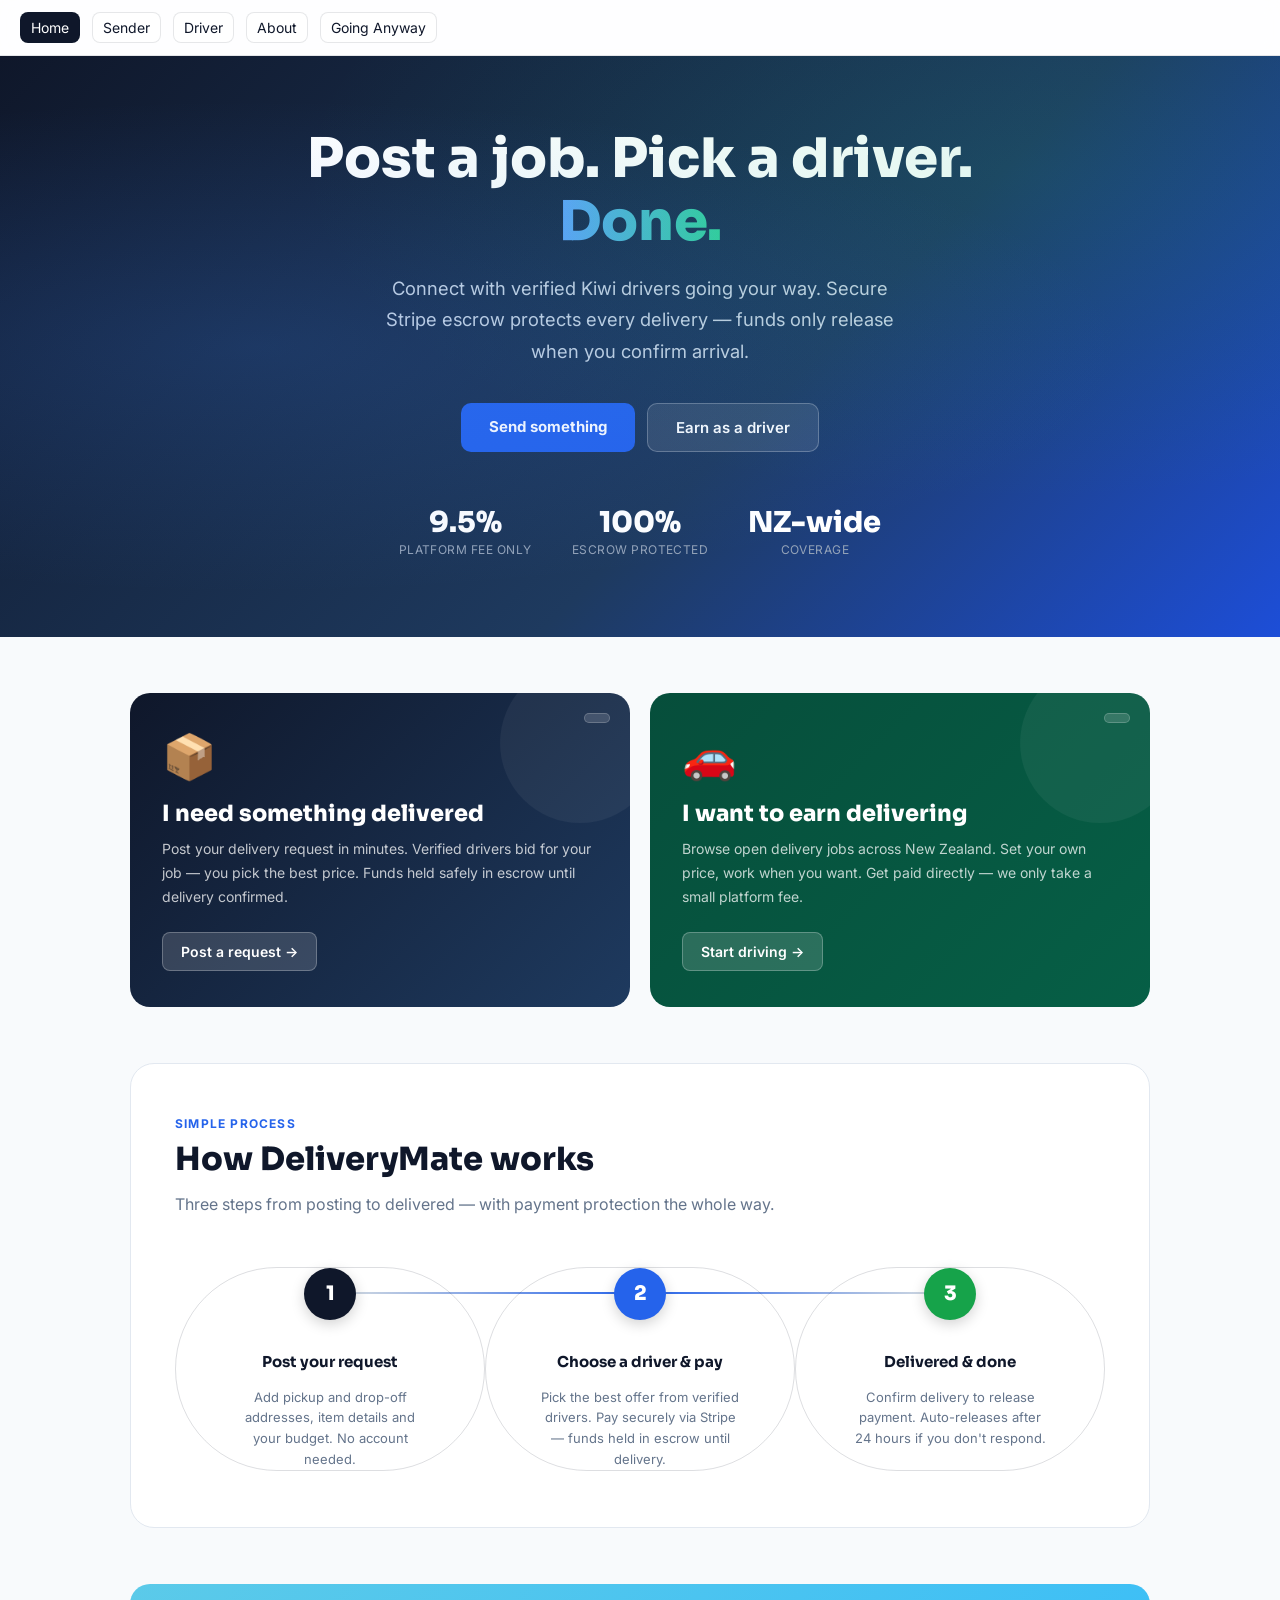
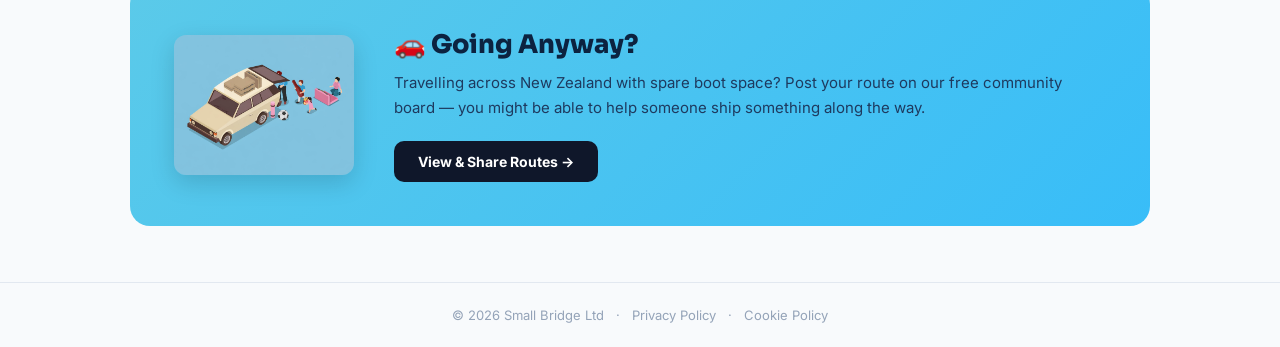
<file: index.html>
<!doctype html>
<html lang="en">
<head>
  <meta charset="utf-8" />
  <meta name="viewport" content="width=device-width, initial-scale=1" />
  <title>DeliveryMate — NZ Peer-to-Peer Delivery</title>
  <link rel="stylesheet" href="/css/main.css" />
  <link rel="stylesheet" href="/css/components.css" />
  <link rel="stylesheet" href="/css/layout.css" />
  <script type="module" src="/js/app.js"></script>
  <link rel="preconnect" href="https://fonts.googleapis.com">
  <link rel="preconnect" href="https://fonts.gstatic.com" crossorigin>
  <link href="https://fonts.googleapis.com/css2?family=Sora:wght@400;600;700;800&family=Inter:wght@400;500;600&display=swap" rel="stylesheet">

  <style>
    *, *::before, *::after { box-sizing: border-box; }
    body { font-family: 'Inter', sans-serif; background: #f8fafc; color: #0f172a; margin: 0; }

    /* ── Hero ── */
    .hero {
      background: linear-gradient(135deg, #0f172a 0%, #1e3a5f 60%, #1d4ed8 100%);
      color: white;
      padding: 72px 24px 80px;
      text-align: center;
      position: relative;
      overflow: hidden;
    }
    .hero::before {
      content: '';
      position: absolute;
      inset: 0;
      background:
        radial-gradient(ellipse at 20% 50%, rgba(59,130,246,0.18) 0%, transparent 60%),
        radial-gradient(ellipse at 80% 20%, rgba(16,185,129,0.12) 0%, transparent 50%);
      pointer-events: none;
    }
    .hero-badge {
      display: inline-block;
      background: rgba(255,255,255,0.1);
      border: 1px solid rgba(255,255,255,0.2);
      border-radius: 100px;
      padding: 6px 16px;
      font-size: 13px;
      font-weight: 600;
      letter-spacing: .04em;
      color: #93c5fd;
      margin-bottom: 24px;
    }
    .hero h1 {
      font-family: 'Sora', sans-serif;
      font-size: clamp(2rem, 5vw, 3.4rem);
      font-weight: 800;
      line-height: 1.15;
      margin: 0 auto 20px;
      max-width: 720px;
    }
    .hero h1 span {
      background: linear-gradient(90deg, #60a5fa, #34d399);
      -webkit-background-clip: text;
      -webkit-text-fill-color: transparent;
      background-clip: text;
    }
    .hero-sub {
      font-size: clamp(1rem, 2vw, 1.15rem);
      color: #cbd5e1;
      max-width: 540px;
      margin: 0 auto 36px;
      line-height: 1.7;
    }
    .hero-cta { display: flex; gap: 12px; justify-content: center; flex-wrap: wrap; }
    .btn-hero-primary {
      background: #2563eb; color: white; padding: 14px 28px; border-radius: 10px;
      font-weight: 700; font-size: 15px; text-decoration: none; display: inline-block;
      transition: background .15s, transform .1s;
    }
    .btn-hero-primary:hover { background: #1d4ed8; transform: translateY(-1px); }
    .btn-hero-secondary {
      background: rgba(255,255,255,0.1); color: white; padding: 14px 28px; border-radius: 10px;
      font-weight: 600; font-size: 15px; text-decoration: none; display: inline-block;
      border: 1px solid rgba(255,255,255,0.25); transition: background .15s, transform .1s;
    }
    .btn-hero-secondary:hover { background: rgba(255,255,255,0.18); transform: translateY(-1px); }
    .hero-stats { display: flex; justify-content: center; gap: 40px; margin-top: 52px; flex-wrap: wrap; }
    .hero-stat { text-align: center; }
    .hero-stat-num { font-family: 'Sora', sans-serif; font-size: 1.8rem; font-weight: 800; color: white; }
    .hero-stat-label { font-size: 12px; color: #94a3b8; margin-top: 2px; letter-spacing: .04em; text-transform: uppercase; }

    /* ── Layout ── */
    .page { max-width: 1060px; margin: 0 auto; padding: 0 20px; }
    .section-label { font-size: 12px; font-weight: 700; letter-spacing: .1em; text-transform: uppercase; color: #2563eb; margin-bottom: 8px; }
    .section-title { font-family: 'Sora', sans-serif; font-size: clamp(1.5rem, 3vw, 2rem); font-weight: 800; color: #0f172a; margin: 0 0 12px; }
    .section-sub { color: #64748b; font-size: 1rem; max-width: 620px; line-height: 1.7; margin: 0; }

    /* ── Role cards ── */
    .roles { display: grid; grid-template-columns: 1fr 1fr; gap: 20px; margin: 56px 0; }
    @media (max-width: 640px) { .roles { grid-template-columns: 1fr; } }
    .role-card {
      border-radius: 20px; padding: 36px 32px; position: relative;
      overflow: hidden; text-decoration: none; display: block;
      transition: transform .2s, box-shadow .2s;
    }
    .role-card:hover { transform: translateY(-4px); box-shadow: 0 20px 40px rgba(0,0,0,.12); }
    .role-card-sender { background: linear-gradient(135deg, #0f172a 0%, #1e3a5f 100%); }
    .role-card-driver { background: linear-gradient(135deg, #064e3b 0%, #065f46 100%); }
    .role-card::after {
      content: ''; position: absolute; right: -30px; top: -30px;
      width: 160px; height: 160px; border-radius: 50%; background: rgba(255,255,255,0.05);
    }
    .role-emoji { font-size: 44px; margin-bottom: 16px; display: block; }
    .role-title { font-family: 'Sora', sans-serif; font-size: 1.4rem; font-weight: 800; margin: 0 0 10px; color: white; }
    .role-desc { font-size: 14px; line-height: 1.7; color: rgba(255,255,255,0.75); margin: 0 0 24px; }
    .role-link {
      display: inline-flex; align-items: center; gap: 6px;
      background: rgba(255,255,255,0.15); border: 1px solid rgba(255,255,255,0.25);
      color: white; padding: 10px 18px; border-radius: 8px; font-size: 14px;
      font-weight: 600; text-decoration: none; transition: background .15s;
    }
    .role-link:hover { background: rgba(255,255,255,0.25); }
    .role-fee {
      position: absolute; top: 20px; right: 20px;
      background: rgba(255,255,255,0.15); border: 1px solid rgba(255,255,255,0.2);
      border-radius: 100px; padding: 4px 12px; font-size: 12px;
      font-weight: 700; color: rgba(255,255,255,0.9);
    }

    /* ── Trust strip ── */
    .trust-strip { display: flex; justify-content: center; gap: 12px; flex-wrap: wrap; margin: 0 0 56px; }
    .trust-pill {
      display: flex; align-items: center; gap: 8px;
      background: white; border: 1px solid #e2e8f0; border-radius: 100px;
      padding: 10px 18px; font-size: 13px; font-weight: 600; color: #374151;
    }

    /* ── How it works ── */
    .how-section {
      background: white; border-radius: 24px; padding: 52px 44px 56px;
      margin: 0 0 56px; border: 1px solid #e2e8f0; overflow: visible;
    }
    @media (max-width: 640px) { .how-section { padding: 32px 24px 40px; } }
    .how-section-header { display: flex; justify-content: space-between; align-items: flex-end; margin-bottom: 48px; flex-wrap: wrap; gap: 16px; }
    .steps { display: grid; grid-template-columns: repeat(3, 1fr); gap: 0; position: relative; }
    @media (max-width: 640px) { .steps { grid-template-columns: 1fr; gap: 32px; } }
    .steps::before {
      content: ''; position: absolute; top: 25px;
      left: calc(16.6% + 26px); right: calc(16.6% + 26px);
      height: 2px; background: linear-gradient(90deg, #cbd5e1, #2563eb, #cbd5e1);
      z-index: 0;
    }
    @media (max-width: 640px) { .steps::before { display: none; } }
    .step { text-align: center; padding: 0 24px; position: relative; display: flex; flex-direction: column; align-items: center; }
    .step-num {
      width: 52px; height: 52px; border-radius: 50%;
      display: flex; align-items: center; justify-content: center;
      flex-shrink: 0;
      font-family: 'Sora', sans-serif; font-size: 20px; font-weight: 800;
      color: white; margin: 0 0 24px; position: relative; z-index: 1;
      box-shadow: 0 4px 14px rgba(0,0,0,0.18);
      line-height: 1;
    }
    .step-num::before { display: none; }
    .step h3 { font-family: 'Sora', sans-serif; font-size: 15px; font-weight: 700; color: #0f172a; margin: 0 0 8px; }
    .step p { font-size: 13px; color: #64748b; margin: 0; line-height: 1.6; max-width: 200px; }

    /* ── Going Anyway ── */
    .going-anyway {
      background: linear-gradient(135deg, #5bcae9 0%, #38bdf8 100%);
      border-radius: 20px; padding: 44px; margin: 0 0 56px;
      display: flex; align-items: center; gap: 40px; flex-wrap: wrap;
    }
    .going-anyway-img {
      width: 180px; height: 140px; border-radius: 12px;
      object-fit: cover; flex-shrink: 0; box-shadow: 0 8px 24px rgba(0,0,0,0.15);
    }
    .going-anyway-text { flex: 1; min-width: 240px; }
    .going-anyway h2 { font-family: 'Sora', sans-serif; font-size: 1.6rem; font-weight: 800; color: #0c2340; margin: 0 0 10px; }
    .going-anyway p { color: #1e3a5f; margin: 0 0 20px; line-height: 1.7; font-size: 15px; }
    .btn-going {
      display: inline-block; background: #0f172a; color: white;
      padding: 12px 24px; border-radius: 10px; font-weight: 700;
      font-size: 14px; text-decoration: none; transition: background .15s, transform .1s;
    }
    .btn-going:hover { background: #1e293b; transform: translateY(-1px); }
    @media (max-width: 640px) {
      .going-anyway { padding: 28px 24px; gap: 24px; }
      .going-anyway-img { width: 100%; height: 160px; }
    }

    /* ── Footer ── */
    .site-footer { text-align: center; padding: 24px; font-size: 13px; color: #94a3b8; border-top: 1px solid #e2e8f0; }
    .site-footer a { color: #94a3b8; text-decoration: none; }
    .site-footer a:hover { color: #64748b; }
  </style>
</head>

<body>

  <header class="topbar">
    <nav class="nav">
      <a href="/index.html" class="active">Home</a>
      <a href="/sender.html">Sender</a>
      <a href="/driver.html">Driver</a>
      <a href="/about.html">About</a>
      <a href="/going-anyway.html">Going Anyway</a>
      <a href="/admin.html" id="navAdmin" style="display:none;">Admin</a>
    </nav>
  </header>

  <!-- Hero -->
  <section class="hero">
    <h1>Post a job. Pick a driver.<br><span>Done.</span></h1>
    <p class="hero-sub">Connect with verified Kiwi drivers going your way. Secure Stripe escrow protects every delivery — funds only release when you confirm arrival.</p>
    <div class="hero-cta">
      <a class="btn-hero-primary" href="/sender.html">Send something</a>
      <a class="btn-hero-secondary" href="/driver.html">Earn as a driver</a>
    </div>
    <div class="hero-stats">
      <div class="hero-stat">
        <div class="hero-stat-num">9.5%</div>
        <div class="hero-stat-label">Platform fee only</div>
      </div>
      <div class="hero-stat">
        <div class="hero-stat-num">100%</div>
        <div class="hero-stat-label">Escrow protected</div>
      </div>
      <div class="hero-stat">
        <div class="hero-stat-num">NZ-wide</div>
        <div class="hero-stat-label">Coverage</div>
      </div>
    </div>
  </section>

  <main class="page">

    <!-- Two-sided role cards -->
    <div class="roles">
      <a class="role-card role-card-sender" href="/sender.html">
        <span class="role-fee"></span>
        <span class="role-emoji">📦</span>
        <div class="role-title">I need something delivered</div>
        <p class="role-desc">Post your delivery request in minutes. Verified drivers bid for your job — you pick the best price. Funds held safely in escrow until delivery confirmed.</p>
        <span class="role-link">Post a request →</span>
      </a>
      <a class="role-card role-card-driver" href="/driver.html">
        <span class="role-fee"></span>
        <span class="role-emoji">🚗</span>
        <div class="role-title">I want to earn delivering</div>
        <p class="role-desc">Browse open delivery jobs across New Zealand. Set your own price, work when you want. Get paid directly — we only take a small platform fee.</p>
        <span class="role-link">Start driving →</span>
      </a>
    </div>



    <!-- How it works -->
    <div class="how-section">
      <div class="how-section-header">
        <div>
          <div class="section-label">Simple process</div>
          <h2 class="section-title">How DeliveryMate works</h2>
          <p class="section-sub">Three steps from posting to delivered — with payment protection the whole way.</p>
        </div>
      </div>
      <div class="steps">
        <div class="step">
          <div class="step-num" style="background:#0f172a;"><span style="font-family:'Sora',sans-serif;font-weight:800;font-size:20px;color:white;line-height:1;">1</span></div>
          <h3>Post your request</h3>
          <p>Add pickup and drop-off addresses, item details and your budget. No account needed.</p>
        </div>
        <div class="step">
          <div class="step-num" style="background:#2563eb;"><span style="font-family:'Sora',sans-serif;font-weight:800;font-size:20px;color:white;line-height:1;">2</span></div>
          <h3>Choose a driver &amp; pay</h3>
          <p>Pick the best offer from verified drivers. Pay securely via Stripe — funds held in escrow until delivery.</p>
        </div>
        <div class="step">
          <div class="step-num" style="background:#16a34a;"><span style="font-family:'Sora',sans-serif;font-weight:800;font-size:20px;color:white;line-height:1;">3</span></div>
          <h3>Delivered &amp; done</h3>
          <p>Confirm delivery to release payment. Auto-releases after 24 hours if you don't respond.</p>
        </div>
      </div>
    </div>

    <!-- Going Anyway promo -->
    <div class="going-anyway">
      <img
        src="/images/going-anyway-hero.png"
        alt="Going Anyway — spare boot space community board"
        class="going-anyway-img"
        onerror="this.style.display='none'"
      />
      <div class="going-anyway-text">
        <h2>🚗 Going Anyway?</h2>
        <p>Travelling across New Zealand with spare boot space? Post your route on our free community board — you might be able to help someone ship something along the way.</p>
        <a class="btn-going" href="/going-anyway.html">View &amp; Share Routes →</a>
      </div>
    </div>

  </main>

  <footer class="site-footer">
    <span>© 2026 Small Bridge Ltd</span>
    <span style="margin:0 8px;">·</span>
    <a href="/terms/privacy-policy.html">Privacy Policy</a>
    <span style="margin:0 8px;">·</span>
    <a href="/terms/cookie-policy.html">Cookie Policy</a>
  </footer>

</body>
</html>
</file>
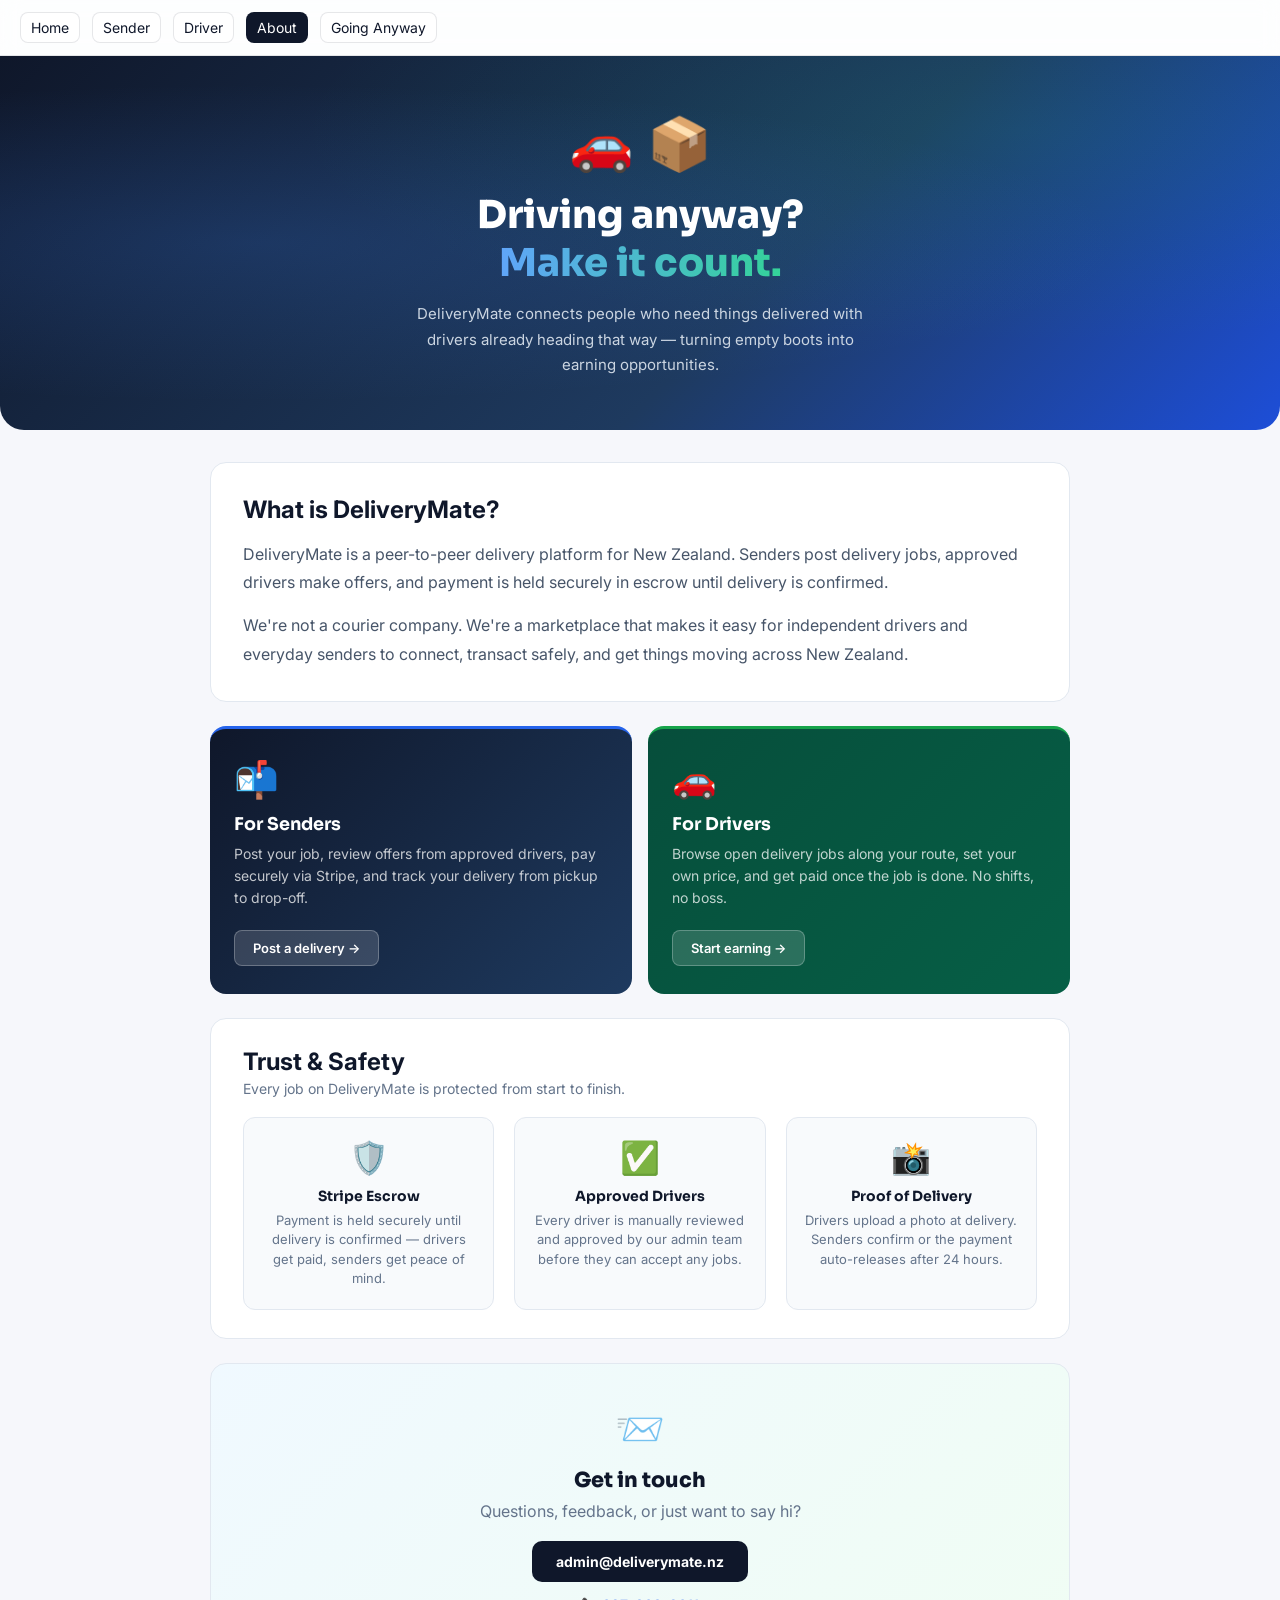
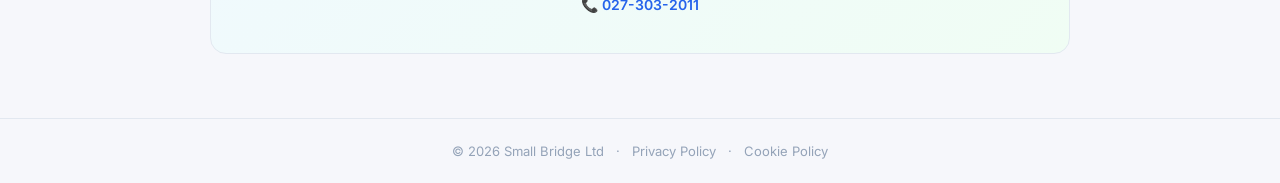
<file: about.html>
<!doctype html>
<html lang="en">
<head>
  <meta charset="utf-8" />
  <meta name="viewport" content="width=device-width, initial-scale=1" />
  <title>DeliveryMate — About</title>
  <link rel="stylesheet" href="/css/main.css" />
  <link rel="stylesheet" href="/css/components.css" />
  <link rel="stylesheet" href="/css/layout.css" />
  <script type="module" src="/js/app.js"></script>
  <link rel="preconnect" href="https://fonts.googleapis.com">
  <link rel="preconnect" href="https://fonts.gstatic.com" crossorigin>
  <link href="https://fonts.googleapis.com/css2?family=Sora:wght@600;700;800&family=Inter:wght@400;500;600&display=swap" rel="stylesheet">

  <style>
    body { font-family: 'Inter', sans-serif; }

    /* ── Hero ── */
    .about-hero {
      background: linear-gradient(135deg, #0f172a 0%, #1e3a5f 60%, #1d4ed8 100%);
      color: white;
      padding: 56px 32px 52px;
      border-radius: 0 0 24px 24px;
      margin-bottom: 32px;
      text-align: center;
      position: relative;
      overflow: hidden;
    }
    .about-hero::before {
      content: '';
      position: absolute; inset: 0;
      background:
        radial-gradient(ellipse at 20% 50%, rgba(59,130,246,0.18) 0%, transparent 60%),
        radial-gradient(ellipse at 80% 20%, rgba(16,185,129,0.12) 0%, transparent 50%);
      pointer-events: none;
    }
    .about-hero-emoji { font-size: 52px; margin-bottom: 16px; display: block; position: relative; }
    .about-hero h1 {
      font-family: 'Sora', sans-serif;
      font-size: clamp(1.6rem, 4vw, 2.4rem);
      font-weight: 800; margin: 0 0 14px; color: white; position: relative;
    }
    .about-hero h1 span {
      background: linear-gradient(90deg, #60a5fa, #34d399);
      -webkit-background-clip: text; -webkit-text-fill-color: transparent; background-clip: text;
    }
    .about-hero p {
      font-size: 15px; color: #cbd5e1; max-width: 480px;
      margin: 0 auto; line-height: 1.7; position: relative;
    }

    /* ── Layout ── */
    .about-body { max-width: 860px; margin: 0 auto; padding: 0 20px 40px; }

    /* ── Section headings ── */
    .card h2 { font-family: 'Sora', sans-serif; font-size: 1.2rem; font-weight: 700; color: #0f172a; }
    .card h3 { font-family: 'Sora', sans-serif; font-weight: 700; }

    /* ── What we do ── */
    .what-card {
      background: white; border: 1px solid #e2e8f0; border-radius: 16px;
      padding: 32px; margin-bottom: 24px;
    }
    .what-card p { color: #475569; line-height: 1.8; margin: 0 0 14px; }
    .what-card p:last-child { margin-bottom: 0; }

    /* ── Role cards ── */
    .role-pair { display: grid; grid-template-columns: 1fr 1fr; gap: 16px; margin-bottom: 24px; }
    @media (max-width: 580px) { .role-pair { grid-template-columns: 1fr; } }

    .role-card {
      border-radius: 16px; padding: 28px 24px;
      color: white; text-decoration: none; display: block;
      transition: transform .2s, box-shadow .2s;
    }
    .role-card:hover { transform: translateY(-3px); box-shadow: 0 16px 32px rgba(0,0,0,.12); }
    .role-card-sender { background: linear-gradient(135deg, #0f172a, #1e3a5f); border-top: 3px solid #2563eb; }
    .role-card-driver { background: linear-gradient(135deg, #064e3b, #065f46); border-top: 3px solid #16a34a; }
    .role-card-emoji { font-size: 36px; margin-bottom: 12px; display: block; }
    .role-card h3 { font-family: 'Sora', sans-serif; font-size: 1.1rem; font-weight: 700; color: white; margin: 0 0 8px; }
    .role-card p { font-size: 14px; color: rgba(255,255,255,0.75); line-height: 1.6; margin: 0 0 20px; }
    .role-card-link {
      display: inline-block; background: rgba(255,255,255,0.15);
      border: 1px solid rgba(255,255,255,0.25); color: white;
      padding: 9px 18px; border-radius: 8px; font-size: 13px;
      font-weight: 600; text-decoration: none; transition: background .15s;
    }
    .role-card-link:hover { background: rgba(255,255,255,0.25); }

    /* ── Trust items ── */
    .trust-card {
      background: white; border: 1px solid #e2e8f0; border-radius: 16px;
      padding: 28px 32px; margin-bottom: 24px;
    }
    .trust-grid { display: grid; grid-template-columns: repeat(3, 1fr); gap: 20px; margin-top: 20px; }
    @media (max-width: 580px) { .trust-grid { grid-template-columns: 1fr; } }

    .trust-item {
      background: #f8fafc; border: 1px solid #e2e8f0; border-radius: 12px;
      padding: 20px 16px; text-align: center;
      transition: box-shadow .2s, transform .2s;
    }
    .trust-item:hover { box-shadow: 0 6px 20px rgba(0,0,0,.06); transform: translateY(-2px); }
    .trust-item-icon { font-size: 32px; margin-bottom: 10px; display: block; }
    .trust-item-title { font-family: 'Sora', sans-serif; font-weight: 700; font-size: 14px; color: #0f172a; margin-bottom: 6px; }
    .trust-item-desc { font-size: 13px; color: #64748b; line-height: 1.5; }

    /* ── Contact ── */
    .contact-card {
      background: linear-gradient(135deg, #f0f9ff 0%, #f0fdf4 100%);
      border: 1px solid #e2e8f0; border-radius: 16px;
      padding: 40px 32px; margin-bottom: 24px; text-align: center;
    }
    .contact-card h2 { font-family: 'Sora', sans-serif; font-size: 1.3rem; font-weight: 800; color: #0f172a; margin: 0 0 8px; }
    .contact-card p { color: #64748b; margin: 0 0 20px; }
    .contact-btn {
      display: inline-block; background: #0f172a; color: white;
      padding: 12px 24px; border-radius: 10px; font-weight: 700;
      font-size: 14px; text-decoration: none; transition: background .15s;
    }
    .contact-btn:hover { background: #1e293b; }
    .contact-phone { margin-top: 14px; color: #64748b; font-size: 14px; }
    .contact-phone a { color: #2563eb; font-weight: 600; text-decoration: none; }
    .contact-phone a:hover { text-decoration: underline; }

    /* ── Footer ── */
    .site-footer { text-align: center; padding: 24px; font-size: 13px; color: #94a3b8; border-top: 1px solid #e2e8f0; }
    .site-footer a { color: #94a3b8; text-decoration: none; }
    .site-footer a:hover { color: #64748b; }
  </style>
</head>

<body>
  <header class="topbar">
    <nav class="nav">
      <a href="/index.html">Home</a>
      <a href="/sender.html">Sender</a>
      <a href="/driver.html">Driver</a>
      <a href="/about.html" class="active">About</a>
      <a href="/going-anyway.html">Going Anyway</a>
      <a href="/admin.html" id="navAdmin" style="display:none;">Admin</a>
    </nav>
  </header>

  <!-- Hero -->
  <section class="about-hero">
    <span class="about-hero-emoji">🚗 📦</span>
    <h1>Driving anyway?<br><span>Make it count.</span></h1>
    <p>DeliveryMate connects people who need things delivered with drivers already heading that way — turning empty boots into earning opportunities.</p>
  </section>

  <main class="about-body">

    <!-- What we do -->
    <div class="what-card">
      <h2 style="margin:0 0 16px;">What is DeliveryMate?</h2>
      <p>
        DeliveryMate is a peer-to-peer delivery platform for New Zealand. Senders post delivery jobs, approved drivers make offers, and payment is held securely in escrow until delivery is confirmed.
      </p>
      <p>
        We're not a courier company. We're a marketplace that makes it easy for independent drivers and everyday senders to connect, transact safely, and get things moving across New Zealand.
      </p>
    </div>

    <!-- For senders / For drivers -->
    <div class="role-pair">
      <a class="role-card role-card-sender" href="/sender.html">
        <span class="role-card-emoji">📬</span>
        <h3>For Senders</h3>
        <p>Post your job, review offers from approved drivers, pay securely via Stripe, and track your delivery from pickup to drop-off.</p>
        <span class="role-card-link">Post a delivery →</span>
      </a>
      <a class="role-card role-card-driver" href="/driver.html">
        <span class="role-card-emoji">🚗</span>
        <h3>For Drivers</h3>
        <p>Browse open delivery jobs along your route, set your own price, and get paid once the job is done. No shifts, no boss.</p>
        <span class="role-card-link">Start earning →</span>
      </a>
    </div>

    <!-- Trust & Safety -->
    <div class="trust-card">
      <h2 style="margin:0 0 4px;">Trust &amp; Safety</h2>
      <p style="color:#64748b; font-size:14px; margin:0;">Every job on DeliveryMate is protected from start to finish.</p>
      <div class="trust-grid">
        <div class="trust-item">
          <span class="trust-item-icon">🛡️</span>
          <div class="trust-item-title">Stripe Escrow</div>
          <div class="trust-item-desc">Payment is held securely until delivery is confirmed — drivers get paid, senders get peace of mind.</div>
        </div>
        <div class="trust-item">
          <span class="trust-item-icon">✅</span>
          <div class="trust-item-title">Approved Drivers</div>
          <div class="trust-item-desc">Every driver is manually reviewed and approved by our admin team before they can accept any jobs.</div>
        </div>
        <div class="trust-item">
          <span class="trust-item-icon">📸</span>
          <div class="trust-item-title">Proof of Delivery</div>
          <div class="trust-item-desc">Drivers upload a photo at delivery. Senders confirm or the payment auto-releases after 24 hours.</div>
        </div>
      </div>
    </div>

    <!-- Contact -->
    <div class="contact-card">
      <div style="font-size:40px; margin-bottom:14px;">📨</div>
      <h2>Get in touch</h2>
      <p>Questions, feedback, or just want to say hi?</p>
      <a href="mailto:admin@deliverymate.nz" class="contact-btn">admin@deliverymate.nz</a>
      <div class="contact-phone">📞 <a href="tel:+6427303201">027-303-2011</a></div>
    </div>

  </main>

  <footer class="site-footer">
    <span>© 2026 Small Bridge Ltd</span>
    <span style="margin:0 8px;">·</span>
    <a href="/terms/privacy-policy.html">Privacy Policy</a>
    <span style="margin:0 8px;">·</span>
    <a href="/terms/cookie-policy.html">Cookie Policy</a>
  </footer>

</body>
</html>
</file>
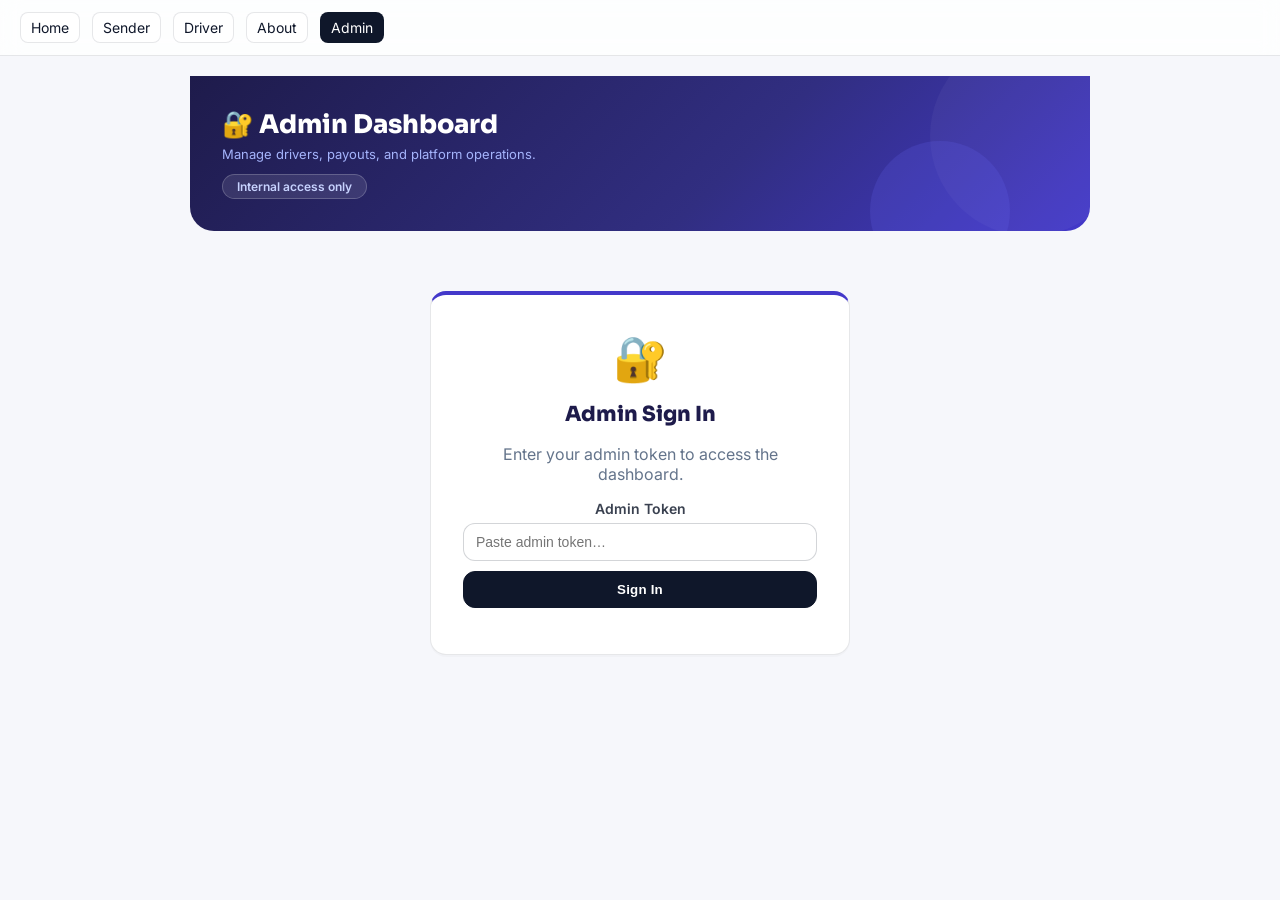
<file: admin.html>
<!doctype html>
<html lang="en">
<head>
  <meta charset="utf-8" />
  <meta name="viewport" content="width=device-width, initial-scale=1" />
  <title>DeliveryMate — Admin</title>
  <link rel="stylesheet" href="/css/main.css" />
  <link rel="stylesheet" href="/css/components.css" />
  <link rel="stylesheet" href="/css/layout.css" />
  <style>
    /* ── Admin-specific styles ── */
    .admin-gate   { max-width: 420px; margin: 60px auto; }
    .tab-bar      { display: flex; gap: 4px; margin-bottom: 16px; flex-wrap: wrap; }
    .tab-btn      { padding: 8px 18px; border: 1px solid rgba(0,0,0,.15); border-radius: 6px;
                    background: transparent; cursor: pointer; font-size: 14px; font-weight: 600;
                    transition: background .15s, border-color .15s; }
    .tab-btn.active { background: #0284c7; color: #fff; border-color: #0284c7; }
    .tab-btn:hover:not(.active) { background: rgba(2,132,199,.07); border-color: #0284c7; }

    .driver-card  { border: 1px solid rgba(0,0,0,.1); border-radius: 10px; padding: 16px;
                    margin: 10px 0; background: #fff; }
    .driver-card.pending { border-left: 4px solid #f59e0b; }
    .driver-card.approved { border-left: 4px solid #22c55e; }
    .driver-card.disabled { border-left: 4px solid #ef4444; opacity: .75; }

    .badge        { display: inline-block; padding: 2px 8px; border-radius: 999px;
                    font-size: 12px; font-weight: 700; }
    .badge-pending  { background: rgba(245,158,11,.15); color: #92400e; }
    .badge-approved { background: rgba(34,197,94,.15);  color: #166534; }
    .badge-disabled { background: rgba(239,68,68,.15);  color: #991b1b; }

    .stat-grid    { display: grid; grid-template-columns: repeat(auto-fill, minmax(140px,1fr)); gap: 10px; margin: 12px 0; }
    .stat-box     { padding: 12px 14px; border-radius: 8px; border: 1px solid rgba(0,0,0,.08); background: rgba(0,0,0,.02); }
    .stat-label   { font-size: 12px; color: #64748b; margin-bottom: 4px; }
    .stat-value   { font-size: 22px; font-weight: 800; }

    .action-item  { padding: 10px 14px; border-radius: 8px; margin: 6px 0;
                    background: rgba(239,68,68,.05); border: 1px solid rgba(239,68,68,.2); }
    .action-item.warn { background: rgba(245,158,11,.05); border-color: rgba(245,158,11,.3); }

    .req-table    { width: 100%; border-collapse: collapse; font-size: 13px; margin-top: 10px; }
    .req-table th { text-align: left; padding: 6px 8px; border-bottom: 2px solid rgba(0,0,0,.08);
                    font-size: 11px; text-transform: uppercase; color: #64748b; }
    .req-table td { padding: 7px 8px; border-bottom: 1px solid rgba(0,0,0,.05); vertical-align: middle; }
    .req-table tr:last-child td { border-bottom: none; }
    .req-table tr:hover td { background: rgba(2,132,199,.03); }

    .section-title { font-size: 18px; font-weight: 700; margin: 0 0 4px; }
    .divider       { border: none; border-top: 1px solid rgba(0,0,0,.08); margin: 20px 0; }
    .pill          { display: inline-block; padding: 1px 7px; border-radius: 999px;
                     font-size: 11px; font-weight: 600; }
    .pill-open     { background: rgba(59,130,246,.12); color: #1e40af; }
    .pill-accepted { background: rgba(245,158,11,.12); color: #78350f; }
    .pill-pickedup { background: rgba(99,102,241,.12); color: #312e81; }
    .pill-delivered{ background: rgba(34,197,94,.12);  color: #14532d; }
    .pill-cancelled{ background: rgba(239,68,68,.12);  color: #7f1d1d; }
    .pill-funded   { background: rgba(34,197,94,.12);  color: #14532d; }
    .pill-released { background: rgba(16,185,129,.12); color: #064e3b; }
    .pill-none     { background: rgba(0,0,0,.05);      color: #475569; }

    .empty-state  { color: #94a3b8; font-size: 14px; padding: 16px 0; }
    .spinner      { display: inline-block; width: 14px; height: 14px; border: 2px solid rgba(0,0,0,.15);
                    border-top-color: #0284c7; border-radius: 50%; animation: spin .6s linear infinite; }
    @keyframes spin { to { transform: rotate(360deg); } }

    pre.admin-pre { background: rgba(0,0,0,.03); border: 1px solid rgba(0,0,0,.08);
                    border-radius: 6px; padding: 12px; font-size: 12px;
                    white-space: pre-wrap; word-break: break-all; max-height: 300px; overflow-y: auto; }

    .job-card {
      border: 1px solid rgba(0,0,0,.1); border-radius: 10px; padding: 16px;
      margin: 10px 0; background: #fff; transition: box-shadow .15s;
    }
    .job-card:hover { box-shadow: 0 2px 12px rgba(0,0,0,.08); }
    .job-card.status-open      { border-left: 4px solid #3b82f6; }
    .job-card.status-accepted  { border-left: 4px solid #f59e0b; }
    .job-card.status-picked_up { border-left: 4px solid #8b5cf6; }
    .job-card.status-delivered { border-left: 4px solid #22c55e; }
    .job-card.status-cancelled { border-left: 4px solid #ef4444; opacity: .7; }

    .job-card-header {
      display: flex; justify-content: space-between; align-items: flex-start;
      gap: 8px; flex-wrap: wrap; margin-bottom: 12px;
    }
    .job-id { font-size: 18px; font-weight: 800; font-family: 'Sora', sans-serif; color: #0f172a; }
    .job-meta { display: grid; grid-template-columns: repeat(auto-fill, minmax(220px, 1fr)); gap: 8px; }
    .job-field { font-size: 13px; }
    .job-field-label { font-size: 11px; text-transform: uppercase; color: #94a3b8; font-weight: 600; margin-bottom: 2px; }
    .job-field-value { color: #0f172a; font-weight: 500; word-break: break-word; }
    .job-field-value.missing { color: #dc2626; font-style: italic; }
    .job-field-value a { color: #0284c7; text-decoration: none; }
    .job-field-value a:hover { text-decoration: underline; }

    .sender-box {
      background: rgba(2,132,199,.04); border: 1px solid rgba(2,132,199,.15);
      border-radius: 8px; padding: 12px 14px; margin-top: 12px;
    }
    .sender-box-title { font-size: 11px; text-transform: uppercase; font-weight: 700;
      color: #0284c7; margin-bottom: 8px; letter-spacing: .05em; }

    .missing-badge {
      display: inline-block; background: rgba(239,68,68,.1); color: #b91c1c;
      border: 1px solid rgba(239,68,68,.25); border-radius: 4px;
      font-size: 11px; font-weight: 700; padding: 1px 6px; margin-left: 6px; vertical-align: middle;
    }

    /* ── Visual polish ── */
    body { font-family: 'Inter', sans-serif; }

    .admin-hero {
      background: linear-gradient(135deg, #1e1b4b 0%, #312e81 60%, #4338ca 100%);
      color: white; padding: 32px; border-radius: 0 0 24px 24px;
      margin-bottom: 24px; position: relative; overflow: hidden;
    }
    .admin-hero::before {
      content: ''; position: absolute; right: -40px; top: -40px;
      width: 200px; height: 200px; border-radius: 50%;
      background: rgba(255,255,255,0.04);
    }
    .admin-hero::after {
      content: ''; position: absolute; right: 80px; bottom: -50px;
      width: 140px; height: 140px; border-radius: 50%;
      background: rgba(99,102,241,0.2);
    }
    .admin-hero h1 {
      font-family: 'Sora', sans-serif; font-size: 1.6rem;
      font-weight: 800; margin: 0 0 6px; color: white;
    }
    .admin-hero p { font-size: 13px; color: #a5b4fc; margin: 0; }
    .admin-hero-badge {
      background: rgba(255,255,255,0.1); border: 1px solid rgba(255,255,255,0.2);
      border-radius: 100px; padding: 4px 14px; font-size: 12px;
      font-weight: 600; color: #c7d2fe; display: inline-block; margin-top: 12px;
    }

    .admin-gate { max-width: 420px; margin: 60px auto; }
    .admin-gate .card {
      border-top: 4px solid #4338ca;
      text-align: center; padding: 36px 32px;
    }
    .admin-gate .card h2 {
      font-family: 'Sora', sans-serif; font-size: 1.3rem;
      font-weight: 800; color: #1e1b4b;
    }
    .admin-gate-icon { font-size: 44px; margin-bottom: 16px; display: block; }

    .dash-topbar {
      display: flex; align-items: center; justify-content: space-between;
      background: white; border: 1px solid #e2e8f0; border-radius: 12px;
      padding: 12px 18px; margin-bottom: 20px; gap: 12px; flex-wrap: wrap;
    }

    .section-title {
      font-family: 'Sora', sans-serif; font-size: 16px;
      font-weight: 700; color: #0f172a;
    }
    .card h2 { font-family: 'Sora', sans-serif; font-weight: 700; }

    /* Section accent borders */
    #adminDashboard > section:nth-of-type(1) { border-top: 3px solid #f59e0b; }
    #adminDashboard > section:nth-of-type(2) { border-top: 3px solid #2563eb; }
    #adminDashboard > section:nth-of-type(3) { border-top: 3px solid #16a34a; }
    #adminDashboard > section:nth-of-type(4) { border-top: 3px solid #3b82f6; }
    #adminDashboard > section:nth-of-type(5) { border-top: 3px solid #0891b2; }
    #adminDashboard > section:nth-of-type(6) { border-top: 3px solid #ef4444; }
    #adminDashboard > section:nth-of-type(7) { border-top: 3px solid #6366f1; }
    #adminDashboard > section:nth-of-type(8) { border-top: 3px solid #10b981; }
  </style>
  <link rel="preconnect" href="https://fonts.googleapis.com">
  <link rel="preconnect" href="https://fonts.gstatic.com" crossorigin>
  <link href="https://fonts.googleapis.com/css2?family=Sora:wght@600;700;800&family=Inter:wght@400;500;600&display=swap" rel="stylesheet">
</head>

<body data-page="admin">
  <header class="topbar">
    <nav class="nav">
      <a href="/index.html">Home</a>
      <a href="/sender.html">Sender</a>
      <a href="/driver.html">Driver</a>
      <a href="/about.html">About</a>
      <a href="/admin.html" class="active">Admin</a>
    </nav>
  </header>

  <main class="container">

    <!-- Page hero -->
    <div class="admin-hero">
      <h1>🔐 Admin Dashboard</h1>
      <p>Manage drivers, payouts, and platform operations.</p>
      <span class="admin-hero-badge">Internal access only</span>
    </div>

    <!-- ── AUTH GATE ──────────────────────────────────────── -->
    <div id="adminGate" class="admin-gate">
      <div class="card">
        <span class="admin-gate-icon">🔐</span>
        <h2 style="margin-top:0;">Admin Sign In</h2>
        <p class="muted">Enter your admin token to access the dashboard.</p>
        <label>Admin Token</label>
        <input type="password" id="adminTokenInput" placeholder="Paste admin token…" autocomplete="off" />
        <button class="btn mt-2" id="adminSignInBtn" style="width:100%;">Sign In</button>
        <div class="result mt-2" id="adminSignInResult"></div>
      </div>
    </div>

    <!-- ── MAIN DASHBOARD ──────────────────────────────────
         Hidden until admin token is validated.
    ──────────────────────────────────────────────────────── -->
    <div id="adminDashboard" class="hidden">

      <!-- Top bar -->
      <div class="dash-topbar">
        <div class="muted" id="adminWelcome"></div>
        <button class="btn ghost" id="adminSignOutBtn">Sign out</button>
      </div>

      <!-- ══════════════════════════════════════════════════
           SECTION 1: DRIVER QUEUE
           Primary feature — review and approve/disable drivers.
      ══════════════════════════════════════════════════════ -->
      <section class="card" style="margin-bottom:20px;">
        <div style="display:flex; justify-content:space-between; align-items:center; gap:10px; flex-wrap:wrap; margin-bottom:16px;">
          <div class="section-title">👥 Driver Queue</div>
          <button class="btn ghost" id="driversRefreshBtn">↺ Refresh</button>
        </div>

        <!-- Status tabs -->
        <div class="tab-bar" id="driverTabBar">
          <button class="tab-btn active" data-status="pending_review">⏳ Pending Review</button>
          <button class="tab-btn" data-status="approved">✅ Approved</button>
          <button class="tab-btn" data-status="disabled">🚫 Disabled</button>
        </div>

        <div id="driverQueueCount" class="muted" style="margin-bottom:10px;"></div>
        <div id="driverQueueList"></div>
      </section>

      <!-- ══════════════════════════════════════════════════
           SECTION 2: SENDER MANAGEMENT
           Search by phone, suspend or reinstate.
      ══════════════════════════════════════════════════════ -->
      <section class="card" style="margin-bottom:20px;">
        <div style="margin-bottom:16px;">
          <div class="section-title">📱 Sender Management</div>
          <div class="muted" style="margin-top:4px;">Search a sender by phone number to view their status or suspend their account.</div>
        </div>

        <!-- Search -->
        <div style="display:flex; gap:10px; flex-wrap:wrap; align-items:flex-end;">
          <div style="flex:1; min-width:200px;">
            <label>Phone number</label>
            <input id="senderSearchPhone" type="tel" placeholder="e.g. 0211234567" />
          </div>
          <button class="btn secondary" id="senderSearchBtn">Search</button>
        </div>
        <div class="result mt-2" id="senderSearchResult"></div>

        <!-- Sender card (hidden until found) -->
        <div id="senderCard" class="hidden" style="margin-top:16px;">
          <div class="driver-card" id="senderCardInner"></div>
        </div>
      </section>

      <!-- ══════════════════════════════════════════════════
           SECTION 3: DRIVER PAYOUTS
           Pending payout run — view, copy, mark paid.
      ══════════════════════════════════════════════════════ -->
      <section class="card" style="margin-bottom:20px;">
        <div style="display:flex; justify-content:space-between; align-items:center; gap:10px; flex-wrap:wrap; margin-bottom:12px;">
          <div>
            <div class="section-title">💰 Driver Payouts</div>
            <div class="muted" style="margin-top:4px;" id="payoutSummaryLine">Loading pending payouts…</div>
          </div>
          <div style="display:flex; gap:8px; flex-wrap:wrap;">
            <button class="btn ghost" id="payoutsRefreshBtn">↺ Refresh</button>
            <button class="btn secondary" id="payoutsCopyBtn">📋 Copy Payout List</button>
          </div>
        </div>
        <div id="payoutsList"></div>
      </section>

      <!-- ══════════════════════════════════════════════════
           SECTION: AVAILABLE JOBS
           Full details of all open requests incl. sender info.
      ══════════════════════════════════════════════════════ -->
      <section class="card" id="availableJobsSection" style="margin-bottom:20px;">
        <div style="display:flex; justify-content:space-between; align-items:center; gap:10px; flex-wrap:wrap; margin-bottom:12px;">
          <div class="section-title">📦 Available Jobs</div>
          <div style="display:flex; gap:8px; flex-wrap:wrap; align-items:center;">
            <select id="jobStatusFilter" style="padding:6px 10px; border:1px solid #e2e8f0; border-radius:6px; font-size:13px; background:#fff;">
              <option value="open">Open</option>
              <option value="accepted">Accepted</option>
              <option value="picked_up">Picked Up</option>
              <option value="delivered">Delivered</option>
              <option value="cancelled">Cancelled</option>
              <option value="all">All</option>
            </select>
            <button class="btn ghost" id="jobsRefreshBtn">↺ Refresh</button>
          </div>
        </div>
        <div class="muted" style="margin-bottom:12px; font-size:13px;">Full job details including sender info. Use this to follow up with senders who have missing address or contact details.</div>
        <div id="jobsCount" class="muted" style="margin-bottom:10px;"></div>
        <div id="jobsList"></div>
      </section>

      <!-- ══════════════════════════════════════════════════
           SECTION 4: PLATFORM SUMMARY
           Counts and recent requests at a glance.
      ══════════════════════════════════════════════════════ -->
      <section class="card" style="margin-bottom:20px;">
        <div style="display:flex; justify-content:space-between; align-items:center; gap:10px; flex-wrap:wrap; margin-bottom:12px;">
          <div class="section-title">📊 Platform Summary</div>
          <button class="btn ghost" id="summaryRefreshBtn">↺ Refresh</button>
        </div>
        <div id="summaryContent"><div class="muted">Loading…</div></div>
      </section>

      <!-- ══════════════════════════════════════════════════
           SECTION 5: ACTION ITEMS
           Things that need admin attention now.
      ══════════════════════════════════════════════════════ -->
      <section class="card" style="margin-bottom:20px;">
        <div style="display:flex; justify-content:space-between; align-items:center; gap:10px; flex-wrap:wrap; margin-bottom:12px;">
          <div class="section-title">🚨 Action Items</div>
          <button class="btn ghost" id="actionItemsRefreshBtn">↺ Refresh</button>
        </div>
        <div id="actionItemsContent"><div class="muted">Loading…</div></div>
      </section>

      <!-- ══════════════════════════════════════════════════
           SECTION 6: REQUEST TOOLS
           Ledger viewer + mark payout paid.
      ══════════════════════════════════════════════════════ -->
      <section class="card" style="margin-bottom:20px;">
        <details>
          <summary style="cursor:pointer; font-weight:700; font-size:18px; font-family:'Sora',sans-serif;">🛠️ Request Tools</summary>
          <div style="margin-top:16px;">

            <!-- Ledger viewer -->
            <div class="section-title" style="font-size:15px; margin-bottom:4px;">View Ledger</div>
            <p class="muted">View all money events for a specific request.</p>
            <div style="display:flex; gap:10px; flex-wrap:wrap; align-items:flex-end;">
              <div style="flex:1; min-width:160px;">
                <label>Request ID</label>
                <input id="ledgerRequestId" type="number" placeholder="e.g. 42" />
              </div>
              <button class="btn secondary" id="ledgerViewBtn">View Ledger</button>
            </div>
            <div class="result mt-2" id="ledgerResult"></div>
            <pre class="admin-pre mt-2" id="ledgerOut" style="display:none;"></pre>

            <hr class="divider" />

            <!-- Mark payout paid -->
            <div class="section-title" style="font-size:15px; margin-bottom:4px;">Mark Payout as Paid</div>
            <p class="muted">Use after manually transferring to a driver's bank account.</p>
            <div style="display:flex; gap:10px; flex-wrap:wrap; align-items:flex-end;">
              <div style="flex:1; min-width:160px;">
                <label>Request ID</label>
                <input id="payoutRequestId" type="number" placeholder="e.g. 42" />
              </div>
              <div style="flex:2; min-width:200px;">
                <label>Payment reference <span class="muted">(optional)</span></label>
                <input id="payoutReference" placeholder="e.g. ANZ-20240217" />
              </div>
              <button class="btn" id="payoutMarkPaidBtn" style="background:#16a34a; border-color:#16a34a;">Mark as Paid</button>
            </div>
            <div class="result mt-2" id="payoutMarkResult"></div>

            <hr class="divider" />

            <!-- Cron tick -->
            <div class="section-title" style="font-size:15px; margin-bottom:4px;">Manual Cron Tick</div>
            <p class="muted">Trigger the auto-release cron manually. Processes any overdue pending-release requests.</p>
            <button class="btn secondary" id="cronTickBtn">Run Cron Tick</button>
            <div class="result mt-2" id="cronResult"></div>
            <pre class="admin-pre mt-2" id="cronOut" style="display:none;"></pre>
          </div>
        </details>
      </section>

      <!-- Going Anyway — Trip Board Moderation -->
      <section class="card" style="margin-bottom:20px;">
        <div style="display:flex; align-items:center; justify-content:space-between; margin-bottom:12px;">
          <div class="section-title">🚗 Going Anyway — Trip Board</div>
          <button class="btn ghost" onclick="loadTrips()">↺ Refresh</button>
        </div>
        <div class="muted" style="margin-bottom:14px;">All active (non-expired) trip posts. You can delete any post.</div>
        <div id="tripBoardCount" class="muted" style="margin-bottom:10px;"></div>
        <div id="tripBoardList"></div>
      </section>

    </div><!-- /adminDashboard -->
  </main>

  <script>
  /* ==========================================================
     Admin Dashboard — All logic inline, no external deps.
     Uses X-Admin-Token header for all API calls.
  ========================================================== */

  /* ----------------------------------------------------------
     API base URL.
     admin.html is served from deliverymate.nz (static host)
     but the backend lives on Render. We detect this at runtime
     so the file works from either host without changes.
  ---------------------------------------------------------- */
  const RENDER_BACKEND = 'https://deliverymate.onrender.com';
  const API_BASE = (window.location.hostname === 'localhost' || window.location.hostname === '127.0.0.1')
    ? ''                    // local dev — relative paths hit the local server
    : window.location.hostname.includes('onrender.com')
      ? ''                  // served directly from Render — relative paths work
      : RENDER_BACKEND;     // deliverymate.nz or any other static host — use full Render URL

  const SESSION_KEY = 'dm_admin_token';
  let adminToken = '';
  let currentDriverStatus = 'pending_review';

  // ── Helpers ──────────────────────────────────────────────

  function esc(str) {
    return String(str ?? '').replace(/&/g,'&amp;').replace(/</g,'&lt;').replace(/>/g,'&gt;').replace(/"/g,'&quot;');
  }

  function setResult(el, html) {
    if (el) el.innerHTML = html;
  }

  function alertOk(msg) {
    return `<div style="color:#166534; background:rgba(34,197,94,.08); border:1px solid rgba(34,197,94,.25); border-radius:6px; padding:10px 14px;">${msg}</div>`;
  }

  function alertErr(msg) {
    return `<div style="color:#991b1b; background:rgba(239,68,68,.07); border:1px solid rgba(239,68,68,.25); border-radius:6px; padding:10px 14px;">${msg}</div>`;
  }

  function setLoading(el, on) {
    if (!el) return;
    if (on) {
      el.dataset.origText = el.textContent;
      el.disabled = true;
      el.innerHTML = `<span class="spinner"></span> ${el.dataset.origText || '…'}`;
    } else {
      el.disabled = false;
      el.textContent = el.dataset.origText || el.textContent;
    }
  }

  async function apiFetch(path, { method = 'GET', body } = {}) {
    const opts = {
      method,
      headers: {
        'Content-Type': 'application/json',
        'X-Admin-Token': adminToken,
      },
    };
    if (body !== undefined) opts.body = JSON.stringify(body);
    try {
      const res = await fetch(API_BASE + path, opts);
      const json = await res.json();
      return { ok: res.ok, status: res.status, ...json };
    } catch (e) {
      return { ok: false, error: e && e.message ? e.message : 'Network error' };
    }
  }

  function statusPill(status) {
    const map = {
      open:       ['pill-open',      'Open'],
      accepted:   ['pill-accepted',  'Accepted'],
      picked_up:  ['pill-pickedup',  'Picked up'],
      delivered:  ['pill-delivered', 'Delivered'],
      cancelled:  ['pill-cancelled', 'Cancelled'],
    };
    const [cls, label] = map[status] || ['pill-none', status || '—'];
    return `<span class="pill ${cls}">${esc(label)}</span>`;
  }

  function escrowPill(status) {
    const map = {
      none:            ['pill-none',      'None'],
      funded:          ['pill-funded',    'Funded'],
      pending_release: ['pill-accepted',  'Pending release'],
      released:        ['pill-released',  'Released'],
    };
    const [cls, label] = map[status] || ['pill-none', status || '—'];
    return `<span class="pill ${cls}">${esc(label)}</span>`;
  }

  function fmtDate(iso) {
    if (!iso) return '—';
    const d = new Date(iso);
    return isNaN(d.getTime()) ? '—' : d.toLocaleDateString('en-NZ', { day:'numeric', month:'short', year:'numeric' });
  }

  function fmtDateTime(iso) {
    if (!iso) return '—';
    const d = new Date(iso);
    return isNaN(d.getTime()) ? '—' : d.toLocaleString('en-NZ', { day:'numeric', month:'short', hour:'2-digit', minute:'2-digit' });
  }

  // ── Auth ─────────────────────────────────────────────────

  function showDashboard() {
    document.getElementById('adminGate').classList.add('hidden');
    document.getElementById('adminDashboard').classList.remove('hidden');
    document.getElementById('adminWelcome').textContent = 'Signed in as admin';
    loadAll();
  }

  function hideDashboard() {
    document.getElementById('adminGate').classList.remove('hidden');
    document.getElementById('adminDashboard').classList.add('hidden');
    adminToken = '';
    try { sessionStorage.removeItem(SESSION_KEY); } catch (_) {}
  }

  async function trySignIn(token) {
    // Validate token by calling a lightweight admin endpoint
    const res = await apiFetch('/admin/drivers?status=pending_review', { method: 'GET' });
    if (res.ok) {
      adminToken = token;
      try { sessionStorage.setItem(SESSION_KEY, token); } catch (_) {}
      return { ok: true };
    }
    // Return a meaningful reason so the UI can show a clear message
    return { ok: false, status: res.status, error: res.error };
  }

  document.getElementById('adminSignInBtn').addEventListener('click', async () => {
    const btn = document.getElementById('adminSignInBtn');
    const input = document.getElementById('adminTokenInput');
    const result = document.getElementById('adminSignInResult');
    const token = (input.value || '').trim();
    if (!token) { setResult(result, alertErr('Please enter your admin token.')); return; }

    setLoading(btn, true);
    setResult(result, '');
    adminToken = token; // set temporarily for trySignIn

    const res = await trySignIn(token);
    setLoading(btn, false);

    if (res.ok) {
      input.value = '';
      showDashboard();
    } else {
      adminToken = '';
      let msg;
      if (res.status === 404) {
        msg = `404 — Admin route not found. Sending requests to: <code>${API_BASE || '(relative)'}</code>. Check that <code>RENDER_BACKEND</code> in admin.html matches your actual Render URL.`;
      } else if (res.status === 401 || res.status === 403) {
        msg = 'Invalid admin token. Please check the token in your Render environment variables.';
      } else if (!res.status) {
        msg = 'Network error — could not reach the server. Check your connection or try again.';
      } else {
        msg = `Server returned ${res.status}. ${res.error || 'Please try again.'}`;
      }
      setResult(result, alertErr(msg));
    }
  });

  document.getElementById('adminTokenInput').addEventListener('keydown', (e) => {
    if (e.key === 'Enter') document.getElementById('adminSignInBtn').click();
  });

  document.getElementById('adminSignOutBtn').addEventListener('click', hideDashboard);

  // Restore session if token saved
  (function() {
    try {
      const saved = sessionStorage.getItem(SESSION_KEY);
      if (saved) { adminToken = saved; showDashboard(); }
    } catch (_) {}
  })();

  // ── Driver Queue ─────────────────────────────────────────

  async function loadDriverQueue(status) {
    const list = document.getElementById('driverQueueList');
    const count = document.getElementById('driverQueueCount');
    list.innerHTML = `<div class="muted"><span class="spinner"></span> Loading…</div>`;
    if (count) count.textContent = '';

    const res = await apiFetch(`/admin/drivers?status=${encodeURIComponent(status)}`);
    if (!res.ok) {
      list.innerHTML = alertErr(res.error || 'Failed to load drivers');
      return;
    }

    const drivers = Array.isArray(res.drivers) ? res.drivers : [];

    if (count) {
      count.textContent = drivers.length
        ? `${drivers.length} driver${drivers.length === 1 ? '' : 's'}`
        : 'No drivers in this category.';
    }

    if (drivers.length === 0) {
      list.innerHTML = `<div class="empty-state">No drivers with status "${esc(status)}".</div>`;
      return;
    }

    list.innerHTML = '';
    for (const d of drivers) {
      list.appendChild(renderDriverCard(d, status));
    }
  }

  function renderDriverCard(d, status) {
    const card = document.createElement('div');
    const statusClass = status === 'pending_review' ? 'pending' : status === 'approved' ? 'approved' : 'disabled';
    card.className = `driver-card ${statusClass}`;

    const badgeClass = status === 'pending_review' ? 'badge-pending' : status === 'approved' ? 'badge-approved' : 'badge-disabled';
    const badgeLabel = status === 'pending_review' ? '⏳ Pending Review' : status === 'approved' ? '✅ Approved' : '🚫 Disabled';

    const wofFormatted = d.wof_expiry ? fmtDate(d.wof_expiry) : '—';
    const appliedFormatted = d.driver_applied_at ? fmtDateTime(d.driver_applied_at) : '—';
    const approvedFormatted = d.driver_approved_at ? fmtDateTime(d.driver_approved_at) : '—';
    const hasBank = d.payout_account_last4 ? `···${esc(d.payout_account_last4)}` : 'Not saved';
    const uid = esc(String(d.id));

    card.innerHTML = `
      <div style="display:flex; justify-content:space-between; align-items:flex-start; gap:12px; flex-wrap:wrap;">
        <div style="flex:1; min-width:0;">
          <div style="display:flex; align-items:center; gap:10px; flex-wrap:wrap; margin-bottom:8px;">
            <div style="font-weight:700; font-size:16px;">${esc(d.full_name || '—')}</div>
            <span class="badge ${badgeClass}">${badgeLabel}</span>
          </div>
          <div style="display:grid; grid-template-columns: repeat(auto-fill, minmax(180px,1fr)); gap:4px 16px; font-size:13px;">
            <div><span class="muted">Phone:</span> ${esc(d.phone || '—')}</div>
            <div><span class="muted">Email:</span> ${esc(d.email || '—')}</div>
            <div><span class="muted">Vehicle plate:</span> ${esc(d.vehicle_plate || '—')}</div>
            <div><span class="muted">WOF expiry:</span> ${esc(wofFormatted)}</div>
            <div><span class="muted">Applied:</span> ${esc(appliedFormatted)}</div>
            <div><span class="muted">Approved:</span> ${esc(approvedFormatted)}</div>
            <div><span class="muted">Bank account:</span> ${hasBank}</div>
            <div><span class="muted">User ID:</span> #${uid}</div>
          </div>
        </div>
        <div style="display:flex; flex-direction:column; gap:8px; min-width:140px;">
          ${status !== 'approved'
            ? `<button class="btn driverApproveBtn" data-id="${uid}" data-name="${esc(d.full_name || '')}"
                 style="background:#16a34a; border-color:#16a34a;">✅ Approve</button>`
            : ''}
          ${status !== 'disabled'
            ? `<button class="btn ghost driverDisableBtn" data-id="${uid}" data-name="${esc(d.full_name || '')}"
                 style="border-color:#dc2626; color:#dc2626;">🚫 Disable</button>`
            : ''}
          ${status === 'disabled'
            ? `<button class="btn driverApproveBtn" data-id="${uid}" data-name="${esc(d.full_name || '')}"
                 style="background:#16a34a; border-color:#16a34a;">✅ Re-approve</button>`
            : ''}
          <button class="btn ghost driverLicenceBtn" data-id="${uid}" data-name="${esc(d.full_name || '')}"
                  style="border-color:#6366f1; color:#6366f1;">🪪 View Licence</button>
        </div>
      </div>

      <!-- Disable reason panel (hidden until Disable clicked) -->
      <div id="driverDisableReason-${uid}" class="hidden"
           style="margin-top:14px; padding-top:14px; border-top:1px solid rgba(0,0,0,.08);">
        <label>Reason for disabling <span class="muted">(optional — logged in audit trail)</span></label>
        <input class="driverDisableReasonInput" data-id="${uid}"
               placeholder="e.g. Fraudulent activity reported" />
        <div class="btn-row" style="margin-top:10px; gap:8px;">
          <button class="btn driverDisableConfirmBtn" data-id="${uid}" data-name="${esc(d.full_name || '')}"
            style="background:#dc2626; border-color:#dc2626;">Confirm Disable</button>
          <button class="btn ghost driverDisableCancelBtn" data-id="${uid}">Cancel</button>
        </div>
      </div>

      <!-- Licence photo panel (hidden until View Licence clicked) -->
      <div id="driverLicencePanel-${uid}" class="hidden"
           style="margin-top:14px; padding-top:14px; border-top:1px solid rgba(0,0,0,.08);">
        <div style="font-weight:600; margin-bottom:10px;">🪪 Licence Photos</div>
        <div id="driverLicencePhotos-${uid}" class="muted">Loading…</div>
      </div>

      <div class="result mt-2" id="driverCardResult-${uid}"></div>
    `;
    return card;
  }

  // Event delegation for approve / disable / reason-flow buttons
  document.getElementById('driverQueueList').addEventListener('click', async (e) => {
    const approveBtn  = e.target.closest('.driverApproveBtn');
    const disableBtn  = e.target.closest('.driverDisableBtn');
    const confirmBtn  = e.target.closest('.driverDisableConfirmBtn');
    const cancelBtn   = e.target.closest('.driverDisableCancelBtn');

    // ── Show reason panel when Disable clicked
    if (disableBtn) {
      const id = disableBtn.dataset.id;
      const reasonPanel = document.getElementById(`driverDisableReason-${id}`);
      if (reasonPanel) reasonPanel.classList.remove('hidden');
      disableBtn.disabled = true;
      return;
    }

    // ── Cancel — hide reason panel and re-enable Disable button
    if (cancelBtn) {
      const id = cancelBtn.dataset.id;
      const reasonPanel = document.getElementById(`driverDisableReason-${id}`);
      if (reasonPanel) reasonPanel.classList.add('hidden');
      // Re-enable the disable button
      const disableBtnEl = e.target.closest('.driver-card')?.querySelector('.driverDisableBtn');
      if (disableBtnEl) disableBtnEl.disabled = false;
      return;
    }

    // ── Confirm disable (with reason)
    if (confirmBtn) {
      const id = confirmBtn.dataset.id;
      const name = confirmBtn.dataset.name || `Driver #${id}`;
      const reasonInput = document.querySelector(`.driverDisableReasonInput[data-id="${CSS.escape(id)}"]`);
      const reason = (reasonInput?.value || '').trim() || null;
      const resultEl = document.getElementById(`driverCardResult-${id}`);

      if (!confirm(`Disable "${name}" (ID #${id})? They will no longer be able to submit offers.`)) return;

      setLoading(confirmBtn, true);
      if (resultEl) setResult(resultEl, '');

      const res = await apiFetch(`/admin/drivers/${id}/disable`, {
        method: 'POST',
        body: { reason },
      });
      setLoading(confirmBtn, false);

      if (res.ok) {
        if (resultEl) setResult(resultEl, alertOk(`Disabled successfully.${reason ? ` Reason logged: "${reason}"` : ''}`));
        setTimeout(() => loadDriverQueue(currentDriverStatus), 1200);
      } else {
        if (resultEl) setResult(resultEl, alertErr(res.error || 'Failed to disable driver'));
      }
      return;
    }

    // ── View Licence Photos
    const licenceBtn = e.target.closest('.driverLicenceBtn');
    if (licenceBtn) {
      const id = licenceBtn.dataset.id;
      const panel = document.getElementById(`driverLicencePanel-${id}`);
      const photosEl = document.getElementById(`driverLicencePhotos-${id}`);

      // Toggle panel
      if (!panel.classList.contains('hidden')) {
        panel.classList.add('hidden');
        licenceBtn.textContent = '🪪 View Licence';
        return;
      }

      panel.classList.remove('hidden');
      licenceBtn.textContent = '🔒 Hide Licence';
      photosEl.innerHTML = '<span class="muted"><span class="spinner"></span> Loading photos…</span>';

      const res = await apiFetch(`/admin/drivers/${id}/license-photos`, { method: 'GET' });

      if (!res.ok) {
        photosEl.innerHTML = alertErr(res.error || 'Could not load licence photos');
        return;
      }

      if (!res.front_url && !res.back_url) {
        photosEl.innerHTML = alertErr('No licence photos uploaded for this driver.');
        return;
      }

      photosEl.innerHTML = `
        <div style="display:flex; gap:16px; flex-wrap:wrap; margin-top:4px;">
          ${res.front_url ? `
            <div>
              <div style="font-size:12px; color:#6b7280; margin-bottom:4px;">Front</div>
              <a href="${res.front_url}" target="_blank" rel="noopener">
                <img src="${res.front_url}" alt="Licence front"
                     style="max-width:280px; max-height:180px; border-radius:8px; border:1px solid #e5e7eb; cursor:pointer;" />
              </a>
            </div>` : '<div class="muted">No front photo uploaded</div>'}
          ${res.back_url ? `
            <div>
              <div style="font-size:12px; color:#6b7280; margin-bottom:4px;">Back</div>
              <a href="${res.back_url}" target="_blank" rel="noopener">
                <img src="${res.back_url}" alt="Licence back"
                     style="max-width:280px; max-height:180px; border-radius:8px; border:1px solid #e5e7eb; cursor:pointer;" />
              </a>
            </div>` : '<div class="muted">No back photo uploaded</div>'}
        </div>
        <div style="font-size:11px; color:#9ca3af; margin-top:8px;">⏱ Photos expire in 5 minutes. Reload if they stop working.</div>
      `;
      return;
    }

    // ── Approve / Re-approve
    if (approveBtn) {
      const id = approveBtn.dataset.id;
      const name = approveBtn.dataset.name || `Driver #${id}`;
      const resultEl = document.getElementById(`driverCardResult-${id}`);

      if (!confirm(`Approve "${name}" (ID #${id})? They will be able to submit offers immediately.`)) return;

      setLoading(approveBtn, true);
      if (resultEl) setResult(resultEl, '');

      const res = await apiFetch(`/admin/drivers/${id}/approve`, { method: 'POST' });
      setLoading(approveBtn, false);

      if (res.ok) {
        if (resultEl) setResult(resultEl, alertOk('Approved successfully.'));
        setTimeout(() => loadDriverQueue(currentDriverStatus), 1200);
      } else {
        if (resultEl) setResult(resultEl, alertErr(res.error || 'Failed to approve driver'));
      }
    }
  });

  // Tab switching
  document.getElementById('driverTabBar').addEventListener('click', (e) => {
    const btn = e.target.closest('.tab-btn');
    if (!btn) return;
    document.querySelectorAll('.tab-btn').forEach(b => b.classList.remove('active'));
    btn.classList.add('active');
    currentDriverStatus = btn.dataset.status;
    loadDriverQueue(currentDriverStatus);
  });

  document.getElementById('driversRefreshBtn').addEventListener('click', () => {
    loadDriverQueue(currentDriverStatus);
  });

  // ── Platform Summary ─────────────────────────────────────

  async function loadSummary() {
    const el = document.getElementById('summaryContent');
    el.innerHTML = `<div class="muted"><span class="spinner"></span> Loading…</div>`;

    const res = await apiFetch('/admin/trial/summary');
    if (!res.ok) {
      el.innerHTML = alertErr(res.error || 'Failed to load summary');
      return;
    }

    // Request status counts
    const reqCounts = Array.isArray(res.by_request_status) ? res.by_request_status : [];
    const escCounts = Array.isArray(res.by_escrow_status) ? res.by_escrow_status : [];
    const payCounts = Array.isArray(res.by_payout_status) ? res.by_payout_status : [];
    const recent    = Array.isArray(res.recent_requests)   ? res.recent_requests  : [];

    const buildStatGrid = (items, labelKey, valueKey) => {
      if (!items.length) return `<div class="empty-state">No data.</div>`;
      return `<div class="stat-grid">${items.map(r => `
        <div class="stat-box">
          <div class="stat-label">${esc(r[labelKey] || '—')}</div>
          <div class="stat-value">${esc(String(r[valueKey] ?? 0))}</div>
        </div>`).join('')}
      </div>`;
    };

    const buildRecentTable = (rows) => {
      if (!rows.length) return `<div class="empty-state">No recent requests.</div>`;
      return `
        <div style="overflow-x:auto;">
          <table class="req-table">
            <thead>
              <tr>
                <th>#</th>
                <th>Status</th>
                <th>Escrow</th>
                <th>Payout</th>
                <th>Amount</th>
                <th>Created</th>
              </tr>
            </thead>
            <tbody>
              ${rows.map(r => `
                <tr>
                  <td style="font-weight:600;">${esc(String(r.id))}</td>
                  <td>${statusPill(r.status)}</td>
                  <td>${escrowPill(r.escrow_status)}</td>
                  <td><span class="pill pill-none">${esc(r.payout_status || 'none')}</span></td>
                  <td>${r.escrow_amount_nzd ? `NZD $${Number(r.escrow_amount_nzd).toFixed(2)}` : '—'}</td>
                  <td class="muted">${esc(fmtDateTime(r.created_at))}</td>
                </tr>`).join('')}
            </tbody>
          </table>
        </div>`;
    };

    el.innerHTML = `
      <div style="margin-bottom:6px; color:#64748b; font-size:12px;">Server time: ${esc(res.now || '—')}</div>

      <div style="font-weight:700; margin-bottom:6px;">Requests by Status</div>
      ${buildStatGrid(reqCounts, 'status', 'count')}

      <div style="font-weight:700; margin:16px 0 6px;">Escrow by Status</div>
      ${buildStatGrid(escCounts, 'escrow_status', 'count')}

      <div style="font-weight:700; margin:16px 0 6px;">Payouts by Status</div>
      ${buildStatGrid(payCounts, 'payout_status', 'count')}

      <div style="font-weight:700; margin:16px 0 6px;">Recent Requests (last 20)</div>
      ${buildRecentTable(recent)}
    `;
  }

  document.getElementById('summaryRefreshBtn').addEventListener('click', loadSummary);

  // ── Action Items ─────────────────────────────────────────

  async function loadActionItems() {
    const el = document.getElementById('actionItemsContent');
    el.innerHTML = `<div class="muted"><span class="spinner"></span> Loading…</div>`;

    const res = await apiFetch('/admin/trial/action-items');
    if (!res.ok) {
      el.innerHTML = alertErr(res.error || 'Failed to load action items');
      return;
    }

    const overdueRelease  = Array.isArray(res.overdue_release)     ? res.overdue_release     : [];
    const pendingOld      = Array.isArray(res.payouts_pending_old)  ? res.payouts_pending_old  : [];
    const failedPayouts   = Array.isArray(res.payouts_failed)       ? res.payouts_failed       : [];
    const total = overdueRelease.length + pendingOld.length + failedPayouts.length;

    if (total === 0) {
      el.innerHTML = `<div style="color:#166534; background:rgba(34,197,94,.08); border:1px solid rgba(34,197,94,.25); border-radius:8px; padding:14px;">✅ No action items. Everything looks good.</div>`;
      return;
    }

    const sections = [];

    if (overdueRelease.length) {
      sections.push(`
        <div style="font-weight:700; color:#dc2626; margin-bottom:8px;">🚨 Overdue Escrow Release (${overdueRelease.length})</div>
        <p class="muted" style="margin-bottom:8px;">These requests were delivered but the 24h window has passed and escrow has not auto-released. Run Cron Tick below or check manually.</p>
        ${overdueRelease.map(r => `
          <div class="action-item">
            <strong>Request #${esc(String(r.id))}</strong>
            <span class="muted" style="margin-left:8px;">Deadline: ${esc(fmtDateTime(r.escrow_dispute_deadline_at))}</span>
          </div>`).join('')}
      `);
    }

    if (pendingOld.length) {
      sections.push(`
        <div style="font-weight:700; color:#92400e; margin-bottom:8px; margin-top:${overdueRelease.length ? '16px' : '0'};">⏳ Payouts Pending &gt;2 Hours (${pendingOld.length})</div>
        <p class="muted" style="margin-bottom:8px;">These payouts have been pending for over 2 hours. Check that bank transfers have been made and mark as paid below.</p>
        ${pendingOld.map(r => `
          <div class="action-item warn">
            <strong>Request #${esc(String(r.id))}</strong>
            <span class="muted" style="margin-left:8px;">
              ${r.payout_amount_nzd ? `NZD $${Number(r.payout_amount_nzd).toFixed(2)}` : '—'}
              · Pending since: ${esc(fmtDateTime(r.payout_created_at))}
            </span>
          </div>`).join('')}
      `);
    }

    if (failedPayouts.length) {
      sections.push(`
        <div style="font-weight:700; color:#dc2626; margin-bottom:8px; margin-top:${overdueRelease.length || pendingOld.length ? '16px' : '0'};">❌ Failed Payouts (${failedPayouts.length})</div>
        <p class="muted" style="margin-bottom:8px;">These payouts failed. Investigate and retry or mark paid manually.</p>
        ${failedPayouts.map(r => `
          <div class="action-item">
            <strong>Request #${esc(String(r.id))}</strong>
            <span class="muted" style="margin-left:8px;">
              ${r.payout_amount_nzd ? `NZD $${Number(r.payout_amount_nzd).toFixed(2)}` : '—'}
              · Reason: ${esc(r.payout_fail_reason || '—')}
            </span>
          </div>`).join('')}
      `);
    }

    el.innerHTML = sections.join('');
  }

  document.getElementById('actionItemsRefreshBtn').addEventListener('click', loadActionItems);

  // ── Request Tools ─────────────────────────────────────────

  document.getElementById('ledgerViewBtn').addEventListener('click', async () => {
    const btn = document.getElementById('ledgerViewBtn');
    const requestId = (document.getElementById('ledgerRequestId').value || '').trim();
    const resultEl = document.getElementById('ledgerResult');
    const outEl = document.getElementById('ledgerOut');

    if (!requestId) { setResult(resultEl, alertErr('Please enter a Request ID.')); return; }

    setLoading(btn, true);
    setResult(resultEl, '');
    if (outEl) outEl.style.display = 'none';

    const res = await apiFetch(`/admin/requests/${encodeURIComponent(requestId)}/ledger`);
    setLoading(btn, false);

    if (res.ok) {
      setResult(resultEl, alertOk(`Loaded ${Array.isArray(res.ledger) ? res.ledger.length : 0} ledger entries.`));
      if (outEl) {
        outEl.textContent = JSON.stringify(res.ledger, null, 2);
        outEl.style.display = 'block';
      }
    } else {
      setResult(resultEl, alertErr(res.error || 'Failed to load ledger'));
    }
  });

  document.getElementById('payoutMarkPaidBtn').addEventListener('click', async () => {
    const btn = document.getElementById('payoutMarkPaidBtn');
    const requestId = (document.getElementById('payoutRequestId').value || '').trim();
    const reference = (document.getElementById('payoutReference').value || '').trim();
    const resultEl = document.getElementById('payoutMarkResult');

    if (!requestId) { setResult(resultEl, alertErr('Please enter a Request ID.')); return; }

    const confirmMsg = reference
      ? `Mark payout for Request #${requestId} as paid?\n\nReference: ${reference}`
      : `Mark payout for Request #${requestId} as paid? (No reference provided)`;
    if (!confirm(confirmMsg)) return;

    setLoading(btn, true);
    setResult(resultEl, '');

    const res = await apiFetch(`/admin/requests/${encodeURIComponent(requestId)}/payout/mark_paid`, {
      method: 'POST',
      body: { reference: reference || undefined },
    });
    setLoading(btn, false);

    if (res.ok) {
      setResult(resultEl, alertOk(`✅ Payout for Request #${requestId} marked as paid.${reference ? ` Reference: ${reference}` : ''}`));
    } else {
      setResult(resultEl, alertErr(res.error || 'Failed to mark payout as paid'));
    }
  });

  document.getElementById('cronTickBtn').addEventListener('click', async () => {
    const btn = document.getElementById('cronTickBtn');
    const resultEl = document.getElementById('cronResult');
    const outEl = document.getElementById('cronOut');

    if (!confirm('Run cron tick? This will auto-release any overdue pending-release escrows.')) return;

    setLoading(btn, true);
    setResult(resultEl, '');
    if (outEl) outEl.style.display = 'none';

    const res = await apiFetch('/admin/cron/tick', { method: 'POST' });
    setLoading(btn, false);

    if (res.ok) {
      const msg = res.processed_count > 0
        ? `✅ Released ${res.processed_count} escrow(s). Scanned ${res.scanned}.`
        : `✅ Cron ran. Nothing to release (${res.scanned} scanned).`;
      setResult(resultEl, alertOk(msg));
      if (outEl) {
        outEl.textContent = JSON.stringify({ scanned: res.scanned, processed: res.processed, skipped: res.skipped, errors: res.errors }, null, 2);
        outEl.style.display = 'block';
      }
      // Refresh action items since state may have changed
      loadActionItems();
    } else {
      setResult(resultEl, alertErr(res.error || 'Cron tick failed'));
    }
  });

  // ── Sender Management ─────────────────────────────────────

  let currentSenderUser = null;

  async function searchSender() {
    const phone = (document.getElementById('senderSearchPhone').value || '').trim();
    const resultEl = document.getElementById('senderSearchResult');
    const cardEl = document.getElementById('senderCard');
    const cardInner = document.getElementById('senderCardInner');

    if (!phone) { setResult(resultEl, alertErr('Please enter a phone number.')); return; }

    const btn = document.getElementById('senderSearchBtn');
    setLoading(btn, true);
    setResult(resultEl, '');
    cardEl.classList.add('hidden');

    const res = await apiFetch(`/admin/senders/search?phone=${encodeURIComponent(phone)}`);
    setLoading(btn, false);

    if (!res.ok) {
      setResult(resultEl, alertErr(res.error || 'Not found'));
      return;
    }

    currentSenderUser = res.user;
    renderSenderCard(res.user, cardInner);
    cardEl.classList.remove('hidden');
  }

  function renderSenderCard(u, container) {
    const enabled = u.sender_enabled !== false;
    const statusBadge = enabled
      ? `<span class="badge badge-approved">✅ Active</span>`
      : `<span class="badge badge-disabled">🚫 Suspended</span>`;

    container.className = `driver-card ${enabled ? 'approved' : 'disabled'}`;
    container.innerHTML = `
      <div style="display:flex; justify-content:space-between; align-items:flex-start; gap:12px; flex-wrap:wrap;">
        <div style="flex:1; min-width:0;">
          <div style="display:flex; align-items:center; gap:10px; flex-wrap:wrap; margin-bottom:10px;">
            <div style="font-weight:700; font-size:16px;">${esc(u.full_name || '—')}</div>
            ${statusBadge}
          </div>
          <div style="display:grid; grid-template-columns: repeat(auto-fill, minmax(180px,1fr)); gap:4px 16px; font-size:13px;">
            <div><span class="muted">Phone:</span> ${esc(u.phone || '—')}</div>
            <div><span class="muted">Email:</span> ${esc(u.email || '—')}</div>
            <div><span class="muted">Open requests:</span> ${esc(String(u.open_request_count ?? 0))}</div>
            <div><span class="muted">Active requests:</span> ${esc(String(u.active_request_count ?? 0))}</div>
            <div><span class="muted">User ID:</span> #${esc(String(u.id))}</div>
            <div><span class="muted">Member since:</span> ${esc(fmtDate(u.created_at))}</div>
          </div>
          ${u.open_request_count > 0 && enabled
            ? `<div style="margin-top:10px; padding:8px 12px; background:rgba(245,158,11,.08); border:1px solid rgba(245,158,11,.3); border-radius:6px; font-size:13px; color:#92400e;">
                ⚠️ Suspending will automatically cancel their <strong>${u.open_request_count}</strong> open request(s).
               </div>`
            : ''}
        </div>
        <div style="display:flex; flex-direction:column; gap:8px; min-width:140px;">
          ${enabled
            ? `<button class="btn" id="senderSuspendBtn"
                 style="background:#dc2626; border-color:#dc2626;">🚫 Suspend</button>`
            : `<button class="btn" id="senderReinstateBtn"
                 style="background:#16a34a; border-color:#16a34a;">✅ Reinstate</button>`}
        </div>
      </div>

      <!-- Suspend reason (shown when suspending) -->
      <div id="senderSuspendReasonWrap" class="hidden" style="margin-top:14px; padding-top:14px; border-top:1px solid rgba(0,0,0,.08);">
        <label>Suspension reason <span class="muted">(optional — logged in audit trail)</span></label>
        <input id="senderSuspendReason" placeholder="e.g. Fraudulent activity reported" />
        <div class="btn-row" style="margin-top:10px; gap:8px;">
          <button class="btn" id="senderSuspendConfirmBtn"
            style="background:#dc2626; border-color:#dc2626;">Confirm Suspension</button>
          <button class="btn ghost" id="senderSuspendCancelBtn">Cancel</button>
        </div>
      </div>

      <div class="result mt-2" id="senderActionResult"></div>
    `;

    // Wire suspend button (shows reason box first)
    const suspendBtn = document.getElementById('senderSuspendBtn');
    if (suspendBtn) {
      suspendBtn.addEventListener('click', () => {
        document.getElementById('senderSuspendReasonWrap').classList.remove('hidden');
        suspendBtn.disabled = true;
      });
    }

    // Wire cancel
    const cancelBtn = document.getElementById('senderSuspendCancelBtn');
    if (cancelBtn) {
      cancelBtn.addEventListener('click', () => {
        document.getElementById('senderSuspendReasonWrap').classList.add('hidden');
        if (suspendBtn) suspendBtn.disabled = false;
      });
    }

    // Wire confirm suspend
    const confirmBtn = document.getElementById('senderSuspendConfirmBtn');
    if (confirmBtn) {
      confirmBtn.addEventListener('click', () => applySenderAction(u.id, false));
    }

    // Wire reinstate
    const reinstateBtn = document.getElementById('senderReinstateBtn');
    if (reinstateBtn) {
      reinstateBtn.addEventListener('click', () => {
        if (!confirm(`Reinstate "${u.full_name || u.phone}" as an active sender?`)) return;
        applySenderAction(u.id, true);
      });
    }
  }

  async function applySenderAction(userId, enable) {
    const resultEl = document.getElementById('senderActionResult');
    const reason = enable ? null : (document.getElementById('senderSuspendReason')?.value || '').trim() || null;
    const btn = enable
      ? document.getElementById('senderReinstateBtn')
      : document.getElementById('senderSuspendConfirmBtn');

    setLoading(btn, true);
    setResult(resultEl, '');

    const res = await apiFetch(`/admin/users/${userId}/sender`, {
      method: 'PATCH',
      body: { enabled: enable, reason },
    });
    setLoading(btn, false);

    if (res.ok) {
      const msg = enable
        ? alertOk(`✅ ${res.message}`)
        : alertOk(`✅ ${res.message}`);
      setResult(resultEl, msg);
      // Refresh the card after 1s
      setTimeout(searchSender, 1200);
    } else {
      setResult(resultEl, alertErr(res.error || 'Action failed'));
    }
  }

  document.getElementById('senderSearchBtn').addEventListener('click', searchSender);
  document.getElementById('senderSearchPhone').addEventListener('keydown', (e) => {
    if (e.key === 'Enter') searchSender();
  });

  // ── Driver Payouts ─────────────────────────────────────────

  let currentPayouts = [];

  async function loadPendingPayouts() {
    const listEl = document.getElementById('payoutsList');
    const summaryEl = document.getElementById('payoutSummaryLine');

    listEl.innerHTML = `<div class="muted"><span class="spinner"></span> Loading…</div>`;
    if (summaryEl) summaryEl.textContent = 'Loading pending payouts…';

    const res = await apiFetch('/admin/payouts/pending');
    if (!res.ok) {
      listEl.innerHTML = alertErr(res.error || 'Failed to load payouts');
      if (summaryEl) summaryEl.textContent = 'Failed to load.';
      return;
    }

    currentPayouts = Array.isArray(res.payouts) ? res.payouts : [];
    const total = Number(res.total_nzd || 0);

    if (summaryEl) {
      summaryEl.textContent = currentPayouts.length
        ? `${currentPayouts.length} pending payout${currentPayouts.length === 1 ? '' : 's'} · Total: NZD $${total.toFixed(2)}`
        : 'No pending payouts.';
    }

    if (currentPayouts.length === 0) {
      listEl.innerHTML = `<div style="color:#166534; background:rgba(34,197,94,.08); border:1px solid rgba(34,197,94,.25); border-radius:8px; padding:14px;">✅ No pending payouts. All drivers have been paid.</div>`;
      return;
    }

    listEl.innerHTML = '';

    for (const p of currentPayouts) {
      const card = document.createElement('div');
      card.className = 'driver-card pending';
      card.style.marginBottom = '10px';

      const amount = p.payout_amount_nzd ? `NZD $${Number(p.payout_amount_nzd).toFixed(2)}` : '—';
      const bankDisplay = p.payout_bank_account
        ? `${esc(p.payout_bank_name || '')} ${esc(p.payout_bank_account)}`.trim()
        : p.payout_account_last4
          ? `···${esc(p.payout_account_last4)}`
          : '<span style="color:#dc2626;">⚠️ No bank details</span>';
      const driverName = esc(p.driver_full_name || p.driver_name || '—');
      const releasedAt = fmtDate(p.escrow_released_at);

      card.innerHTML = `
        <div style="display:flex; justify-content:space-between; align-items:flex-start; gap:12px; flex-wrap:wrap;">
          <div style="flex:1; min-width:0;">
            <div style="font-weight:700; font-size:15px; margin-bottom:8px;">
              ${driverName}
              <span style="font-size:20px; font-weight:800; color:#92400e; margin-left:12px;">${esc(amount)}</span>
            </div>
            <div style="display:grid; grid-template-columns: repeat(auto-fill, minmax(200px,1fr)); gap:4px 16px; font-size:13px;">
              <div><span class="muted">Phone:</span> ${esc(p.driver_phone || '—')}</div>
              <div><span class="muted">Email:</span> ${esc(p.driver_email || '—')}</div>
              <div><span class="muted">Account name:</span> ${esc(p.payout_account_name || '—')}</div>
              <div><span class="muted">Bank account:</span> ${bankDisplay}</div>
              <div><span class="muted">Request #:</span> ${esc(String(p.request_id))}</div>
              <div><span class="muted">Route:</span> ${esc(p.pickup_suburb || '—')} → ${esc(p.dropoff_suburb || '—')}</div>
              <div><span class="muted">Escrow released:</span> ${esc(releasedAt)}</div>
              <div><span class="muted">Payout status:</span> <span class="pill pill-accepted">${esc(p.payout_status || '—')}</span></div>
            </div>
          </div>
          <div style="min-width:160px;">
            <label style="font-size:12px;">Reference <span class="muted">(optional)</span></label>
            <input class="payoutRefInput" data-id="${esc(String(p.request_id))}" placeholder="e.g. ANZ-20240217" style="font-size:13px; padding:6px 8px;" />
            <button class="btn payoutMarkBtn" data-id="${esc(String(p.request_id))}" data-name="${driverName}" data-amount="${esc(amount)}"
              style="width:100%; margin-top:6px; background:#16a34a; border-color:#16a34a;">✅ Mark as Paid</button>
          </div>
        </div>
        <div class="result mt-2 payoutCardResult" id="payoutResult-${esc(String(p.request_id))}"></div>
      `;
      listEl.appendChild(card);
    }

    // Event delegation for Mark as Paid buttons
    listEl.onclick = async (e) => {
      const btn = e.target.closest('.payoutMarkBtn');
      if (!btn) return;

      const requestId = btn.dataset.id;
      const driverName = btn.dataset.name;
      const amount = btn.dataset.amount;
      const refInput = listEl.querySelector(`.payoutRefInput[data-id="${CSS.escape(requestId)}"]`);
      const reference = (refInput?.value || '').trim() || undefined;
      const resultEl = document.getElementById(`payoutResult-${requestId}`);

      const msg = reference
        ? `Mark payout for Request #${requestId} (${driverName}, ${amount}) as paid?\n\nReference: ${reference}`
        : `Mark payout for Request #${requestId} (${driverName}, ${amount}) as paid?\n\nNo reference provided.`;
      if (!confirm(msg)) return;

      setLoading(btn, true);
      if (resultEl) setResult(resultEl, '');

      const res = await apiFetch(`/admin/requests/${encodeURIComponent(requestId)}/payout/mark_paid`, {
        method: 'POST',
        body: { reference },
      });
      setLoading(btn, false);

      if (res.ok) {
        if (resultEl) setResult(resultEl, alertOk(`✅ Marked as paid.${reference ? ` Ref: ${reference}` : ''}`));
        btn.disabled = true;
        btn.textContent = '✅ Paid';
        btn.style.background = '#64748b';
        btn.style.borderColor = '#64748b';
        // Refresh summary line
        setTimeout(loadPendingPayouts, 2000);
      } else {
        if (resultEl) setResult(resultEl, alertErr(res.error || 'Failed to mark as paid'));
      }
    };
  }

  document.getElementById('payoutsRefreshBtn').addEventListener('click', loadPendingPayouts);

  document.getElementById('payoutsCopyBtn').addEventListener('click', () => {
    if (!currentPayouts.length) {
      alert('No pending payouts to copy.');
      return;
    }

    // Build a clean, tab-separated payout list suitable for pasting into a spreadsheet or email
    const header = ['Request #', 'Driver Name', 'Phone', 'Account Name', 'Bank Account', 'Bank', 'Amount (NZD)', 'Released Date'].join('\t');
    const rows = currentPayouts.map(p => [
      p.request_id,
      p.driver_full_name || p.driver_name || '',
      p.driver_phone || '',
      p.payout_account_name || '',
      p.payout_bank_account || '',
      p.payout_bank_name || '',
      p.payout_amount_nzd ? Number(p.payout_amount_nzd).toFixed(2) : '',
      p.escrow_released_at ? fmtDate(p.escrow_released_at) : '',
    ].join('\t'));

    const total = currentPayouts.reduce((s, p) => s + Number(p.payout_amount_nzd || 0), 0);
    const footer = `\nTotal pending:\t\t\t\t\t\tNZD $${total.toFixed(2)}`;

    const text = [header, ...rows, footer].join('\n');

    navigator.clipboard.writeText(text).then(() => {
      const btn = document.getElementById('payoutsCopyBtn');
      const orig = btn.textContent;
      btn.textContent = '✅ Copied!';
      setTimeout(() => { btn.textContent = orig; }, 2000);
    }).catch(() => {
      alert('Copy failed — your browser may not support clipboard access. Try using HTTPS.');
    });
  });

  // ── Going Anyway — Trip Board ──────────────────────────────

  async function loadTrips() {
    const listEl = document.getElementById('tripBoardList');
    const countEl = document.getElementById('tripBoardCount');
    listEl.innerHTML = '<span class="muted">Loading…</span>';
    try {
      const r = await fetch(`${API_BASE}/trips`, { headers: { 'X-Admin-Token': adminToken } });
      const data = await r.json();
      if (!data.ok) { listEl.innerHTML = `<span class="muted">Error: ${data.error}</span>`; return; }
      const trips = data.trips || [];
      countEl.textContent = `${trips.length} active post${trips.length !== 1 ? 's' : ''}`;
      if (!trips.length) {
        listEl.innerHTML = '<span class="muted">No active trip posts.</span>';
        return;
      }
      listEl.innerHTML = trips.map(t => `
        <div style="border:1px solid #e2e8f0; border-radius:8px; padding:14px; margin-bottom:10px; display:flex; align-items:flex-start; justify-content:space-between; gap:12px;">
          <div style="flex:1;">
            <div style="font-weight:700; font-size:15px; margin-bottom:4px;">
              ${escT(t.from_city)} → ${escT(t.to_city)}
              ${t.is_verified ? '<span style="background:#dcfce7;color:#16a34a;font-size:11px;font-weight:700;padding:2px 8px;border-radius:20px;margin-left:6px;">✓ Verified</span>' : ''}
            </div>
            <div style="font-size:13px; color:#64748b; margin-bottom:4px;">
              📅 ${fmtDate(t.travel_date)} &nbsp;·&nbsp; Posted by <strong>${escT(t.poster_name)}</strong> &nbsp;·&nbsp; ID #${t.id}
            </div>
            ${t.vehicle_type ? `<div style="font-size:13px; color:#475569;">🚗 ${escT(t.vehicle_type)}</div>` : ''}
            ${t.boot_space ? `<div style="font-size:13px; color:#475569;">📦 ${escT(t.boot_space)}</div>` : ''}
            <div style="font-size:12px; color:#94a3b8; margin-top:4px;">
              ${t.contact_phone ? `📞 ${escT(t.contact_phone)} &nbsp;` : ''}
              ${t.contact_email ? `✉️ ${escT(t.contact_email)} &nbsp;` : ''}
              ${t.contact_wechat ? `💬 ${escT(t.contact_wechat)}` : ''}
            </div>
          </div>
          <button onclick="deleteTrip(${t.id}, this)" style="background:#fef2f2; border:1px solid #fca5a5; color:#dc2626; border-radius:6px; padding:6px 14px; font-size:13px; cursor:pointer; white-space:nowrap; flex-shrink:0;">
            🗑️ Delete
          </button>
        </div>
      `).join('');
    } catch (e) {
      listEl.innerHTML = `<span class="muted">Network error: ${e.message}</span>`;
    }
  }

  async function deleteTrip(id, btn) {
    if (!confirm(`Delete trip post #${id}? This cannot be undone.`)) return;
    btn.disabled = true; btn.textContent = 'Deleting…';
    try {
      const r = await fetch(`${API_BASE}/trips/${id}`, {
        method: 'DELETE',
        headers: { 'X-Admin-Token': adminToken },
      });
      const data = await r.json();
      if (data.ok) {
        loadTrips();
      } else {
        btn.disabled = false; btn.textContent = '🗑️ Delete';
        alert(data.error || 'Could not delete.');
      }
    } catch (e) {
      btn.disabled = false; btn.textContent = '🗑️ Delete';
      alert('Network error: ' + e.message);
    }
  }

  function escT(str) {
    return String(str || '').replace(/&/g,'&amp;').replace(/</g,'&lt;').replace(/>/g,'&gt;');
  }

  // ── Available Jobs ────────────────────────────────────────

  async function loadJobs() {
    const el = document.getElementById('jobsList');
    const countEl = document.getElementById('jobsCount');
    if (!el) return;
    el.innerHTML = `<div class="muted"><span class="spinner"></span> Loading…</div>`;
    if (countEl) countEl.textContent = '';

    const filterStatus = (document.getElementById('jobStatusFilter') || {}).value || 'open';

    // Fetch all requests (admin endpoint returns full data incl. sender info)
    const res = await apiFetch('/requests');
    if (!res.ok) {
      el.innerHTML = alertErr(res.error || 'Failed to load jobs');
      return;
    }

    // Admin token: fetch individually to get sender info (GET /requests returns public view).
    // Instead, use admin bulk-fetch via trial summary + iterate individual requests.
    // Better approach: fetch all via admin-aware endpoint
    const allRes = await apiFetch('/admin/trial/summary');
    if (!allRes.ok) {
      el.innerHTML = alertErr(allRes.error || 'Failed to load job details');
      return;
    }

    // Get the IDs from summary, then fetch each one fully
    const recentIds = (allRes.recent_requests || []).map(r => r.id);

    // Fetch all requests with full admin detail
    const detailPromises = recentIds.map(id => apiFetch(`/requests/${id}`));
    const details = await Promise.all(detailPromises);
    let jobs = details.filter(d => d.ok && d.request).map(d => d.request);

    // Filter by status
    if (filterStatus !== 'all') {
      jobs = jobs.filter(j => j.status === filterStatus);
    }

    if (countEl) {
      countEl.textContent = `${jobs.length} job${jobs.length === 1 ? '' : 's'} shown (filtered from last 20)`;
    }

    if (!jobs.length) {
      el.innerHTML = `<div class="empty-state">No jobs found with status "${filterStatus}".</div>`;
      return;
    }

    // Sort: open first, then by id desc
    const statusOrder = { open: 0, accepted: 1, picked_up: 2, delivered: 3, cancelled: 4 };
    jobs.sort((a, b) => {
      const oa = statusOrder[a.status] ?? 9;
      const ob = statusOrder[b.status] ?? 9;
      if (oa !== ob) return oa - ob;
      return b.id - a.id;
    });

    function missingWarning(val, label) {
      if (!val || String(val).trim() === '') {
        return `<span class="job-field-value missing">⚠ Missing ${label}</span>`;
      }
      return `<span class="job-field-value">${esc(String(val))}</span>`;
    }

    function phoneLink(phone) {
      if (!phone) return `<span class="job-field-value missing">⚠ No phone</span>`;
      const cleaned = String(phone).replace(/\s/g, '');
      return `<span class="job-field-value"><a href="tel:${esc(cleaned)}">${esc(phone)}</a> <a href="sms:${esc(cleaned)}" title="Send SMS" style="font-size:11px; margin-left:4px; color:#0284c7;">💬 SMS</a></span>`;
    }

    function addressField(full, suburb) {
      if (full && String(full).trim()) {
        return `<span class="job-field-value">${esc(full)}</span>`;
      }
      if (suburb && String(suburb).trim()) {
        return `<span class="job-field-value">${esc(suburb)} <span class="missing-badge">suburb only</span></span>`;
      }
      return `<span class="job-field-value missing">⚠ No address</span>`;
    }

    function hasMissingInfo(job) {
      return !job.sender_name || !job.sender_phone ||
             (!job.pickup_address_full && job.pickup_suburb) ||
             (!job.dropoff_address_full && job.dropoff_suburb);
    }

    el.innerHTML = jobs.map(job => {
      const incomplete = hasMissingInfo(job);
      return `
        <div class="job-card status-${esc(job.status || 'open')}">
          <div class="job-card-header">
            <div>
              <span class="job-id">#${esc(String(job.id))}</span>
              ${statusPill(job.status)}
              ${incomplete ? `<span class="missing-badge" style="margin-left:8px;">⚠ Incomplete info</span>` : ''}
            </div>
            <div style="font-size:12px; color:#94a3b8;">${esc(fmtDateTime(job.created_at))}</div>
          </div>

          <div class="job-meta">
            <div class="job-field">
              <div class="job-field-label">📍 Pickup</div>
              ${addressField(job.pickup_address_full, job.pickup_suburb)}
            </div>
            <div class="job-field">
              <div class="job-field-label">🏁 Drop-off</div>
              ${addressField(job.dropoff_address_full, job.dropoff_suburb)}
            </div>
            <div class="job-field">
              <div class="job-field-label">📦 Item</div>
              ${missingWarning(job.item_description, 'description')}
            </div>
            <div class="job-field">
              <div class="job-field-label">⚖ Weight</div>
              <span class="job-field-value">${job.weight_kg ? esc(String(job.weight_kg)) + ' kg' : '—'}</span>
            </div>
            <div class="job-field">
              <div class="job-field-label">💵 Suggested Price</div>
              <span class="job-field-value">${job.suggested_price_nzd ? 'NZD $' + Number(job.suggested_price_nzd).toFixed(2) : '—'}</span>
            </div>
            <div class="job-field">
              <div class="job-field-label">💰 Agreed Price</div>
              <span class="job-field-value">${job.agreed_price_nzd ? 'NZD $' + Number(job.agreed_price_nzd).toFixed(2) : '—'}</span>
            </div>
            ${job.driver_name ? `
            <div class="job-field">
              <div class="job-field-label">🚗 Driver</div>
              <span class="job-field-value">${esc(job.driver_name)}${job.driver_phone ? ' · ' + esc(job.driver_phone) : ''}</span>
            </div>` : ''}
          </div>

          <!-- Sender info box -->
          <div class="sender-box">
            <div class="sender-box-title">👤 Sender Information</div>
            <div class="job-meta">
              <div class="job-field">
                <div class="job-field-label">Name</div>
                ${missingWarning(job.sender_name, 'name')}
              </div>
              <div class="job-field">
                <div class="job-field-label">Phone</div>
                ${phoneLink(job.sender_phone)}
              </div>
              ${job.escrow_status && job.escrow_status !== 'none' ? `
              <div class="job-field">
                <div class="job-field-label">Escrow</div>
                ${escrowPill(job.escrow_status)}
              </div>` : ''}
            </div>

            ${incomplete && job.status === 'open' ? `
            <div style="margin-top:10px; padding-top:10px; border-top:1px solid rgba(2,132,199,.15);">
              <div style="font-size:12px; color:#64748b; margin-bottom:6px;">⚠ This job is missing complete information. You may want to remind the sender to update their request.</div>
              ${job.sender_phone ? `
              <a href="sms:${esc(String(job.sender_phone).replace(/\s/g,''))}&body=${encodeURIComponent('Hi, this is DeliveryMate admin. Your delivery request #' + job.id + ' is missing some details (full pickup/drop-off address). Please update your request so drivers can find you. Thanks!')}"
                 style="display:inline-block; background:#0284c7; color:#fff; padding:7px 14px; border-radius:6px; font-size:12px; font-weight:600; text-decoration:none; margin-right:6px;">
                💬 Send SMS Reminder
              </a>` : ''}
              <button class="btn ghost" style="font-size:12px; padding:6px 12px;" onclick="copyReminderText(${job.id})">📋 Copy reminder text</button>
              <textarea id="reminder-copy-${job.id}" style="position:absolute; opacity:0; pointer-events:none;"
                >Hi, this is DeliveryMate admin. Your delivery request #${job.id} (${esc(job.pickup_suburb || '')} → ${esc(job.dropoff_suburb || '')}) is missing some information. Please log in and update your request with your full pickup and drop-off address so drivers can find you. Thanks!</textarea>
            </div>` : ''}
          </div>
        </div>`;
    }).join('');
  }

  function copyReminderText(jobId) {
    const ta = document.getElementById('reminder-copy-' + jobId);
    if (!ta) return;
    ta.style.position = 'static';
    ta.style.opacity = '1';
    ta.select();
    try { document.execCommand('copy'); } catch (_) {}
    ta.style.position = 'absolute';
    ta.style.opacity = '0';
  }

  document.getElementById('jobsRefreshBtn').addEventListener('click', loadJobs);
  document.getElementById('jobStatusFilter').addEventListener('change', loadJobs);

  // ── Load everything on dashboard show ─────────────────────

  function loadAll() {
    loadDriverQueue('pending_review');
    loadPendingPayouts();
    loadJobs();
    loadSummary();
    loadActionItems();
    loadTrips();
  }
  </script>
</body>
</html>
</file>
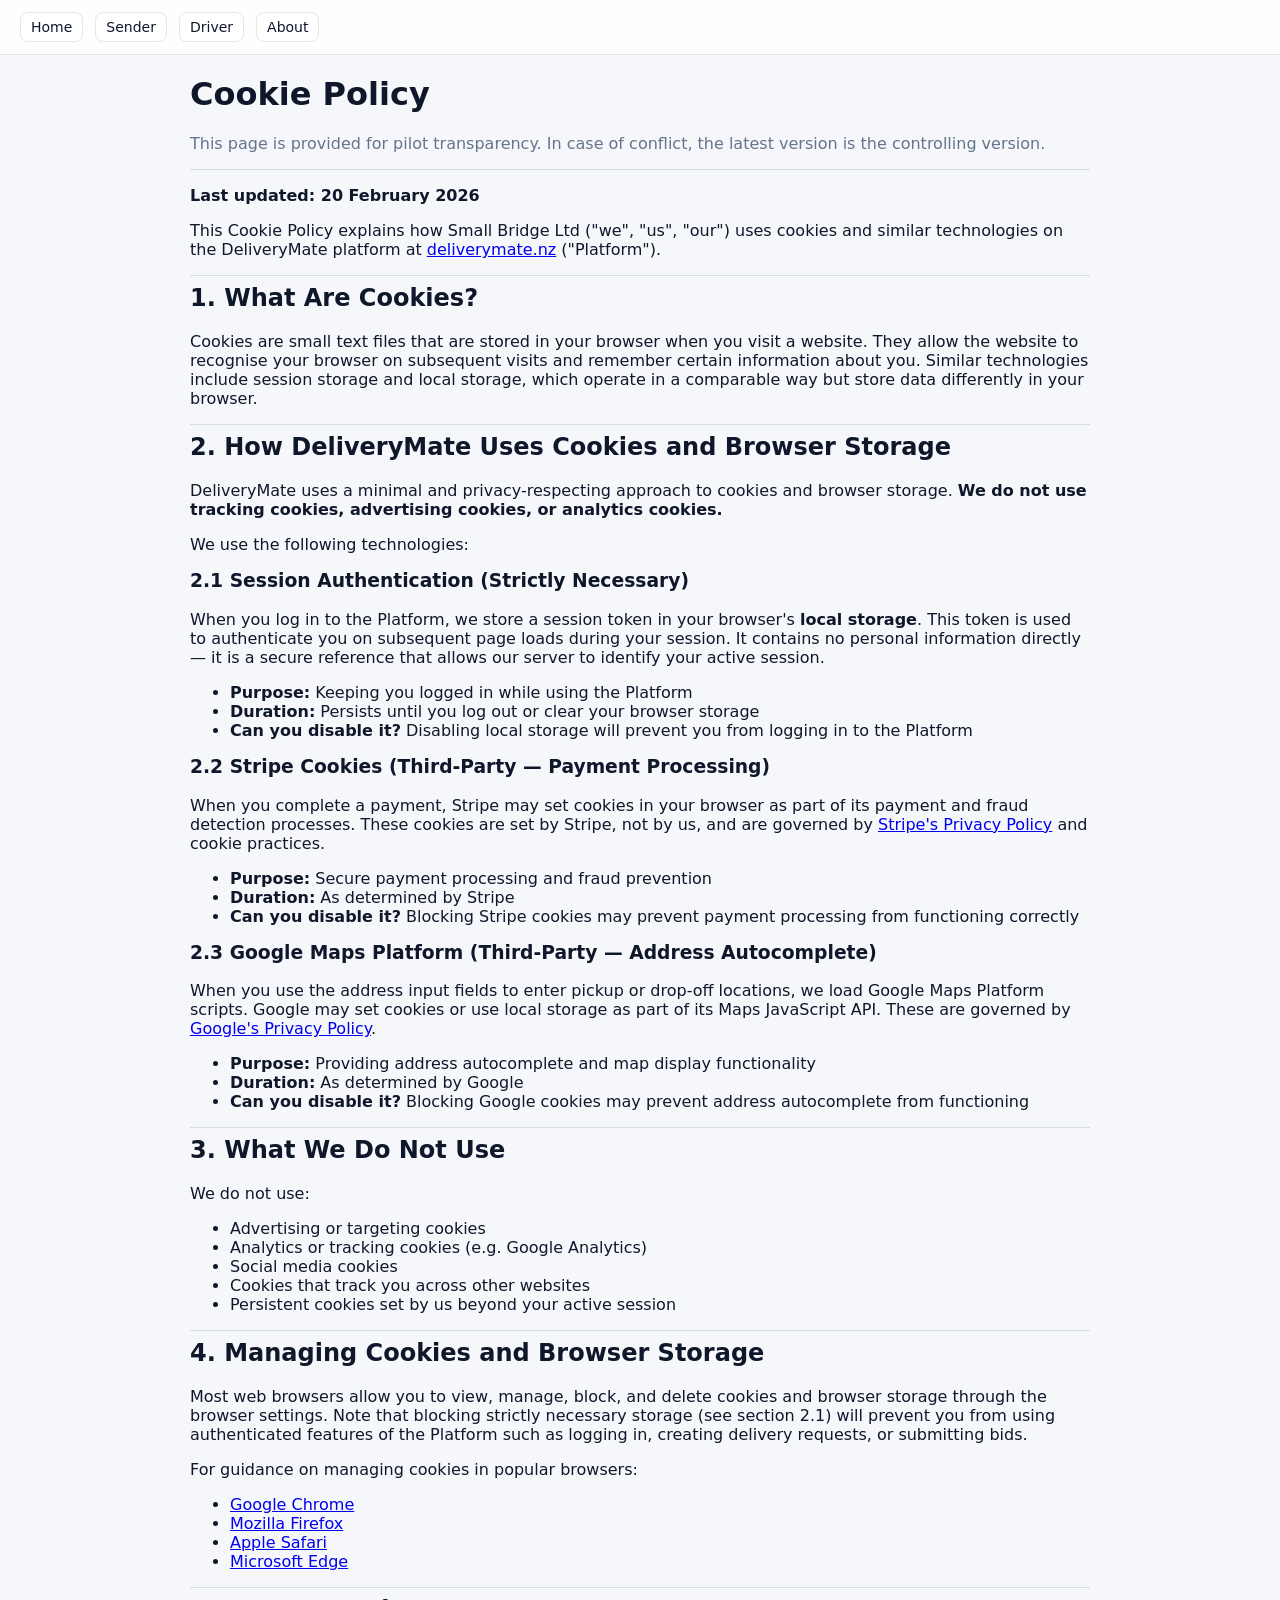
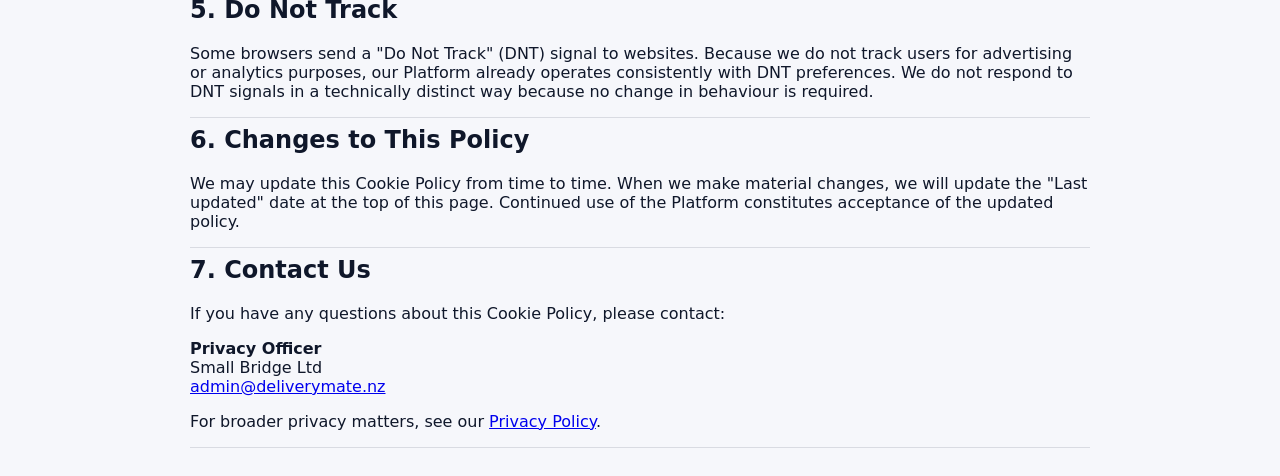
<file: terms/cookie-policy.html>
<!doctype html>
<html lang="en">
<head>
  <meta charset="utf-8" />
  <meta name="viewport" content="width=device-width, initial-scale=1" />
  <title>DeliveryMate – Cookie Policy</title>
  <link rel="stylesheet" href="/css/main.css" />
  <link rel="stylesheet" href="/css/components.css" />
  <link rel="stylesheet" href="/css/layout.css" />
  <script type="module" src="/js/app.js"></script>
</head>
<body>
  <header class="topbar">
    <nav class="nav">
      <a href="/index.html">Home</a>
      <a href="/sender.html">Sender</a>
      <a href="/driver.html">Driver</a>
      <a href="/about.html">About</a>
      <a href="/admin.html" id="navAdmin">Admin</a>
    </nav>
  </header>

  <main class="container">
    <h1>Cookie Policy</h1>
    <p class="muted">This page is provided for pilot transparency. In case of conflict, the latest version is the controlling version.</p>
    <hr />

    <p><strong>Last updated: 20 February 2026</strong></p>

    <p>
      This Cookie Policy explains how Small Bridge Ltd ("we", "us", "our") uses cookies and
      similar technologies on the DeliveryMate platform at
      <a href="https://www.deliverymate.nz">deliverymate.nz</a> ("Platform").
    </p>

    <hr />

    <h2>1. What Are Cookies?</h2>
    <p>
      Cookies are small text files that are stored in your browser when you visit a website.
      They allow the website to recognise your browser on subsequent visits and remember certain
      information about you. Similar technologies include session storage and local storage,
      which operate in a comparable way but store data differently in your browser.
    </p>

    <hr />

    <h2>2. How DeliveryMate Uses Cookies and Browser Storage</h2>
    <p>
      DeliveryMate uses a minimal and privacy-respecting approach to cookies and browser storage.
      <strong>We do not use tracking cookies, advertising cookies, or analytics cookies.</strong>
    </p>
    <p>We use the following technologies:</p>

    <h3>2.1 Session Authentication (Strictly Necessary)</h3>
    <p>
      When you log in to the Platform, we store a session token in your browser's
      <strong>local storage</strong>. This token is used to authenticate you on subsequent
      page loads during your session. It contains no personal information directly —
      it is a secure reference that allows our server to identify your active session.
    </p>
    <ul>
      <li><strong>Purpose:</strong> Keeping you logged in while using the Platform</li>
      <li><strong>Duration:</strong> Persists until you log out or clear your browser storage</li>
      <li><strong>Can you disable it?</strong> Disabling local storage will prevent you from logging in to the Platform</li>
    </ul>

    <h3>2.2 Stripe Cookies (Third-Party — Payment Processing)</h3>
    <p>
      When you complete a payment, Stripe may set cookies in your browser as part of its
      payment and fraud detection processes. These cookies are set by Stripe, not by us,
      and are governed by
      <a href="https://stripe.com/nz/privacy" target="_blank" rel="noopener">Stripe's Privacy Policy</a>
      and cookie practices.
    </p>
    <ul>
      <li><strong>Purpose:</strong> Secure payment processing and fraud prevention</li>
      <li><strong>Duration:</strong> As determined by Stripe</li>
      <li><strong>Can you disable it?</strong> Blocking Stripe cookies may prevent payment processing from functioning correctly</li>
    </ul>

    <h3>2.3 Google Maps Platform (Third-Party — Address Autocomplete)</h3>
    <p>
      When you use the address input fields to enter pickup or drop-off locations, we load
      Google Maps Platform scripts. Google may set cookies or use local storage as part of
      its Maps JavaScript API. These are governed by
      <a href="https://policies.google.com/privacy" target="_blank" rel="noopener">Google's Privacy Policy</a>.
    </p>
    <ul>
      <li><strong>Purpose:</strong> Providing address autocomplete and map display functionality</li>
      <li><strong>Duration:</strong> As determined by Google</li>
      <li><strong>Can you disable it?</strong> Blocking Google cookies may prevent address autocomplete from functioning</li>
    </ul>

    <hr />

    <h2>3. What We Do Not Use</h2>
    <p>We do not use:</p>
    <ul>
      <li>Advertising or targeting cookies</li>
      <li>Analytics or tracking cookies (e.g. Google Analytics)</li>
      <li>Social media cookies</li>
      <li>Cookies that track you across other websites</li>
      <li>Persistent cookies set by us beyond your active session</li>
    </ul>

    <hr />

    <h2>4. Managing Cookies and Browser Storage</h2>
    <p>
      Most web browsers allow you to view, manage, block, and delete cookies and browser
      storage through the browser settings. Note that blocking strictly necessary storage
      (see section 2.1) will prevent you from using authenticated features of the Platform
      such as logging in, creating delivery requests, or submitting bids.
    </p>
    <p>For guidance on managing cookies in popular browsers:</p>
    <ul>
      <li><a href="https://support.google.com/chrome/answer/95647" target="_blank" rel="noopener">Google Chrome</a></li>
      <li><a href="https://support.mozilla.org/en-US/kb/cookies-information-websites-store-on-your-computer" target="_blank" rel="noopener">Mozilla Firefox</a></li>
      <li><a href="https://support.apple.com/en-nz/guide/safari/sfri11471/mac" target="_blank" rel="noopener">Apple Safari</a></li>
      <li><a href="https://support.microsoft.com/en-us/microsoft-edge/delete-cookies-in-microsoft-edge-63947406-40ac-c3b8-57b9-2a946a29ae09" target="_blank" rel="noopener">Microsoft Edge</a></li>
    </ul>

    <hr />

    <h2>5. Do Not Track</h2>
    <p>
      Some browsers send a "Do Not Track" (DNT) signal to websites. Because we do not track
      users for advertising or analytics purposes, our Platform already operates consistently
      with DNT preferences. We do not respond to DNT signals in a technically distinct way
      because no change in behaviour is required.
    </p>

    <hr />

    <h2>6. Changes to This Policy</h2>
    <p>
      We may update this Cookie Policy from time to time. When we make material changes, we
      will update the "Last updated" date at the top of this page. Continued use of the
      Platform constitutes acceptance of the updated policy.
    </p>

    <hr />

    <h2>7. Contact Us</h2>
    <p>If you have any questions about this Cookie Policy, please contact:</p>
    <p>
      <strong>Privacy Officer</strong><br />
      Small Bridge Ltd<br />
      <a href="mailto:admin@deliverymate.nz">admin@deliverymate.nz</a>
    </p>

    <p>
      For broader privacy matters, see our <a href="/terms/privacy-policy.html">Privacy Policy</a>.
    </p>

    <hr />
</file>
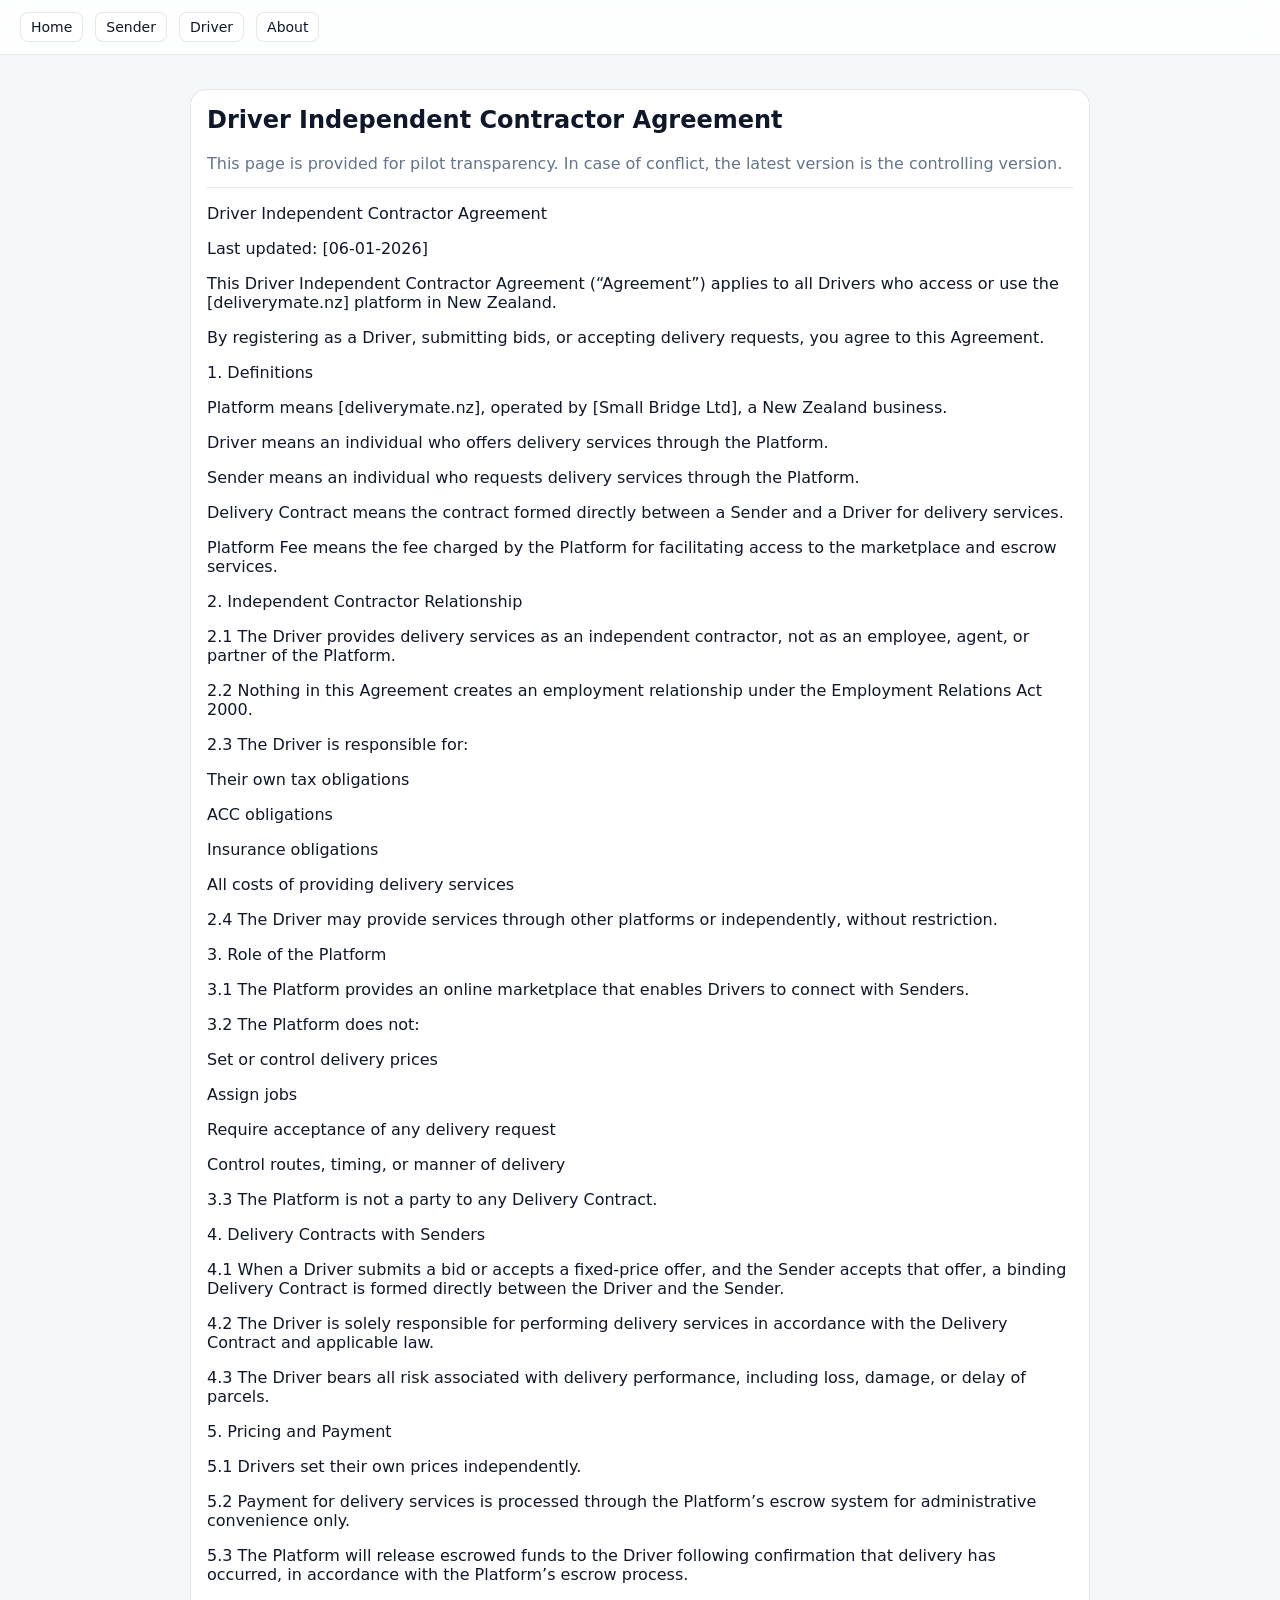
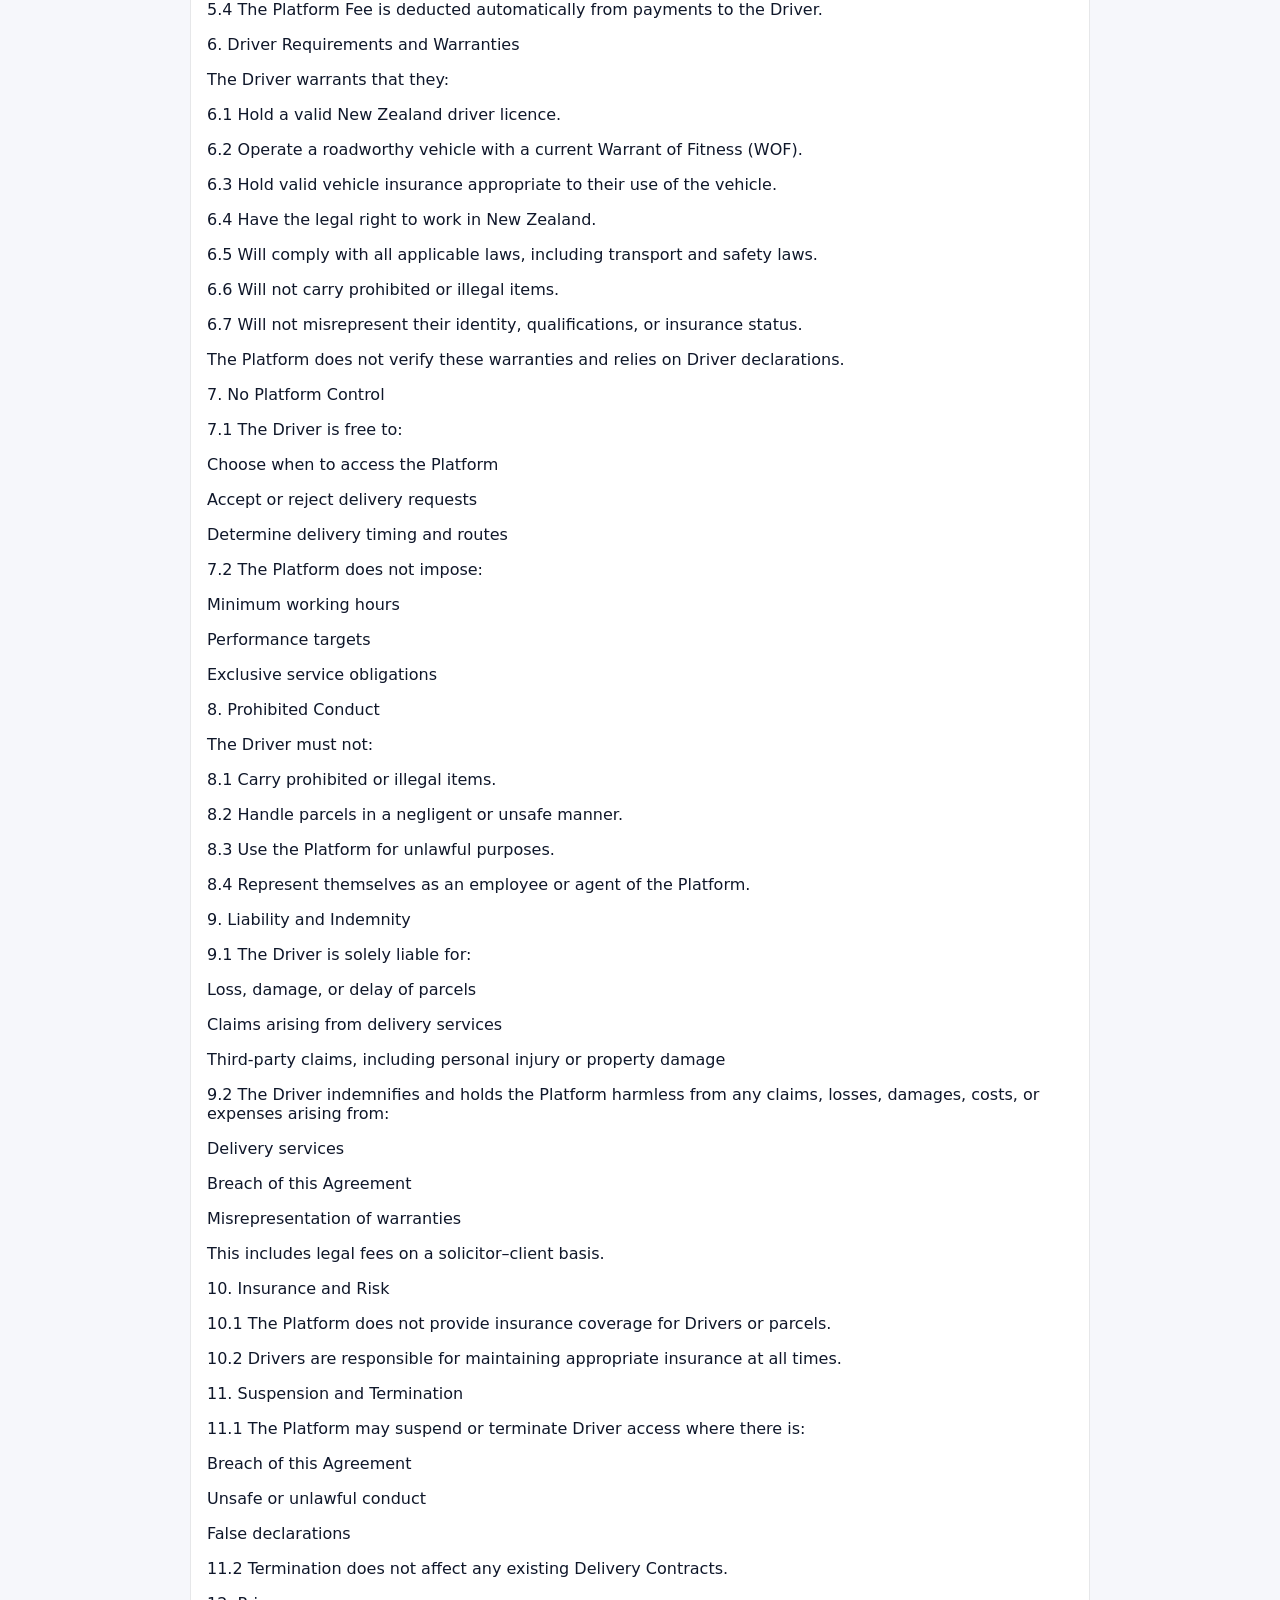
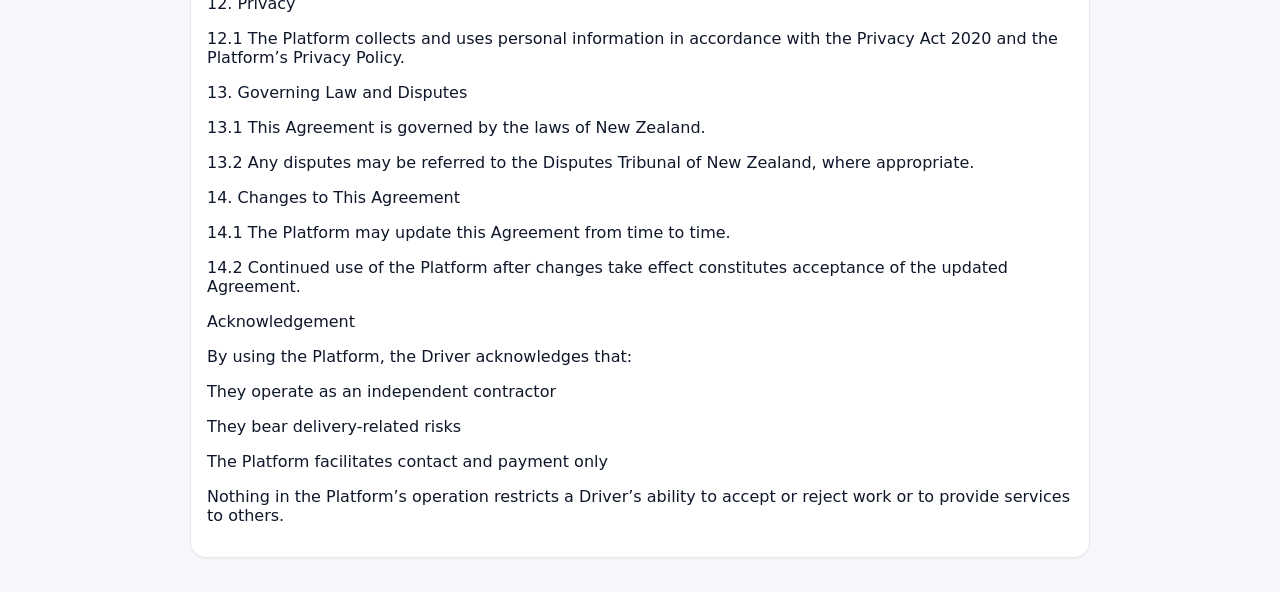
<file: terms/driver-terms.html>
<!doctype html>
<html lang="en">
<head>
  <meta charset="utf-8" />
  <meta name="viewport" content="width=device-width, initial-scale=1" />
  <title>Driver Independent Contractor Agreement</title>
  <link rel="stylesheet" href="/css/main.css" />
  <link rel="stylesheet" href="/css/components.css" />
  <link rel="stylesheet" href="/css/layout.css" />
</head>
<body>
  <header class="topbar">
    <nav class="nav">
      <a href="/index.html">Home</a>
      <a href="/sender.html">Sender</a>
      <a href="/driver.html">Driver</a>
      <a href="/about.html">About</a>
    </nav>
  </header>

  <main class="container">
    <section class="card">
      <h1 style="margin-top:0;">Driver Independent Contractor Agreement</h1>
      <div class="muted">This page is provided for pilot transparency. In case of conflict, the latest version is the controlling version.</div>
      <hr style="margin:14px 0; border:0; border-top:1px solid rgba(15,23,42,.10);" />
      <p>Driver Independent Contractor Agreement</p>
<p>Last updated: [06-01-2026]</p>
<p>This Driver Independent Contractor Agreement (“Agreement”) applies to all Drivers who access or use the [deliverymate.nz] platform in New Zealand.</p>
<p>By registering as a Driver, submitting bids, or accepting delivery requests, you agree to this Agreement.</p>
<p>1. Definitions</p>
<p>Platform means [deliverymate.nz], operated by [Small Bridge Ltd], a New Zealand business.</p>
<p>Driver means an individual who offers delivery services through the Platform.</p>
<p>Sender means an individual who requests delivery services through the Platform.</p>
<p>Delivery Contract means the contract formed directly between a Sender and a Driver for delivery services.</p>
<p>Platform Fee means the fee charged by the Platform for facilitating access to the marketplace and escrow services.</p>
<p>2. Independent Contractor Relationship</p>
<p>2.1
 The Driver provides delivery services as an independent contractor, not as an employee, agent, or partner of the Platform.</p>
<p>2.2
 Nothing in this Agreement creates an employment relationship under the Employment Relations Act 2000.</p>
<p>2.3
 The Driver is responsible for:</p>
<p>Their own tax obligations</p>
<p>ACC obligations</p>
<p>Insurance obligations</p>
<p>All costs of providing delivery services</p>
<p>2.4
 The Driver may provide services through other platforms or independently, without restriction.</p>
<p>3. Role of the Platform</p>
<p>3.1
 The Platform provides an online marketplace that enables Drivers to connect with Senders.</p>
<p>3.2
 The Platform does not:</p>
<p>Set or control delivery prices</p>
<p>Assign jobs</p>
<p>Require acceptance of any delivery request</p>
<p>Control routes, timing, or manner of delivery</p>
<p>3.3
 The Platform is not a party to any Delivery Contract.</p>
<p>4. Delivery Contracts with Senders</p>
<p>4.1
 When a Driver submits a bid or accepts a fixed-price offer, and the Sender accepts that offer, a binding Delivery Contract is formed directly between the Driver and the Sender.</p>
<p>4.2
 The Driver is solely responsible for performing delivery services in accordance with the Delivery Contract and applicable law.</p>
<p>4.3
 The Driver bears all risk associated with delivery performance, including loss, damage, or delay of parcels.</p>
<p>5. Pricing and Payment</p>
<p>5.1
 Drivers set their own prices independently.</p>
<p>5.2
 Payment for delivery services is processed through the Platform’s escrow system for administrative convenience only.</p>
<p>5.3
 The Platform will release escrowed funds to the Driver following confirmation that delivery has occurred, in accordance with the Platform’s escrow process.</p>
<p>5.4
 The Platform Fee is deducted automatically from payments to the Driver.</p>
<p>6. Driver Requirements and Warranties</p>
<p>The Driver warrants that they:</p>
<p>6.1
 Hold a valid New Zealand driver licence.</p>
<p>6.2
 Operate a roadworthy vehicle with a current Warrant of Fitness (WOF).</p>
<p>6.3
 Hold valid vehicle insurance appropriate to their use of the vehicle.</p>
<p>6.4
 Have the legal right to work in New Zealand.</p>
<p>6.5
 Will comply with all applicable laws, including transport and safety laws.</p>
<p>6.6
 Will not carry prohibited or illegal items.</p>
<p>6.7
 Will not misrepresent their identity, qualifications, or insurance status.</p>
<p>The Platform does not verify these warranties and relies on Driver declarations.</p>
<p>7. No Platform Control</p>
<p>7.1
 The Driver is free to:</p>
<p>Choose when to access the Platform</p>
<p>Accept or reject delivery requests</p>
<p>Determine delivery timing and routes</p>
<p>7.2
 The Platform does not impose:</p>
<p>Minimum working hours</p>
<p>Performance targets</p>
<p>Exclusive service obligations</p>
<p>8. Prohibited Conduct</p>
<p>The Driver must not:</p>
<p>8.1
 Carry prohibited or illegal items.</p>
<p>8.2
 Handle parcels in a negligent or unsafe manner.</p>
<p>8.3
 Use the Platform for unlawful purposes.</p>
<p>8.4
 Represent themselves as an employee or agent of the Platform.</p>
<p>9. Liability and Indemnity</p>
<p>9.1
 The Driver is solely liable for:</p>
<p>Loss, damage, or delay of parcels</p>
<p>Claims arising from delivery services</p>
<p>Third-party claims, including personal injury or property damage</p>
<p>9.2
 The Driver indemnifies and holds the Platform harmless from any claims, losses, damages, costs, or expenses arising from:</p>
<p>Delivery services</p>
<p>Breach of this Agreement</p>
<p>Misrepresentation of warranties</p>
<p>This includes legal fees on a solicitor–client basis.</p>
<p>10. Insurance and Risk</p>
<p>10.1
 The Platform does not provide insurance coverage for Drivers or parcels.</p>
<p>10.2
 Drivers are responsible for maintaining appropriate insurance at all times.</p>
<p>11. Suspension and Termination</p>
<p>11.1
 The Platform may suspend or terminate Driver access where there is:</p>
<p>Breach of this Agreement</p>
<p>Unsafe or unlawful conduct</p>
<p>False declarations</p>
<p>11.2
 Termination does not affect any existing Delivery Contracts.</p>
<p>12. Privacy</p>
<p>12.1
 The Platform collects and uses personal information in accordance with the Privacy Act 2020 and the Platform’s Privacy Policy.</p>
<p>13. Governing Law and Disputes</p>
<p>13.1
 This Agreement is governed by the laws of New Zealand.</p>
<p>13.2
 Any disputes may be referred to the Disputes Tribunal of New Zealand, where appropriate.</p>
<p>14. Changes to This Agreement</p>
<p>14.1
 The Platform may update this Agreement from time to time.</p>
<p>14.2
 Continued use of the Platform after changes take effect constitutes acceptance of the updated Agreement.</p>
<p>Acknowledgement</p>
<p>By using the Platform, the Driver acknowledges that:</p>
<p>They operate as an independent contractor</p>
<p>They bear delivery-related risks</p>
<p>The Platform facilitates contact and payment only</p>
<p>Nothing in the Platform’s operation restricts a Driver’s ability to accept or reject work or to provide services to others.</p>
    </section>
  </main>
</body>
</html>
</file>
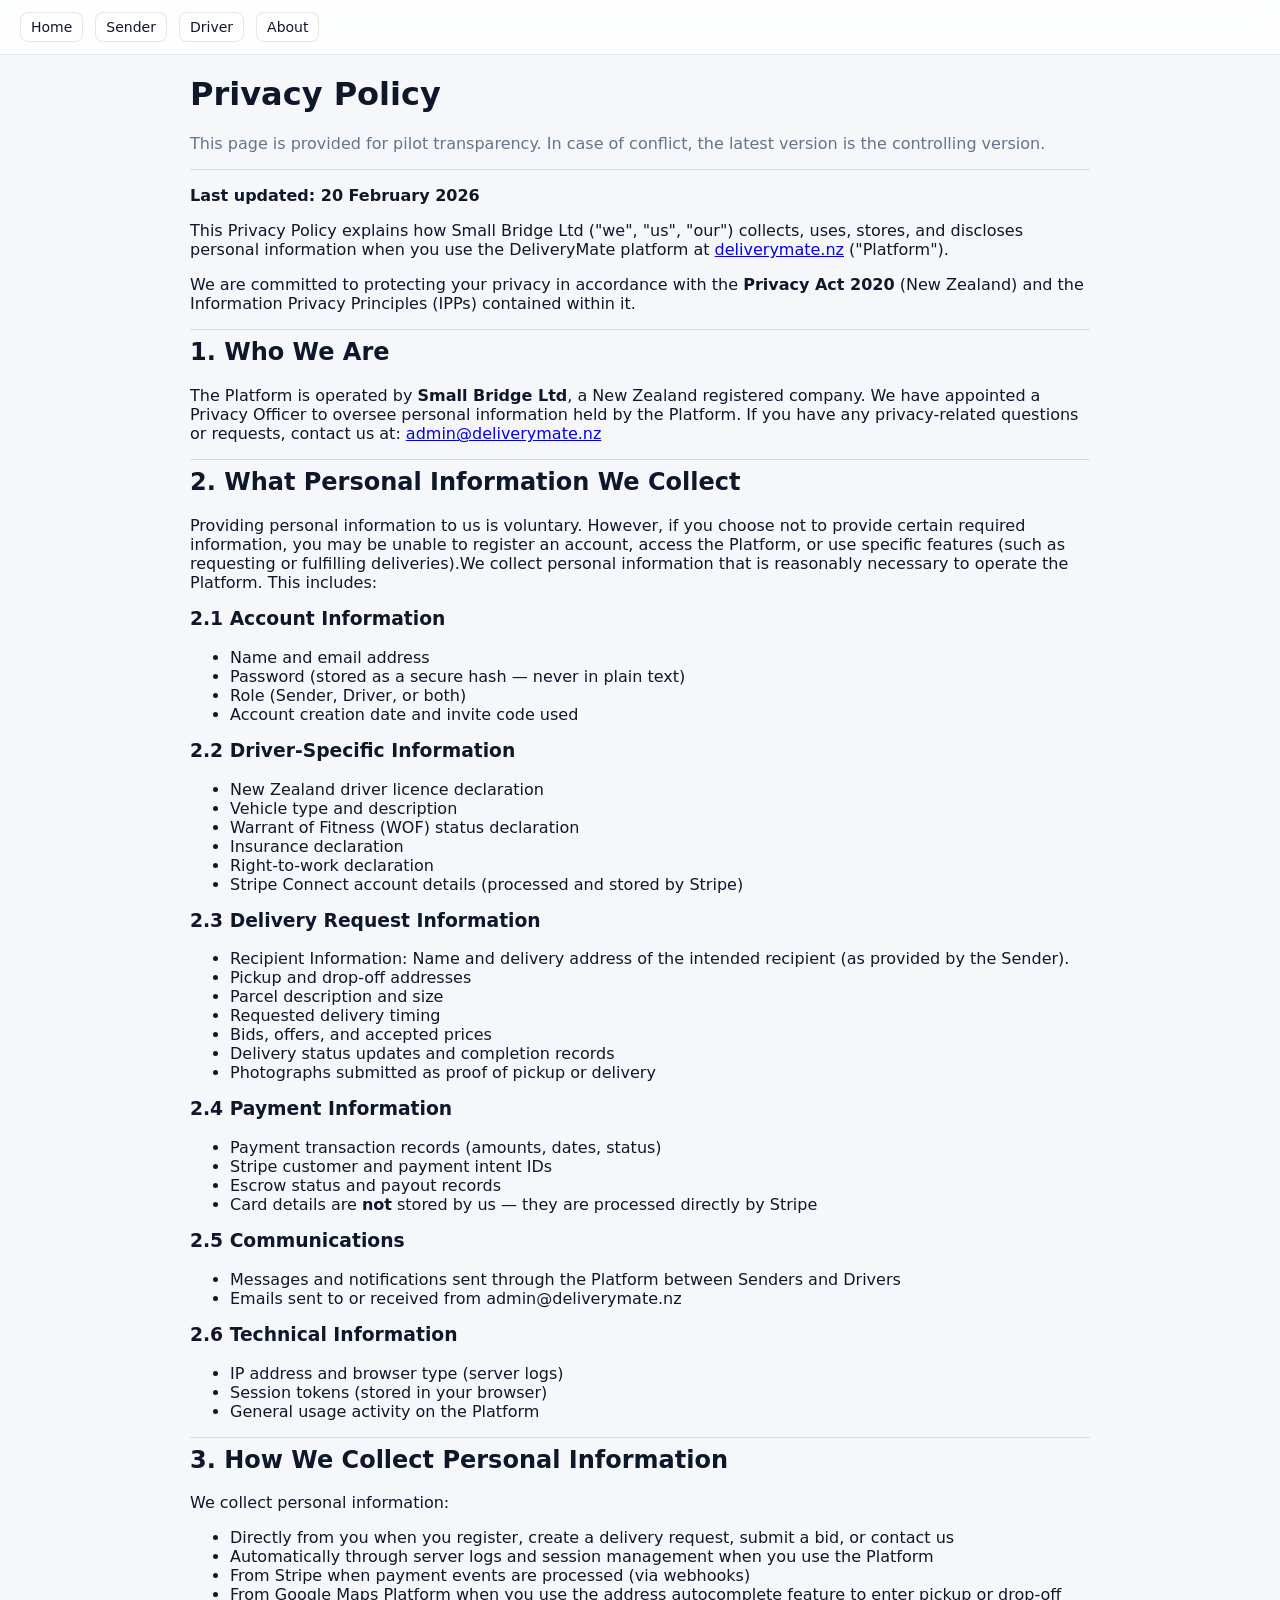
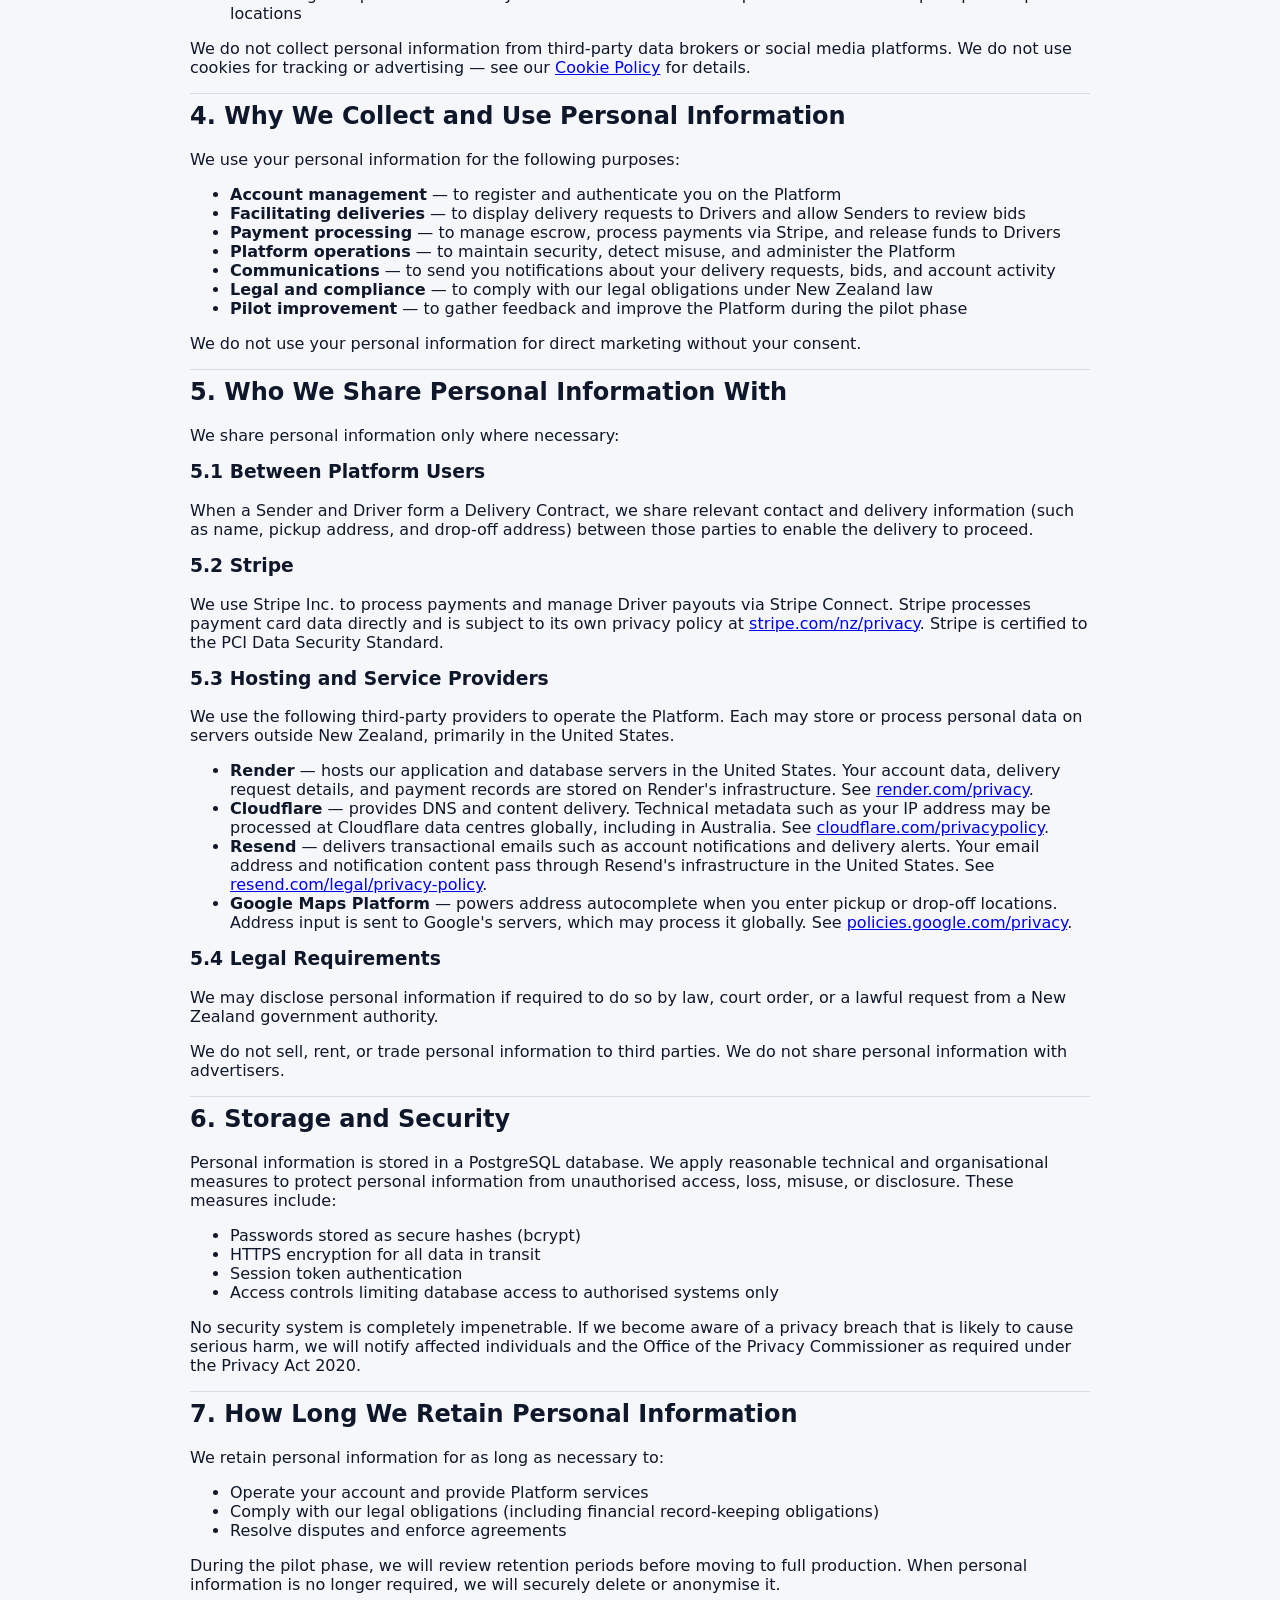
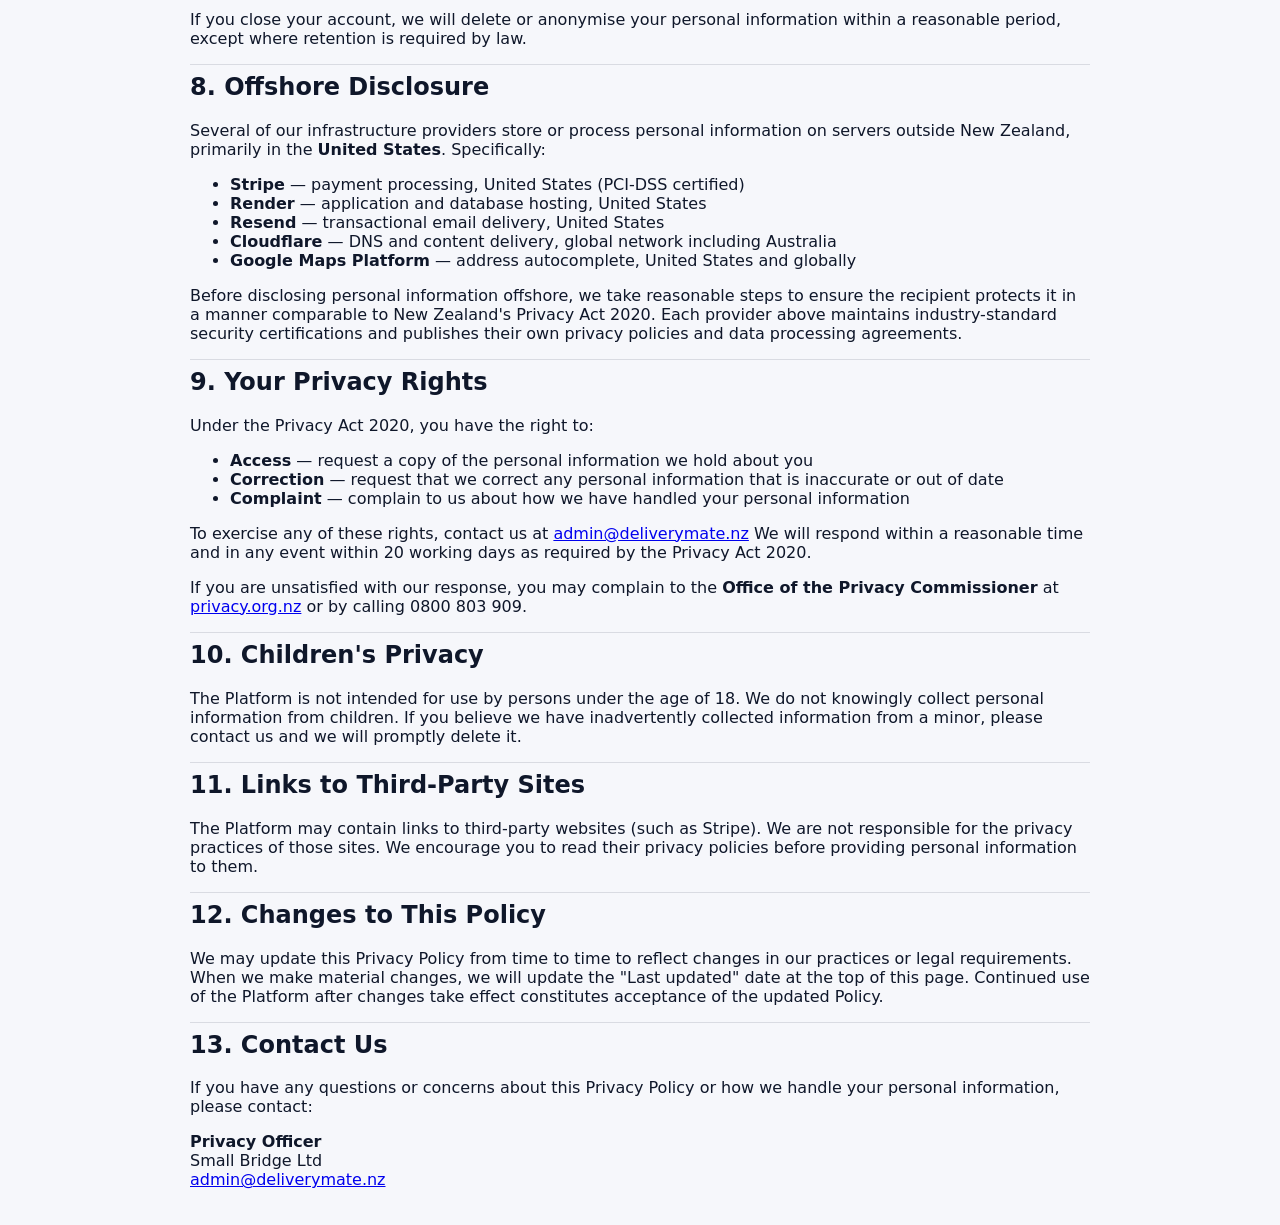
<file: terms/privacy-policy.html>
<!doctype html>
<html lang="en">
<head>
  <meta charset="utf-8" />
  <meta name="viewport" content="width=device-width, initial-scale=1" />
  <title>DeliveryMate – Privacy Policy</title>
  <link rel="stylesheet" href="/css/main.css" />
  <link rel="stylesheet" href="/css/components.css" />
  <link rel="stylesheet" href="/css/layout.css" />
  <script type="module" src="/js/app.js"></script>
</head>
<body>
  <header class="topbar">
    <nav class="nav">
      <a href="/index.html">Home</a>
      <a href="/sender.html">Sender</a>
      <a href="/driver.html">Driver</a>
      <a href="/about.html">About</a>
      <a href="/admin.html" id="navAdmin">Admin</a>
    </nav>
  </header>

  <main class="container">
    <h1>Privacy Policy</h1>
    <p class="muted">This page is provided for pilot transparency. In case of conflict, the latest version is the controlling version.</p>
    <hr />

    <p><strong>Last updated: 20 February 2026</strong></p>

    <p>
      This Privacy Policy explains how Small Bridge Ltd ("we", "us", "our") collects, uses, stores,
      and discloses personal information when you use the DeliveryMate platform at
      <a href="https://www.deliverymate.nz">deliverymate.nz</a> ("Platform").
    </p>
    <p>
      We are committed to protecting your privacy in accordance with the
      <strong>Privacy Act 2020</strong> (New Zealand) and the Information Privacy Principles
      (IPPs) contained within it.
    </p>

    <hr />

    <h2>1. Who We Are</h2>
    <p>
      The Platform is operated by <strong>Small Bridge Ltd</strong>, a New Zealand registered company.
     We have appointed a Privacy Officer to oversee personal information held by the Platform.
      If you have any privacy-related questions or requests, contact us at:
     <a href="mailto:admin@deliverymate.nz">admin@deliverymate.nz</a>
    </p>

    <hr />

    <h2>2. What Personal Information We Collect</h2>
    <p>Providing personal information to us is voluntary. However, if you choose not to provide certain required information, you may be unable to register an account, access the Platform, or use specific features (such as requesting or fulfilling deliveries).We collect personal information that is reasonably necessary to operate the Platform. This includes:</p>

    <h3>2.1 Account Information</h3>
    <ul>
      <li>Name and email address</li>
      <li>Password (stored as a secure hash — never in plain text)</li>
      <li>Role (Sender, Driver, or both)</li>
      <li>Account creation date and invite code used</li>
    </ul>

    <h3>2.2 Driver-Specific Information</h3>
    <ul>
      <li>New Zealand driver licence declaration</li>
      <li>Vehicle type and description</li>
      <li>Warrant of Fitness (WOF) status declaration</li>
      <li>Insurance declaration</li>
      <li>Right-to-work declaration</li>
      <li>Stripe Connect account details (processed and stored by Stripe)</li>
    </ul>

    <h3>2.3 Delivery Request Information</h3>
    <ul>
      <li>Recipient Information: Name and delivery address of the intended recipient (as provided by the Sender).</li>
      <li>Pickup and drop-off addresses</li>
      <li>Parcel description and size</li>
      <li>Requested delivery timing</li>
      <li>Bids, offers, and accepted prices</li>
      <li>Delivery status updates and completion records</li>
      <li>Photographs submitted as proof of pickup or delivery</li>
    </ul>

    <h3>2.4 Payment Information</h3>
    <ul>
      <li>Payment transaction records (amounts, dates, status)</li>
      <li>Stripe customer and payment intent IDs</li>
      <li>Escrow status and payout records</li>
      <li>Card details are <strong>not</strong> stored by us — they are processed directly by Stripe</li>
    </ul>

    <h3>2.5 Communications</h3>
    <ul>
      <li>Messages and notifications sent through the Platform between Senders and Drivers</li>
      <li>Emails sent to or received from admin@deliverymate.nz</li>
    </ul>

    <h3>2.6 Technical Information</h3>
    <ul>
      <li>IP address and browser type (server logs)</li>
      <li>Session tokens (stored in your browser)</li>
      <li>General usage activity on the Platform</li>
    </ul>

    <hr />

    <h2>3. How We Collect Personal Information</h2>
    <p>We collect personal information:</p>
    <ul>
      <li>Directly from you when you register, create a delivery request, submit a bid, or contact us</li>
      <li>Automatically through server logs and session management when you use the Platform</li>
      <li>From Stripe when payment events are processed (via webhooks)</li>
      <li>From Google Maps Platform when you use the address autocomplete feature to enter pickup or drop-off locations</li>
    </ul>
    <p>
      We do not collect personal information from third-party data brokers or social media platforms.
      We do not use cookies for tracking or advertising — see our
      <a href="/terms/cookie-policy.html">Cookie Policy</a> for details.
    </p>

    <hr />

    <h2>4. Why We Collect and Use Personal Information</h2>
    <p>We use your personal information for the following purposes:</p>
    <ul>
      <li><strong>Account management</strong> — to register and authenticate you on the Platform</li>
      <li><strong>Facilitating deliveries</strong> — to display delivery requests to Drivers and allow Senders to review bids</li>
      <li><strong>Payment processing</strong> — to manage escrow, process payments via Stripe, and release funds to Drivers</li>
      <li><strong>Platform operations</strong> — to maintain security, detect misuse, and administer the Platform</li>
      <li><strong>Communications</strong> — to send you notifications about your delivery requests, bids, and account activity</li>
      <li><strong>Legal and compliance</strong> — to comply with our legal obligations under New Zealand law</li>
      <li><strong>Pilot improvement</strong> — to gather feedback and improve the Platform during the pilot phase</li>
    </ul>
    <p>We do not use your personal information for direct marketing without your consent.</p>

    <hr />

    <h2>5. Who We Share Personal Information With</h2>
    <p>We share personal information only where necessary:</p>

    <h3>5.1 Between Platform Users</h3>
    <p>
      When a Sender and Driver form a Delivery Contract, we share relevant contact and delivery
      information (such as name, pickup address, and drop-off address) between those parties to
      enable the delivery to proceed.
    </p>

    <h3>5.2 Stripe</h3>
    <p>
      We use Stripe Inc. to process payments and manage Driver payouts via Stripe Connect.
      Stripe processes payment card data directly and is subject to its own privacy policy at
      <a href="https://stripe.com/nz/privacy" target="_blank" rel="noopener">stripe.com/nz/privacy</a>.
      Stripe is certified to the PCI Data Security Standard.
    </p>

    <h3>5.3 Hosting and Service Providers</h3>
    <p>
      We use the following third-party providers to operate the Platform. Each may store or
      process personal data on servers outside New Zealand, primarily in the United States.
    </p>
    <ul>
      <li>
        <strong>Render</strong> — hosts our application and database servers in the United States.
        Your account data, delivery request details, and payment records are stored on Render's
        infrastructure. See <a href="https://render.com/privacy" target="_blank" rel="noopener">render.com/privacy</a>.
      </li>
      <li>
        <strong>Cloudflare</strong> — provides DNS and content delivery. Technical metadata
        such as your IP address may be processed at Cloudflare data centres globally, including
        in Australia. See <a href="https://www.cloudflare.com/privacypolicy/" target="_blank" rel="noopener">cloudflare.com/privacypolicy</a>.
      </li>
      <li>
        <strong>Resend</strong> — delivers transactional emails such as account notifications
        and delivery alerts. Your email address and notification content pass through Resend's
        infrastructure in the United States. See <a href="https://resend.com/legal/privacy-policy" target="_blank" rel="noopener">resend.com/legal/privacy-policy</a>.
      </li>
      <li>
        <strong>Google Maps Platform</strong> — powers address autocomplete when you enter
        pickup or drop-off locations. Address input is sent to Google's servers, which may
        process it globally. See <a href="https://policies.google.com/privacy" target="_blank" rel="noopener">policies.google.com/privacy</a>.
      </li>
    </ul>

    <h3>5.4 Legal Requirements</h3>
    <p>
      We may disclose personal information if required to do so by law, court order, or a
      lawful request from a New Zealand government authority.
    </p>

    <p>
      We do not sell, rent, or trade personal information to third parties.
      We do not share personal information with advertisers.
    </p>

    <hr />

    <h2>6. Storage and Security</h2>
    <p>
      Personal information is stored in a PostgreSQL database. We apply reasonable technical and
      organisational measures to protect personal information from unauthorised access, loss,
      misuse, or disclosure. These measures include:
    </p>
    <ul>
      <li>Passwords stored as secure hashes (bcrypt)</li>
      <li>HTTPS encryption for all data in transit</li>
      <li>Session token authentication</li>
      <li>Access controls limiting database access to authorised systems only</li>
    </ul>
    <p>
      No security system is completely impenetrable. If we become aware of a privacy breach that
      is likely to cause serious harm, we will notify affected individuals and the Office of the
      Privacy Commissioner as required under the Privacy Act 2020.
    </p>

    <hr />

    <h2>7. How Long We Retain Personal Information</h2>
    <p>We retain personal information for as long as necessary to:</p>
    <ul>
      <li>Operate your account and provide Platform services</li>
      <li>Comply with our legal obligations (including financial record-keeping obligations)</li>
      <li>Resolve disputes and enforce agreements</li>
    </ul>
    <p>
      During the pilot phase, we will review retention periods before moving to full production.
      When personal information is no longer required, we will securely delete or anonymise it.
    </p>
    <p>
      If you close your account, we will delete or anonymise your personal information within
      a reasonable period, except where retention is required by law.
    </p>

    <hr />

    <h2>8. Offshore Disclosure</h2>
    <p>
      Several of our infrastructure providers store or process personal information on servers
      outside New Zealand, primarily in the <strong>United States</strong>. Specifically:
    </p>
    <ul>
      <li><strong>Stripe</strong> — payment processing, United States (PCI-DSS certified)</li>
      <li><strong>Render</strong> — application and database hosting, United States</li>
      <li><strong>Resend</strong> — transactional email delivery, United States</li>
      <li><strong>Cloudflare</strong> — DNS and content delivery, global network including Australia</li>
      <li><strong>Google Maps Platform</strong> — address autocomplete, United States and globally</li>
    </ul>
    <p>
      Before disclosing personal information offshore, we take reasonable steps to ensure the
      recipient protects it in a manner comparable to New Zealand's Privacy Act 2020. Each
      provider above maintains industry-standard security certifications and publishes their
      own privacy policies and data processing agreements.
    </p>

    <hr />

    <h2>9. Your Privacy Rights</h2>
    <p>Under the Privacy Act 2020, you have the right to:</p>
    <ul>
      <li><strong>Access</strong> — request a copy of the personal information we hold about you</li>
      <li><strong>Correction</strong> — request that we correct any personal information that is inaccurate or out of date</li>
      <li><strong>Complaint</strong> — complain to us about how we have handled your personal information</li>
    </ul>
    <p>
      To exercise any of these rights, contact us at
    <a href="mailto:admin@deliverymate.nz">admin@deliverymate.nz</a>
      We will respond within a reasonable time and in any event within 20 working days as
      required by the Privacy Act 2020.
    </p>
    <p>
      If you are unsatisfied with our response, you may complain to the
      <strong>Office of the Privacy Commissioner</strong> at
      <a href="https://www.privacy.org.nz" target="_blank" rel="noopener">privacy.org.nz</a>
      or by calling 0800 803 909.
    </p>

    <hr />

    <h2>10. Children's Privacy</h2>
    <p>
      The Platform is not intended for use by persons under the age of 18. We do not knowingly
      collect personal information from children. If you believe we have inadvertently collected
      information from a minor, please contact us and we will promptly delete it.
    </p>

    <hr />

    <h2>11. Links to Third-Party Sites</h2>
    <p>
      The Platform may contain links to third-party websites (such as Stripe). We are not
      responsible for the privacy practices of those sites. We encourage you to read their
      privacy policies before providing personal information to them.
    </p>

    <hr />

    <h2>12. Changes to This Policy</h2>
    <p>
      We may update this Privacy Policy from time to time to reflect changes in our practices
      or legal requirements. When we make material changes, we will update the "Last updated"
      date at the top of this page. Continued use of the Platform after changes take effect
      constitutes acceptance of the updated Policy.
    </p>

    <hr />

    <h2>13. Contact Us</h2>
    <p>If you have any questions or concerns about this Privacy Policy or how we handle your personal information, please contact:</p>
    <p>
      <strong>Privacy Officer</strong><br />
      Small Bridge Ltd<br />
     <a href="mailto:admin@deliverymate.nz">admin@deliverymate.nz</a>
</file>
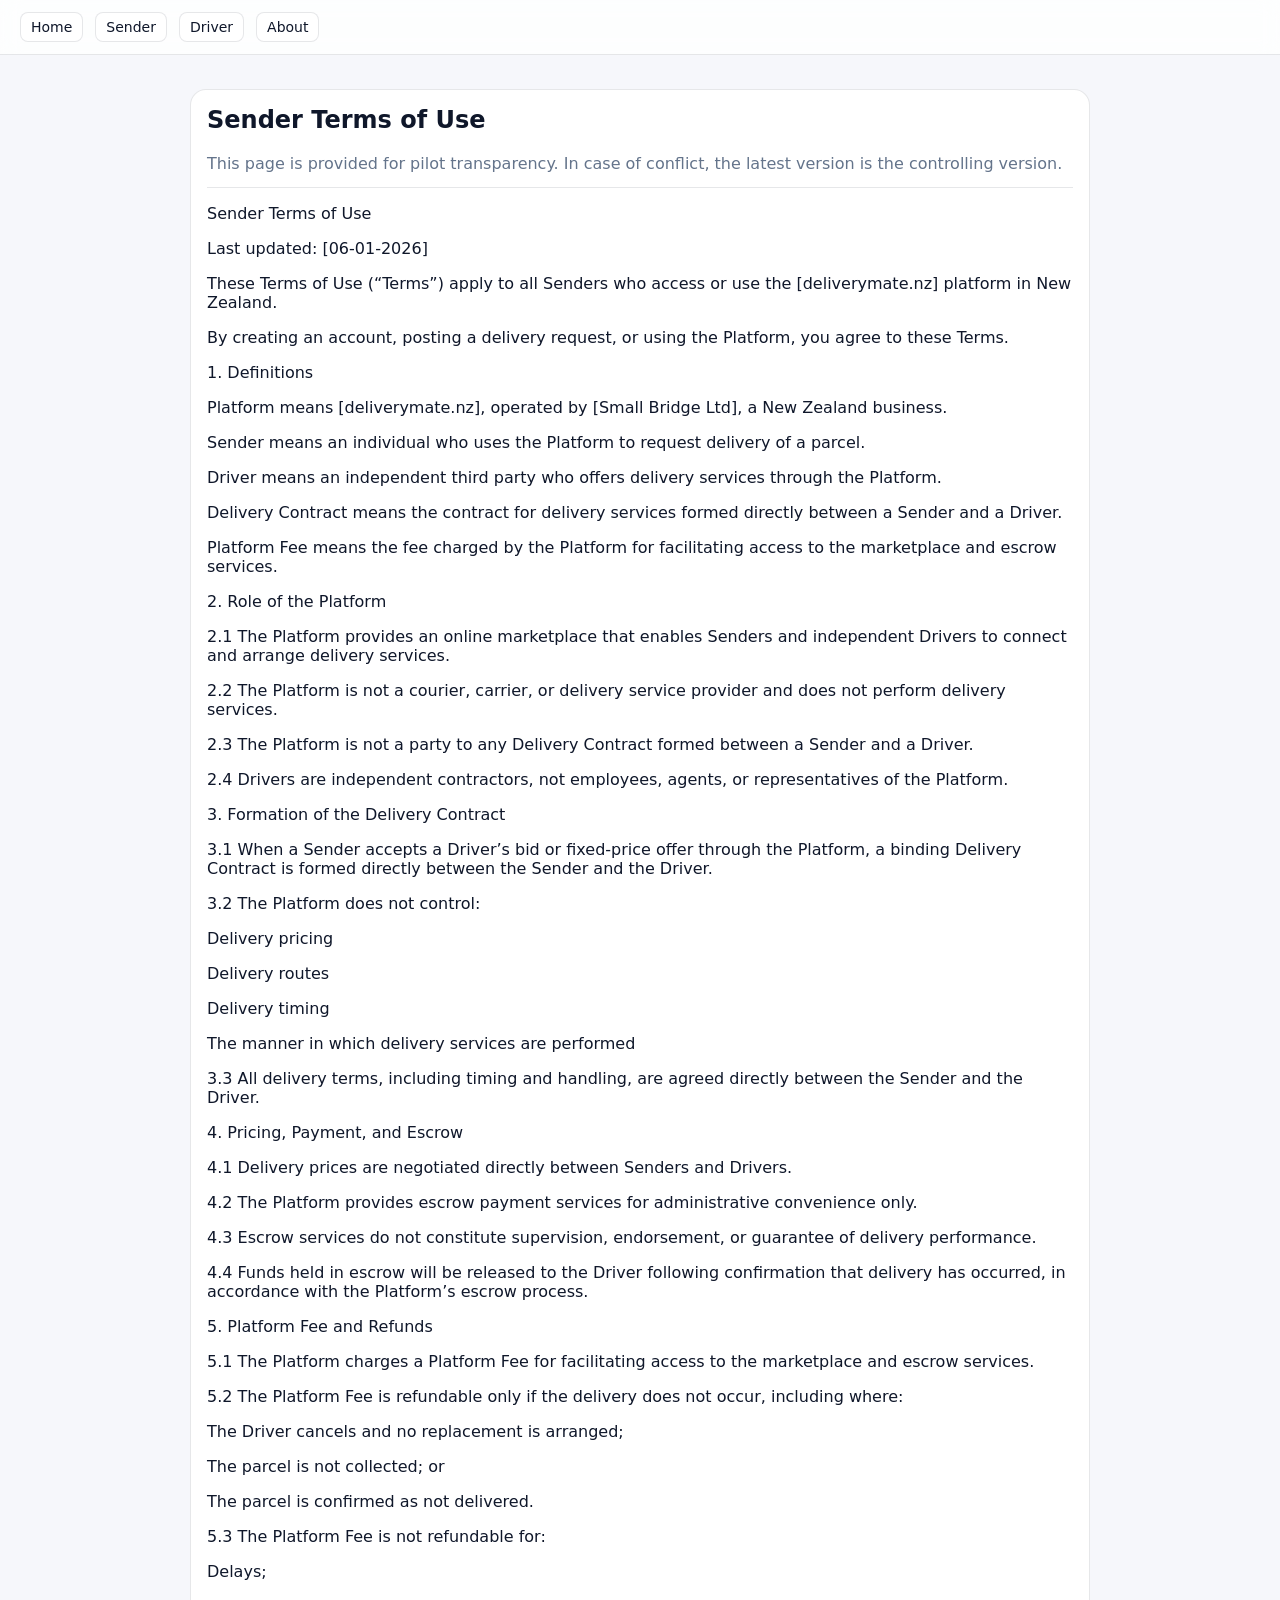
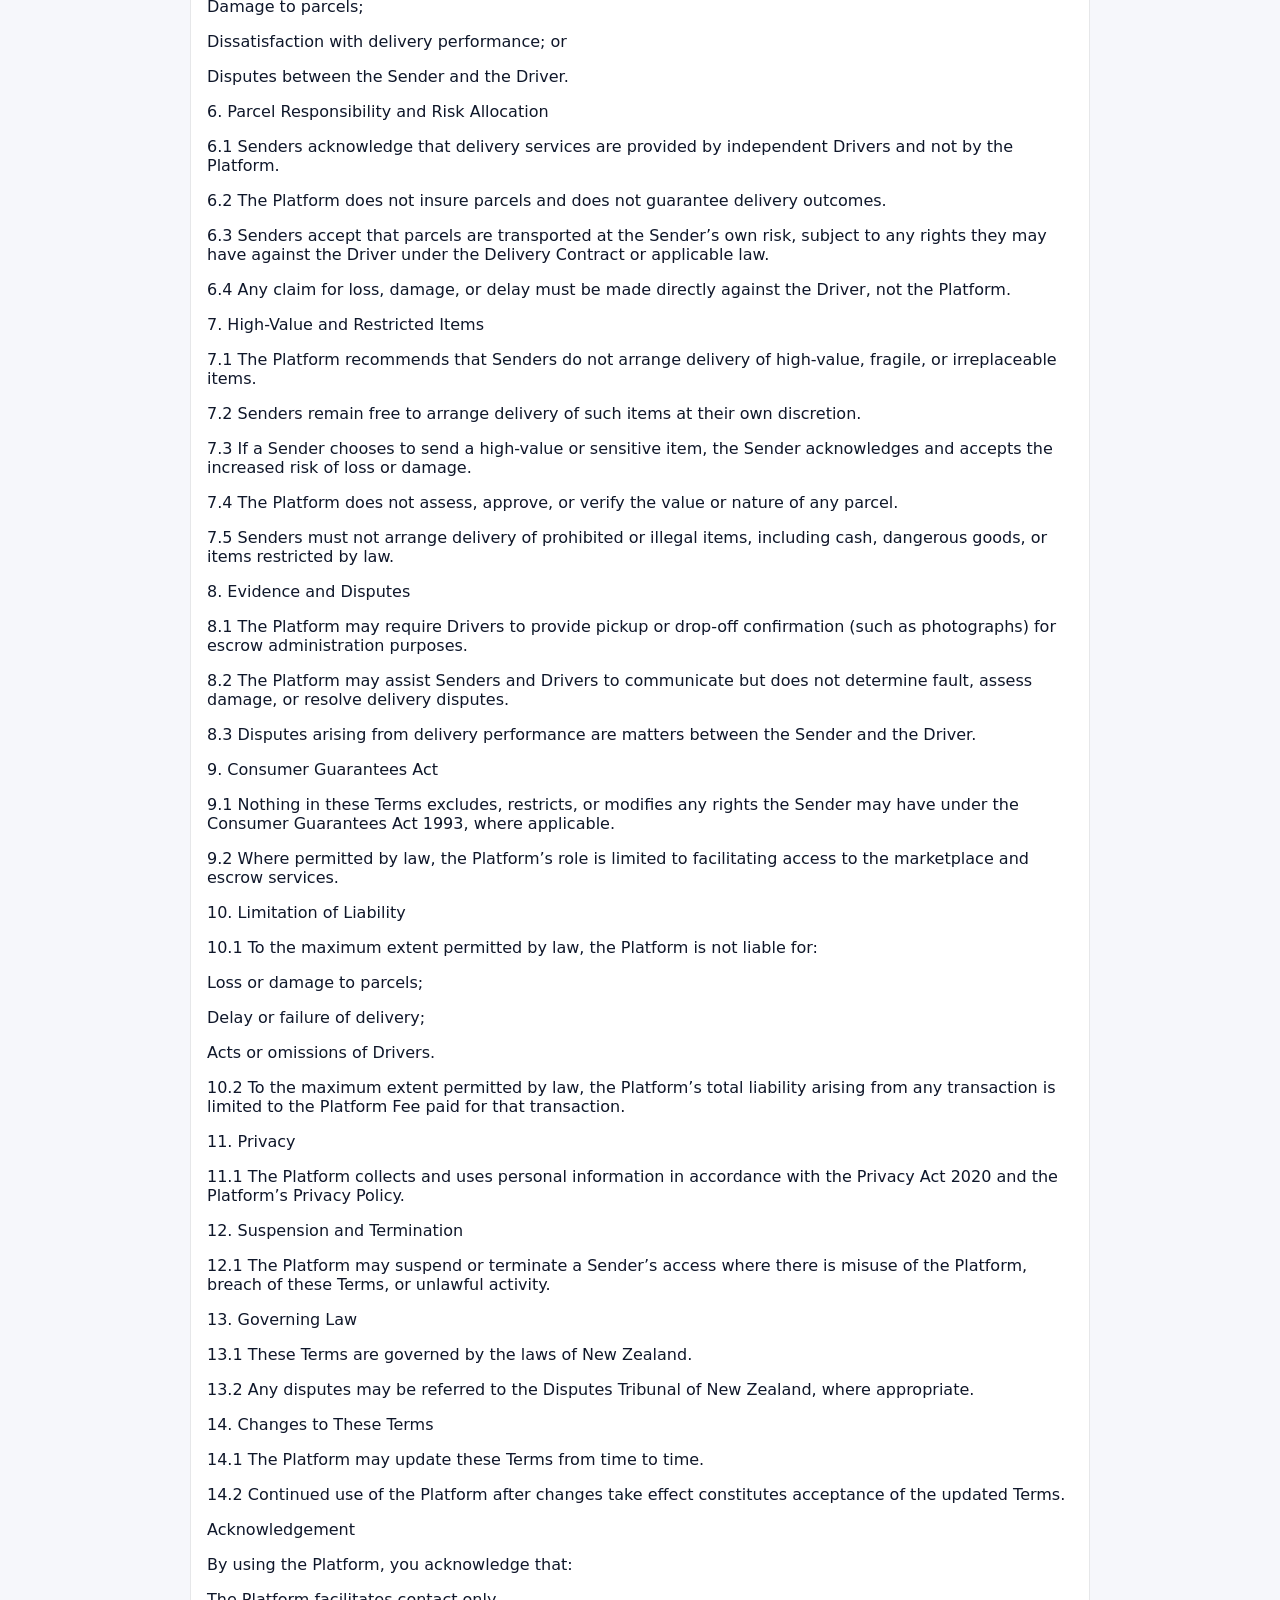
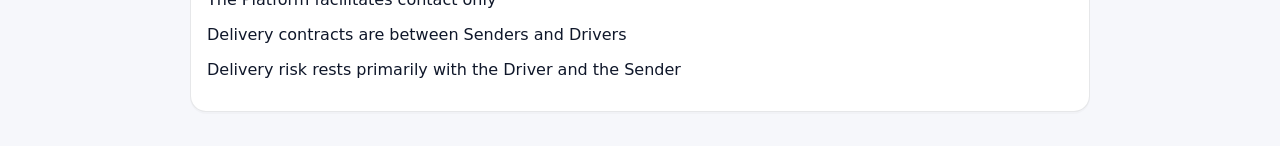
<file: terms/sender-terms.html>
<!doctype html>
<html lang="en">
<head>
  <meta charset="utf-8" />
  <meta name="viewport" content="width=device-width, initial-scale=1" />
  <title>Sender Terms of Use</title>
  <link rel="stylesheet" href="/css/main.css" />
  <link rel="stylesheet" href="/css/components.css" />
  <link rel="stylesheet" href="/css/layout.css" />
</head>
<body>
  <header class="topbar">
    <nav class="nav">
      <a href="/index.html">Home</a>
      <a href="/sender.html">Sender</a>
      <a href="/driver.html">Driver</a>
      <a href="/about.html">About</a>
    </nav>
  </header>

  <main class="container">
    <section class="card">
      <h1 style="margin-top:0;">Sender Terms of Use</h1>
      <div class="muted">This page is provided for pilot transparency. In case of conflict, the latest version is the controlling version.</div>
      <hr style="margin:14px 0; border:0; border-top:1px solid rgba(15,23,42,.10);" />
      <p>Sender Terms of Use</p>
<p>Last updated: [06-01-2026]</p>
<p>These Terms of Use (“Terms”) apply to all Senders who access or use the [deliverymate.nz] platform in New Zealand.</p>
<p>By creating an account, posting a delivery request, or using the Platform, you agree to these Terms.</p>
<p>1. Definitions</p>
<p>Platform means [deliverymate.nz], operated by [Small Bridge Ltd], a New Zealand business.</p>
<p>Sender means an individual who uses the Platform to request delivery of a parcel.</p>
<p>Driver means an independent third party who offers delivery services through the Platform.</p>
<p>Delivery Contract means the contract for delivery services formed directly between a Sender and a Driver.</p>
<p>Platform Fee means the fee charged by the Platform for facilitating access to the marketplace and escrow services.</p>
<p>2. Role of the Platform</p>
<p>2.1
 The Platform provides an online marketplace that enables Senders and independent Drivers to connect and arrange delivery services.</p>
<p>2.2
 The Platform is not a courier, carrier, or delivery service provider and does not perform delivery services.</p>
<p>2.3
 The Platform is not a party to any Delivery Contract formed between a Sender and a Driver.</p>
<p>2.4
 Drivers are independent contractors, not employees, agents, or representatives of the Platform.</p>
<p>3. Formation of the Delivery Contract</p>
<p>3.1
 When a Sender accepts a Driver’s bid or fixed-price offer through the Platform, a binding Delivery Contract is formed directly between the Sender and the Driver.</p>
<p>3.2
 The Platform does not control:</p>
<p>Delivery pricing</p>
<p>Delivery routes</p>
<p>Delivery timing</p>
<p>The manner in which delivery services are performed</p>
<p>3.3
 All delivery terms, including timing and handling, are agreed directly between the Sender and the Driver.</p>
<p>4. Pricing, Payment, and Escrow</p>
<p>4.1
 Delivery prices are negotiated directly between Senders and Drivers.</p>
<p>4.2
 The Platform provides escrow payment services for administrative convenience only.</p>
<p>4.3
 Escrow services do not constitute supervision, endorsement, or guarantee of delivery performance.</p>
<p>4.4
 Funds held in escrow will be released to the Driver following confirmation that delivery has occurred, in accordance with the Platform’s escrow process.</p>
<p>5. Platform Fee and Refunds</p>
<p>5.1
 The Platform charges a Platform Fee for facilitating access to the marketplace and escrow services.</p>
<p>5.2
 The Platform Fee is refundable only if the delivery does not occur, including where:</p>
<p>The Driver cancels and no replacement is arranged;</p>
<p>The parcel is not collected; or</p>
<p>The parcel is confirmed as not delivered.</p>
<p>5.3
 The Platform Fee is not refundable for:</p>
<p>Delays;</p>
<p>Damage to parcels;</p>
<p>Dissatisfaction with delivery performance; or</p>
<p>Disputes between the Sender and the Driver.</p>
<p>6. Parcel Responsibility and Risk Allocation</p>
<p>6.1
 Senders acknowledge that delivery services are provided by independent Drivers and not by the Platform.</p>
<p>6.2
 The Platform does not insure parcels and does not guarantee delivery outcomes.</p>
<p>6.3
 Senders accept that parcels are transported at the Sender’s own risk, subject to any rights they may have against the Driver under the Delivery Contract or applicable law.</p>
<p>6.4
 Any claim for loss, damage, or delay must be made directly against the Driver, not the Platform.</p>
<p>7. High-Value and Restricted Items</p>
<p>7.1
 The Platform recommends that Senders do not arrange delivery of high-value, fragile, or irreplaceable items.</p>
<p>7.2
 Senders remain free to arrange delivery of such items at their own discretion.</p>
<p>7.3
 If a Sender chooses to send a high-value or sensitive item, the Sender acknowledges and accepts the increased risk of loss or damage.</p>
<p>7.4
 The Platform does not assess, approve, or verify the value or nature of any parcel.</p>
<p>7.5
 Senders must not arrange delivery of prohibited or illegal items, including cash, dangerous goods, or items restricted by law.</p>
<p>8. Evidence and Disputes</p>
<p>8.1
 The Platform may require Drivers to provide pickup or drop-off confirmation (such as photographs) for escrow administration purposes.</p>
<p>8.2
 The Platform may assist Senders and Drivers to communicate but does not determine fault, assess damage, or resolve delivery disputes.</p>
<p>8.3
 Disputes arising from delivery performance are matters between the Sender and the Driver.</p>
<p>9. Consumer Guarantees Act</p>
<p>9.1
 Nothing in these Terms excludes, restricts, or modifies any rights the Sender may have under the Consumer Guarantees Act 1993, where applicable.</p>
<p>9.2
 Where permitted by law, the Platform’s role is limited to facilitating access to the marketplace and escrow services.</p>
<p>10. Limitation of Liability</p>
<p>10.1
 To the maximum extent permitted by law, the Platform is not liable for:</p>
<p>Loss or damage to parcels;</p>
<p>Delay or failure of delivery;</p>
<p>Acts or omissions of Drivers.</p>
<p>10.2
 To the maximum extent permitted by law, the Platform’s total liability arising from any transaction is limited to the Platform Fee paid for that transaction.</p>
<p>11. Privacy</p>
<p>11.1
 The Platform collects and uses personal information in accordance with the Privacy Act 2020 and the Platform’s Privacy Policy.</p>
<p>12. Suspension and Termination</p>
<p>12.1
 The Platform may suspend or terminate a Sender’s access where there is misuse of the Platform, breach of these Terms, or unlawful activity.</p>
<p>13. Governing Law</p>
<p>13.1
 These Terms are governed by the laws of New Zealand.</p>
<p>13.2
 Any disputes may be referred to the Disputes Tribunal of New Zealand, where appropriate.</p>
<p>14. Changes to These Terms</p>
<p>14.1
 The Platform may update these Terms from time to time.</p>
<p>14.2
 Continued use of the Platform after changes take effect constitutes acceptance of the updated Terms.</p>
<p>Acknowledgement</p>
<p>By using the Platform, you acknowledge that:</p>
<p>The Platform facilitates contact only</p>
<p>Delivery contracts are between Senders and Drivers</p>
<p>Delivery risk rests primarily with the Driver and the Sender</p>
    </section>
  </main>
</body>
</html>
</file>
<file: css/main.css>
:root {
  --bg: #f6f7fb;
  --card: #ffffff;
  --text: #0f172a;
  --muted: #64748b;
  --border: rgba(15,23,42,.10);
  --radius: 16px;
  --primary: #0f172a;
  --primary-hover: #1e293b;
}

body {
  margin: 0;
  background: var(--bg);
  font-family: system-ui, -apple-system, Segoe UI, Roboto, sans-serif;
  color: var(--text);
}

h1, h2, h3 {
  margin-top: 0;
}

.muted {
  color: var(--muted);
}

.btn-row {
  display: flex;
  gap: 10px;
  flex-wrap: wrap;
}

/* ✅ Minimal form styling for consistent look */
label {
  display: block;
  margin-top: 10px;
  font-size: 14px;
  font-weight: 600;
  color: rgba(15,23,42,.82);
}

input, select, textarea {
  width: 100%;
  box-sizing: border-box;
  margin-top: 6px;
  padding: 10px 12px;
  border-radius: 12px;
  border: 1px solid rgba(15,23,42,.18);
  background: #fff;
  color: var(--text);
  font-size: 14px;
  outline: none;
}

textarea { min-height: 90px; resize: vertical; }

input[type="file"] {
  padding: 10px;
}

hr {
  border: 0;
  border-top: 1px solid rgba(15,23,42,.12);
}

/* ✅ Keyboard focus */
:focus-visible {
  outline: 3px solid rgba(2,132,199,.35);
  outline-offset: 2px;
}
</file>
<file: css/components.css>
/* Buttons */
.btn {
  padding: 10px 14px;
  border-radius: 12px;
  border: 1px solid var(--primary);
  background: var(--primary);
  color: #fff;
  cursor: pointer;
  font-weight: 600;
  letter-spacing: .2px;
  transition: background .15s, opacity .15s, transform .05s;
  display: inline-flex;
  align-items: center;
  justify-content: center;
  gap: 8px;
}

/* Ensure <a class="btn"> looks like a button */
a.btn { text-decoration: none; }
a.btn:visited { color: #fff; }

.btn:hover {
  background: var(--primary-hover);
}

.btn:active {
  transform: translateY(1px);
}

.btn.secondary {
  background: #fff;
  color: var(--primary);
  border-color: rgba(15,23,42,.22);
}

.btn.ghost {
  background: transparent;
  color: var(--primary);
  border-color: rgba(15,23,42,.12);
}

.btn:disabled {
  opacity: .55;
  cursor: not-allowed;
}

/* Cards */
.card {
  background: var(--card);
  border: 1px solid var(--border);
  border-radius: var(--radius);
  padding: 16px;
  margin: 14px 0;
  box-shadow: 0 2px 0 rgba(15,23,42,.02);
}

.card.compact {
  padding: 12px;
}

/* Alerts */
.alert {
  margin: 10px 0;
  padding: 12px 14px;
  border-radius: 12px;
  font-size: 14px;
  line-height: 1.4;
}

.alert.success {
  background: rgba(34,197,94,.12);
  border: 1px solid rgba(34,197,94,.25);
  color: #166534;
}

.alert.error {
  background: rgba(239,68,68,.12);
  border: 1px solid rgba(239,68,68,.25);
  color: #991b1b;
}

/* Pilot banner (copy-only; no logic) */
.banner {
  margin: 14px 0;
  padding: 12px 14px;
  border-radius: 14px;
  border: 1px solid rgba(15,23,42,.14);
  background: rgba(2,132,199,.08);
}

.banner strong { font-weight: 700; }

/* Status UI */
.pill {
  display: inline-flex;
  align-items: center;
  gap: 8px;
  padding: 6px 10px;
  border-radius: 999px;
  border: 1px solid rgba(15,23,42,.14);
  background: rgba(15,23,42,.03);
  font-size: 13px;
  font-weight: 650;
}

.timeline {
  margin: 10px 0 4px;
  display: flex;
  flex-wrap: wrap;
  gap: 8px;
}

.step {
  display: inline-flex;
  align-items: center;
  gap: 8px;
  padding: 6px 10px;
  border-radius: 999px;
  border: 1px solid rgba(15,23,42,.14);
  font-size: 13px;
}

.step.done {
  background: rgba(34,197,94,.10);
  border-color: rgba(34,197,94,.22);
}

.step.active {
  background: rgba(2,132,199,.10);
  border-color: rgba(2,132,199,.22);
}

.step.todo {
  background: rgba(15,23,42,.02);
}

.next-action {
  margin-top: 10px;
  padding-top: 10px;
  border-top: 1px solid rgba(15,23,42,.10);
  font-size: 14px;
}

/* Debug JSON (kept for pilot troubleshooting; hidden by default) */
details.debug {
  margin-top: 10px;
}

details.debug > summary {
  cursor: pointer;
  color: rgba(15,23,42,.72);
  font-size: 13px;
}

/* JSON viewer */
pre {
  background: #0f172a;
  color: #e2e8f0;
  padding: 12px;
  border-radius: 12px;
  overflow: auto;
  border: 1px solid rgba(255,255,255,.08);
}

/* Utility spacing */
.mt-2 { margin-top: 10px; }
.mb-2 { margin-bottom: 10px; }

/* Tables (admin dashboard) */
.table {
  width: 100%;
  border-collapse: collapse;
}

.table th,
.table td {
  padding: 8px 10px;
  border-bottom: 1px solid rgba(15,23,42,.10);
  text-align: left;
  vertical-align: top;
  font-size: 14px;
}

.table thead th {
  font-weight: 600;
  color: rgba(15,23,42,.72);
}

/* Issue report output */
#senderIssueOut, #driverIssueOut { min-height: 80px; white-space: pre-wrap; }

/* Sender/Driver gating (pilot convenience) */
.locked .requires-sender { display: none; }
.locked .requires-driver { display: none; }

#senderAuthControls, #driverAuthControls { margin-top: 10px; }

.hidden { display: none; }

/* Auth-gated dashboards */
.locked #senderDashboard, .locked #driverDashboard { display: none; }

/* ✅ IMPORTANT: keep auth area visible even when unlocked (so Logout is always available) */
.unlocked #senderAuthArea, .unlocked #driverAuthArea { display: block; }

/* Inline action result (sender/driver) */
.result { margin-top: 10px; }
.result .alert { margin: 0; }
.details-hint { margin-top: 8px; }
</file>
<file: css/layout.css>
/* Page container */
.container {
  max-width: 900px;
  margin: 0 auto;
  padding: 20px;
}

/* Top navigation bar */
.topbar {
  background: rgba(255,255,255,.8);
  backdrop-filter: blur(10px);
  border-bottom: 1px solid var(--border);
  padding: 12px 20px;
  position: sticky;
  top: 0;
  z-index: 50;
}

/* Navigation links */
.nav {
  display: flex;
  gap: 12px;

  /* ✅ Mobile-friendly nav */
  flex-wrap: wrap;
}

@media (max-width: 560px) {
  .nav {
    flex-wrap: nowrap;
    overflow-x: auto;
    -webkit-overflow-scrolling: touch;
    padding-bottom: 6px;
  }
  .nav a {
    white-space: nowrap;
  }
}

.nav a {
  text-decoration: none;
  color: var(--primary);
  padding: 6px 10px;
  border-radius: 8px;
  background: rgba(255,255,255,.6);
  border: 1px solid var(--border);
  font-size: 14px;
}

.nav a.active {
  background: var(--primary);
  color: #fff;
}

/* Grid (used in admin dashboard) */
.grid {
  display: grid;
  grid-template-columns: repeat(auto-fit, minmax(180px, 1fr));
  gap: 12px;
}
</file>
